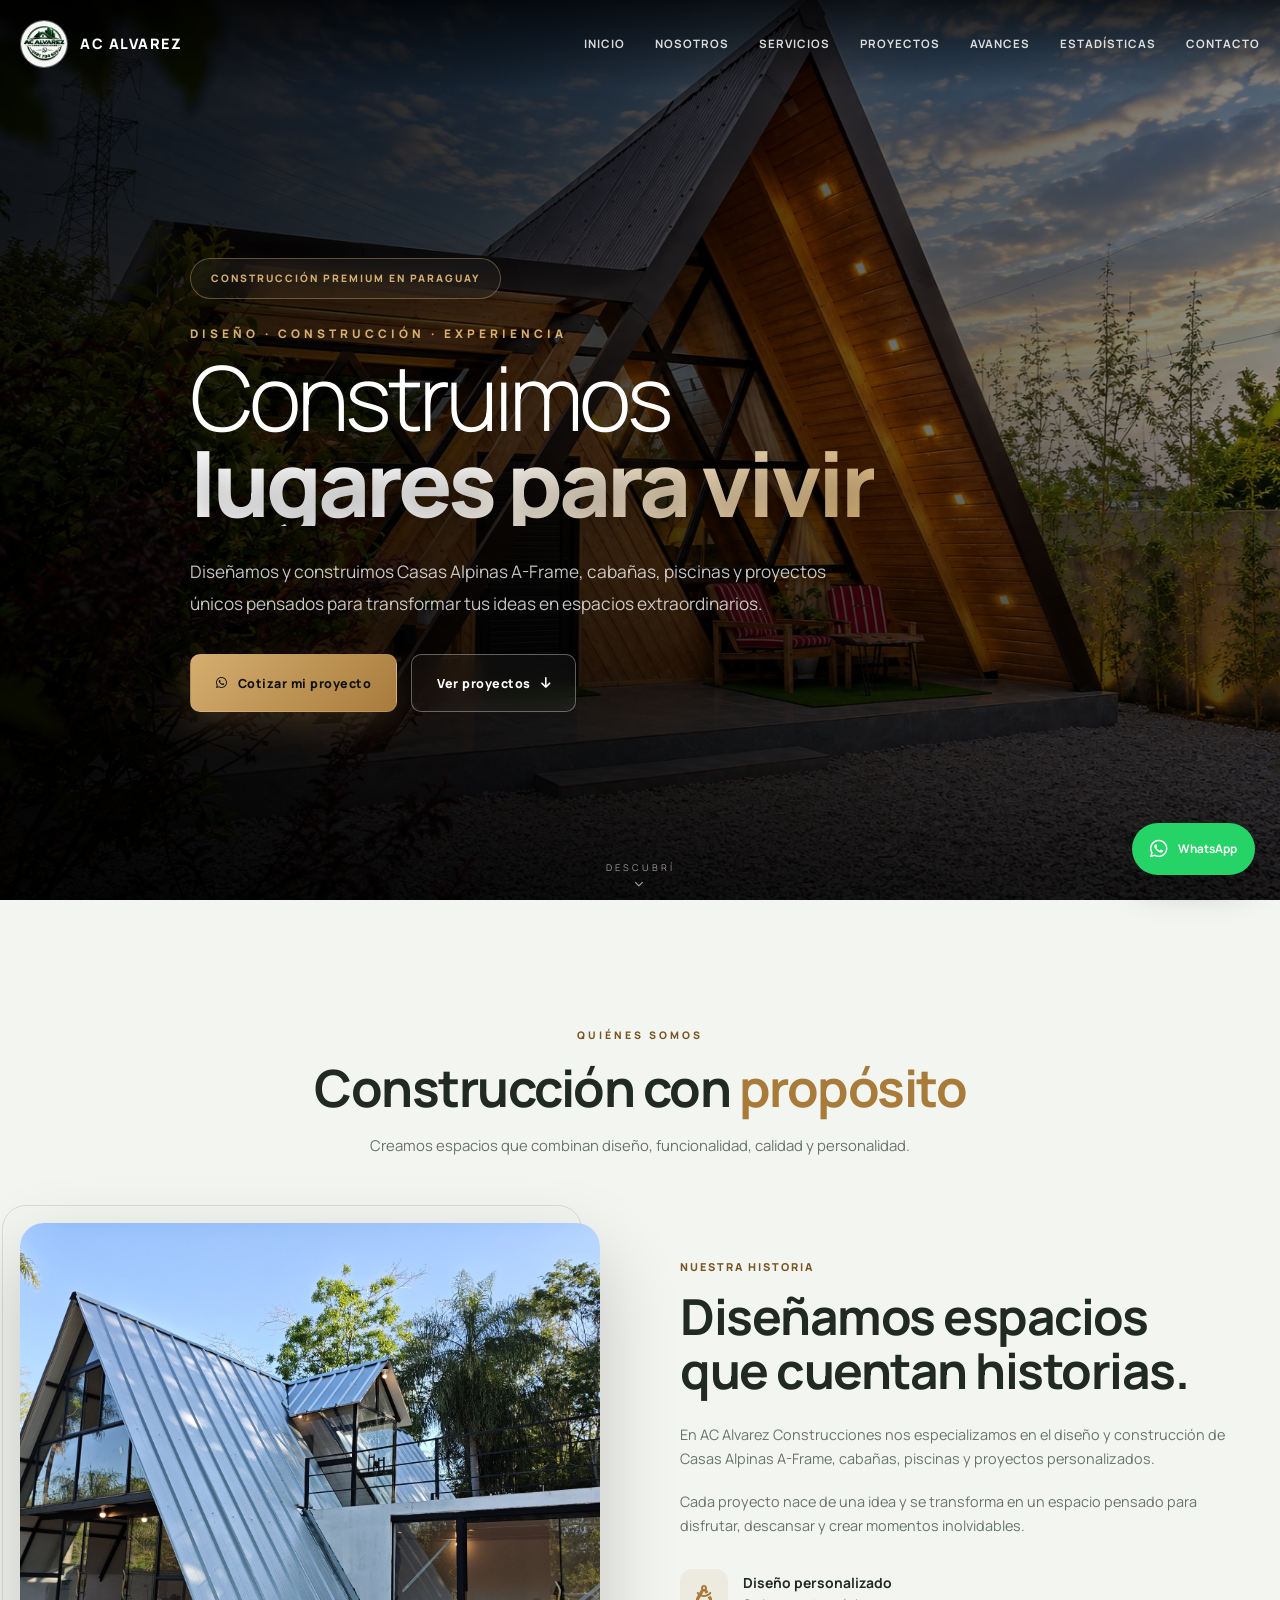
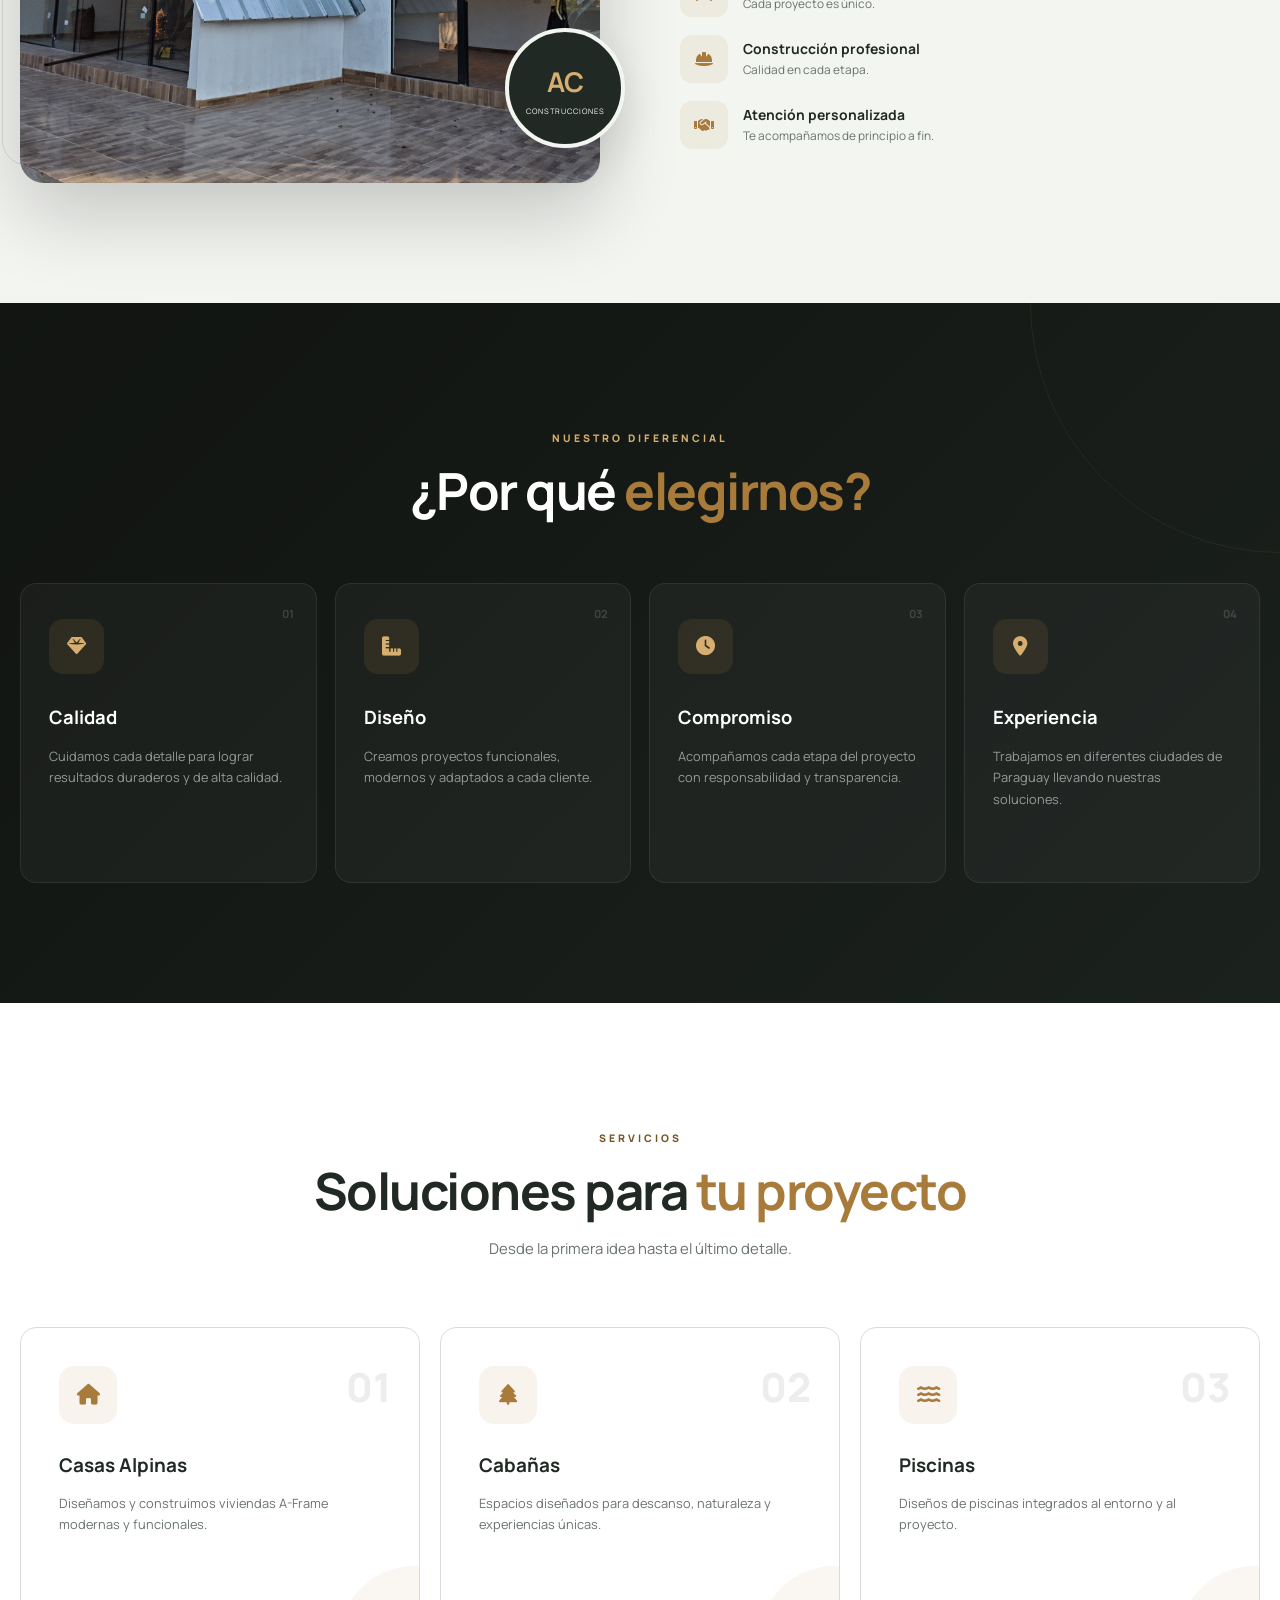
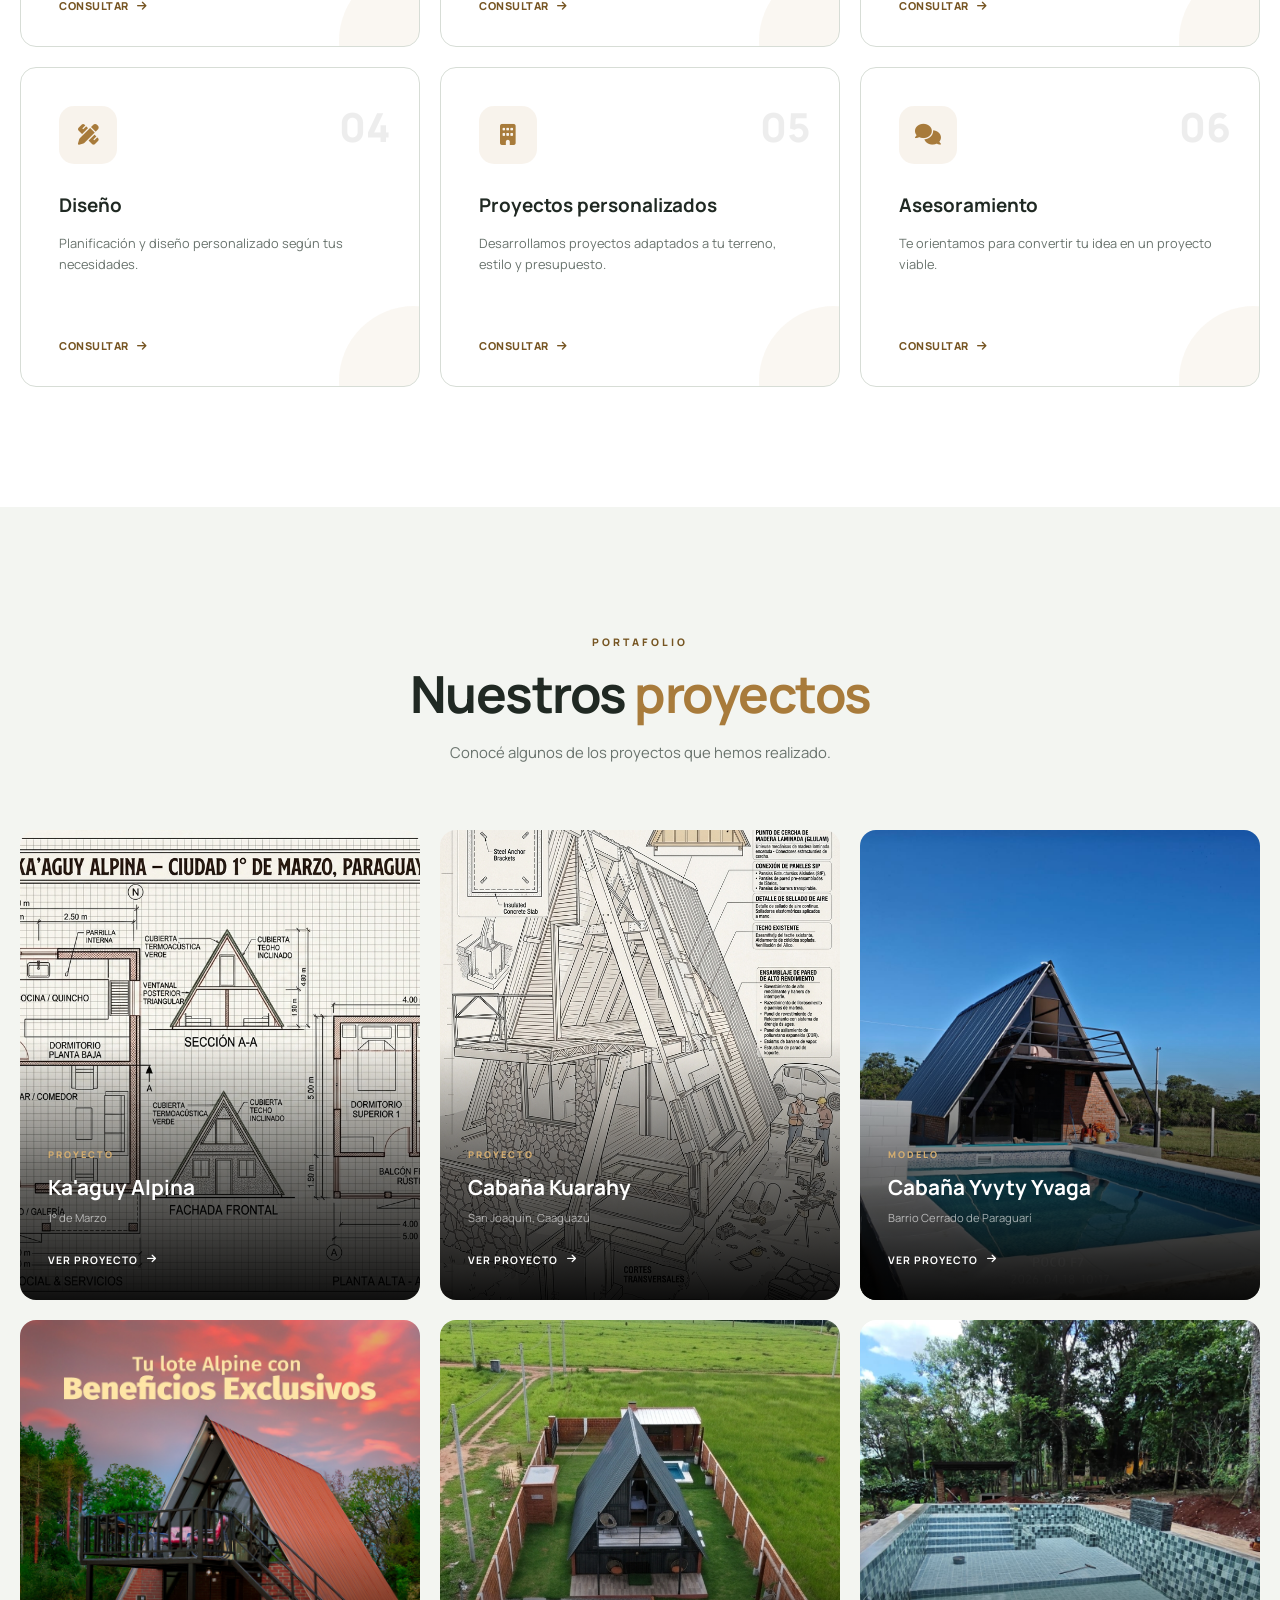
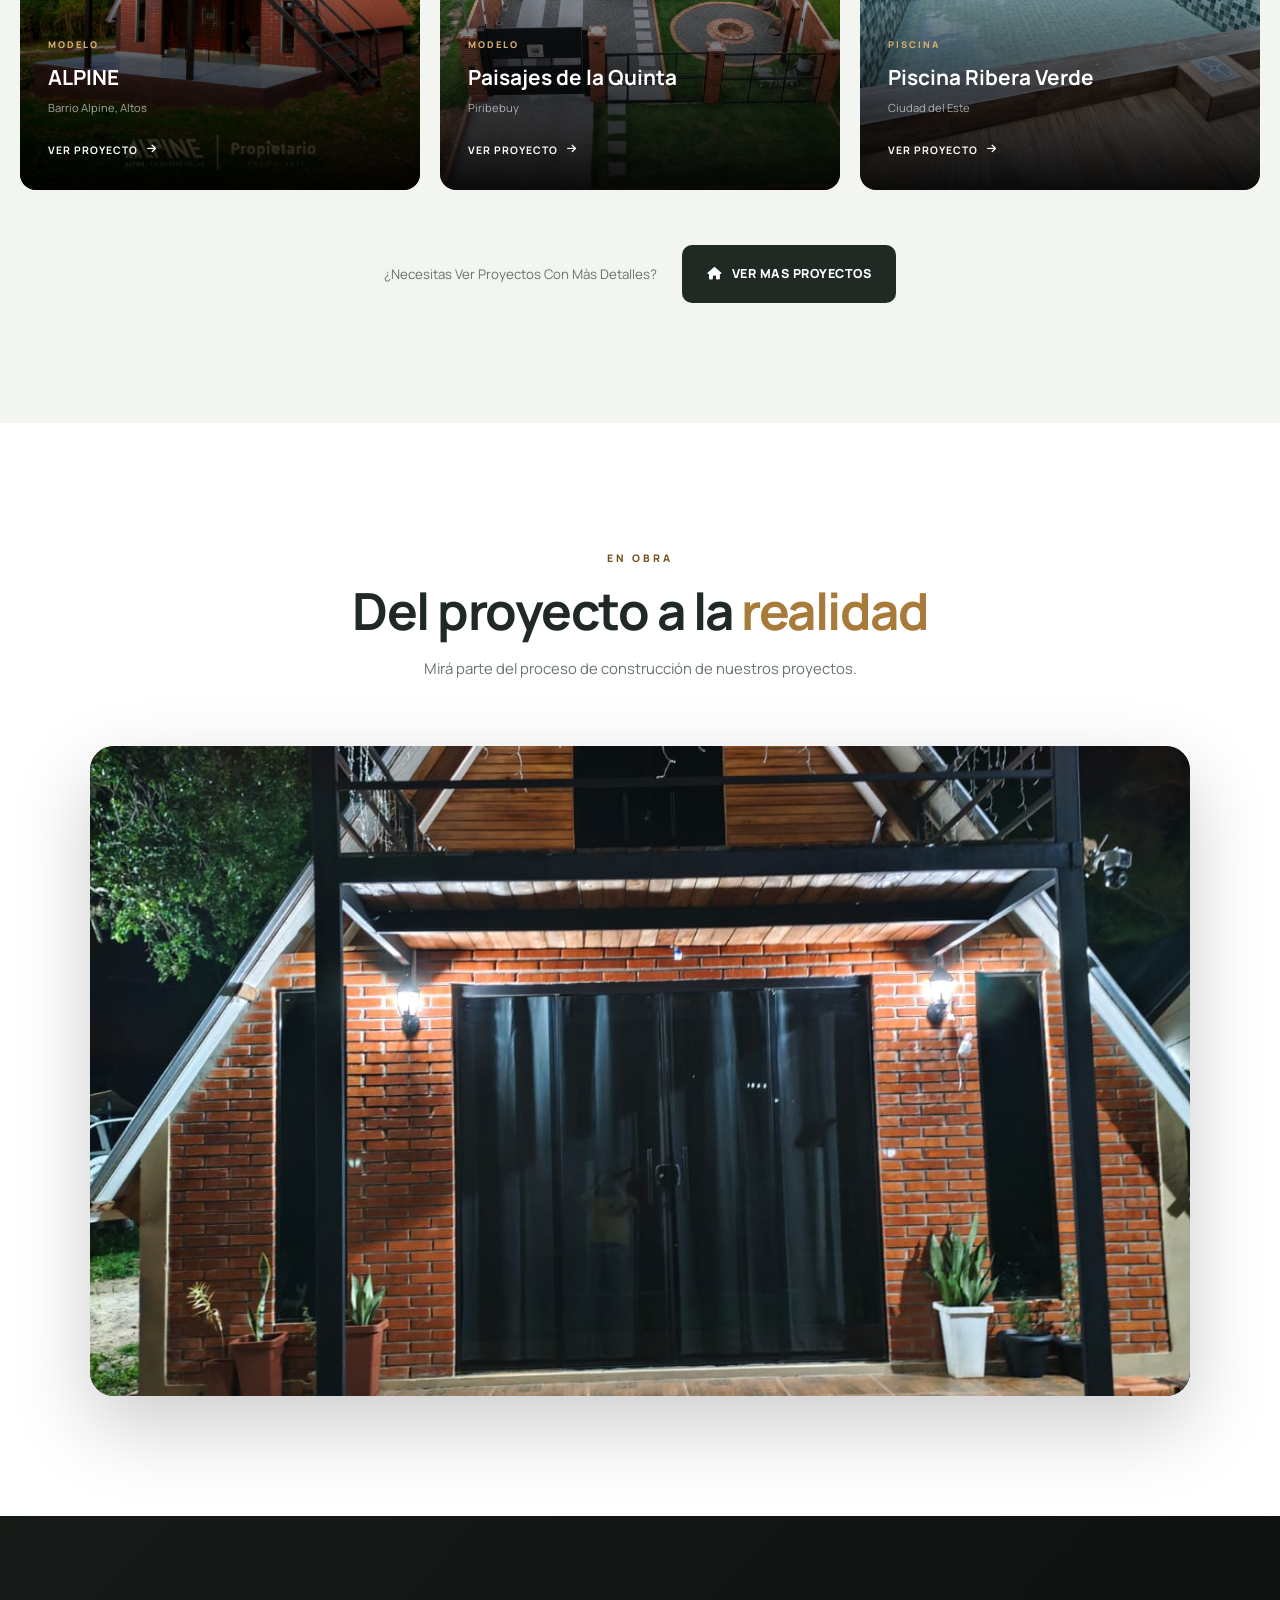
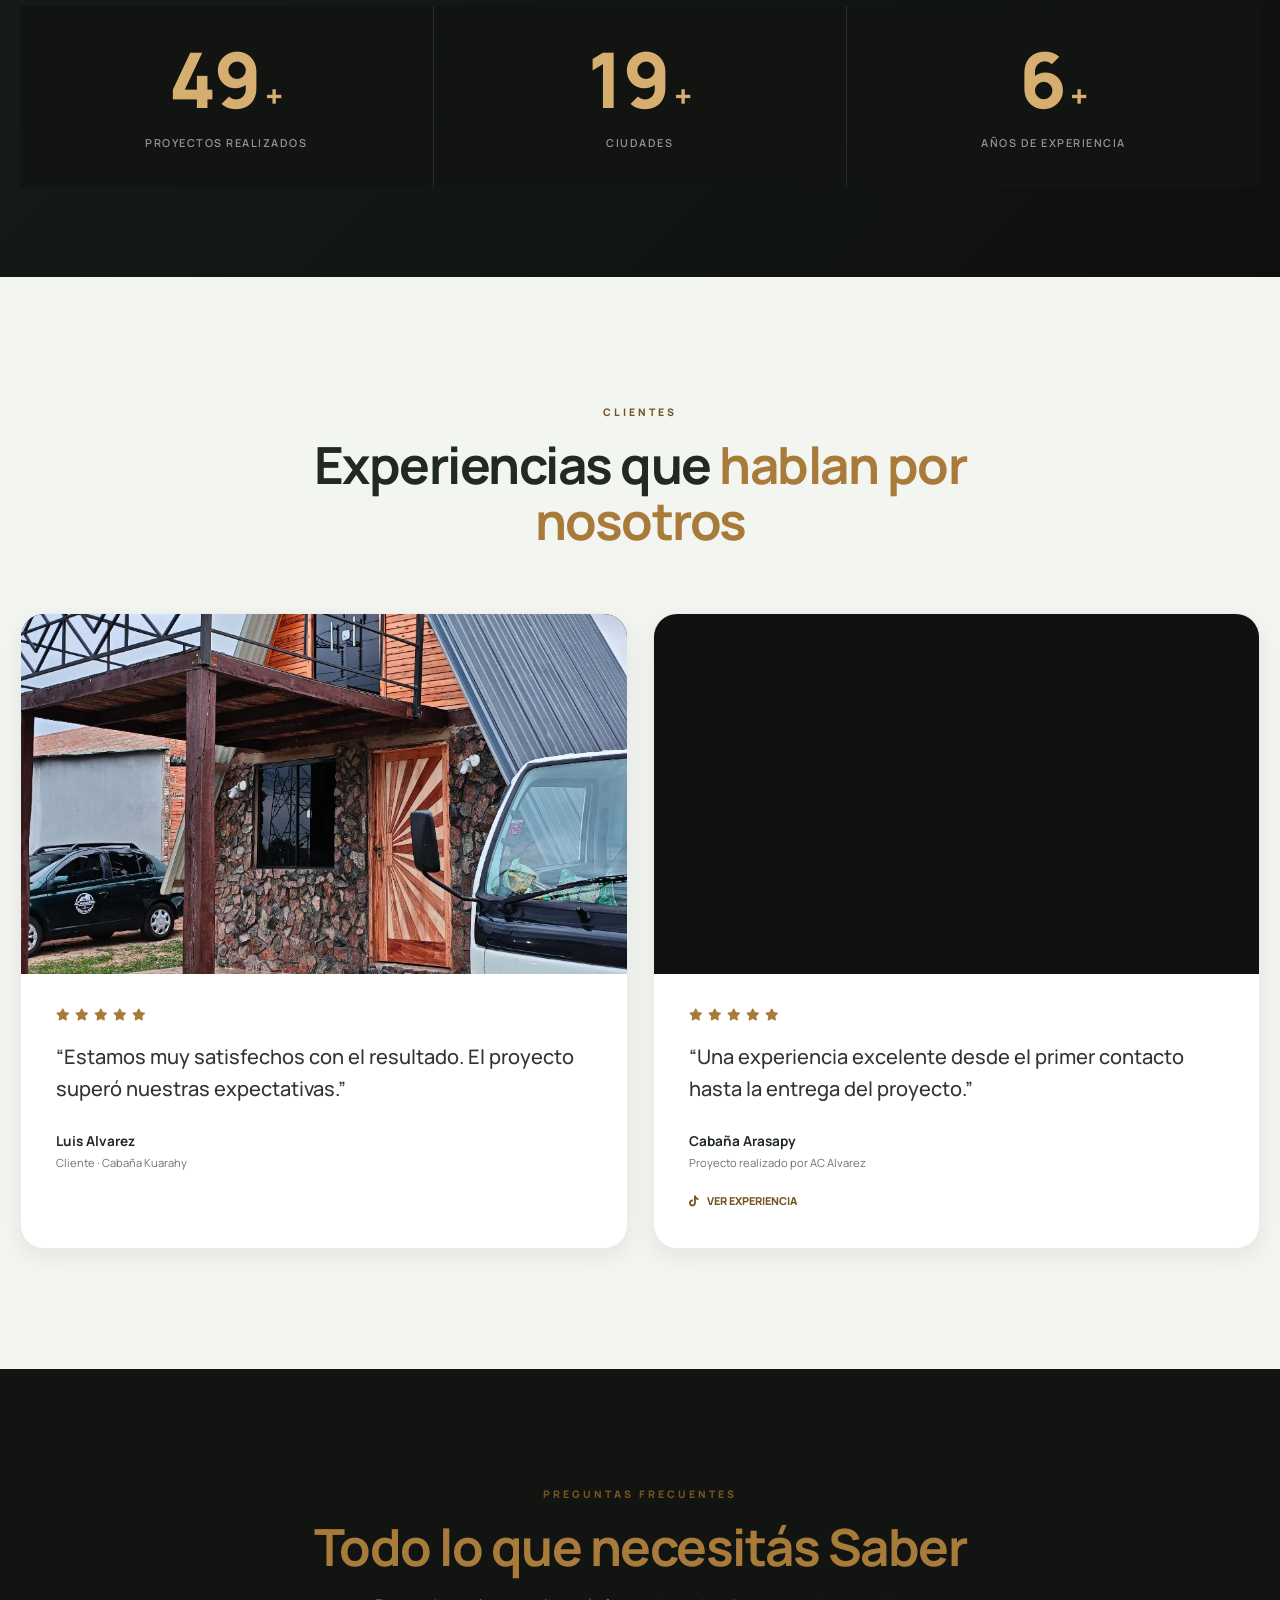
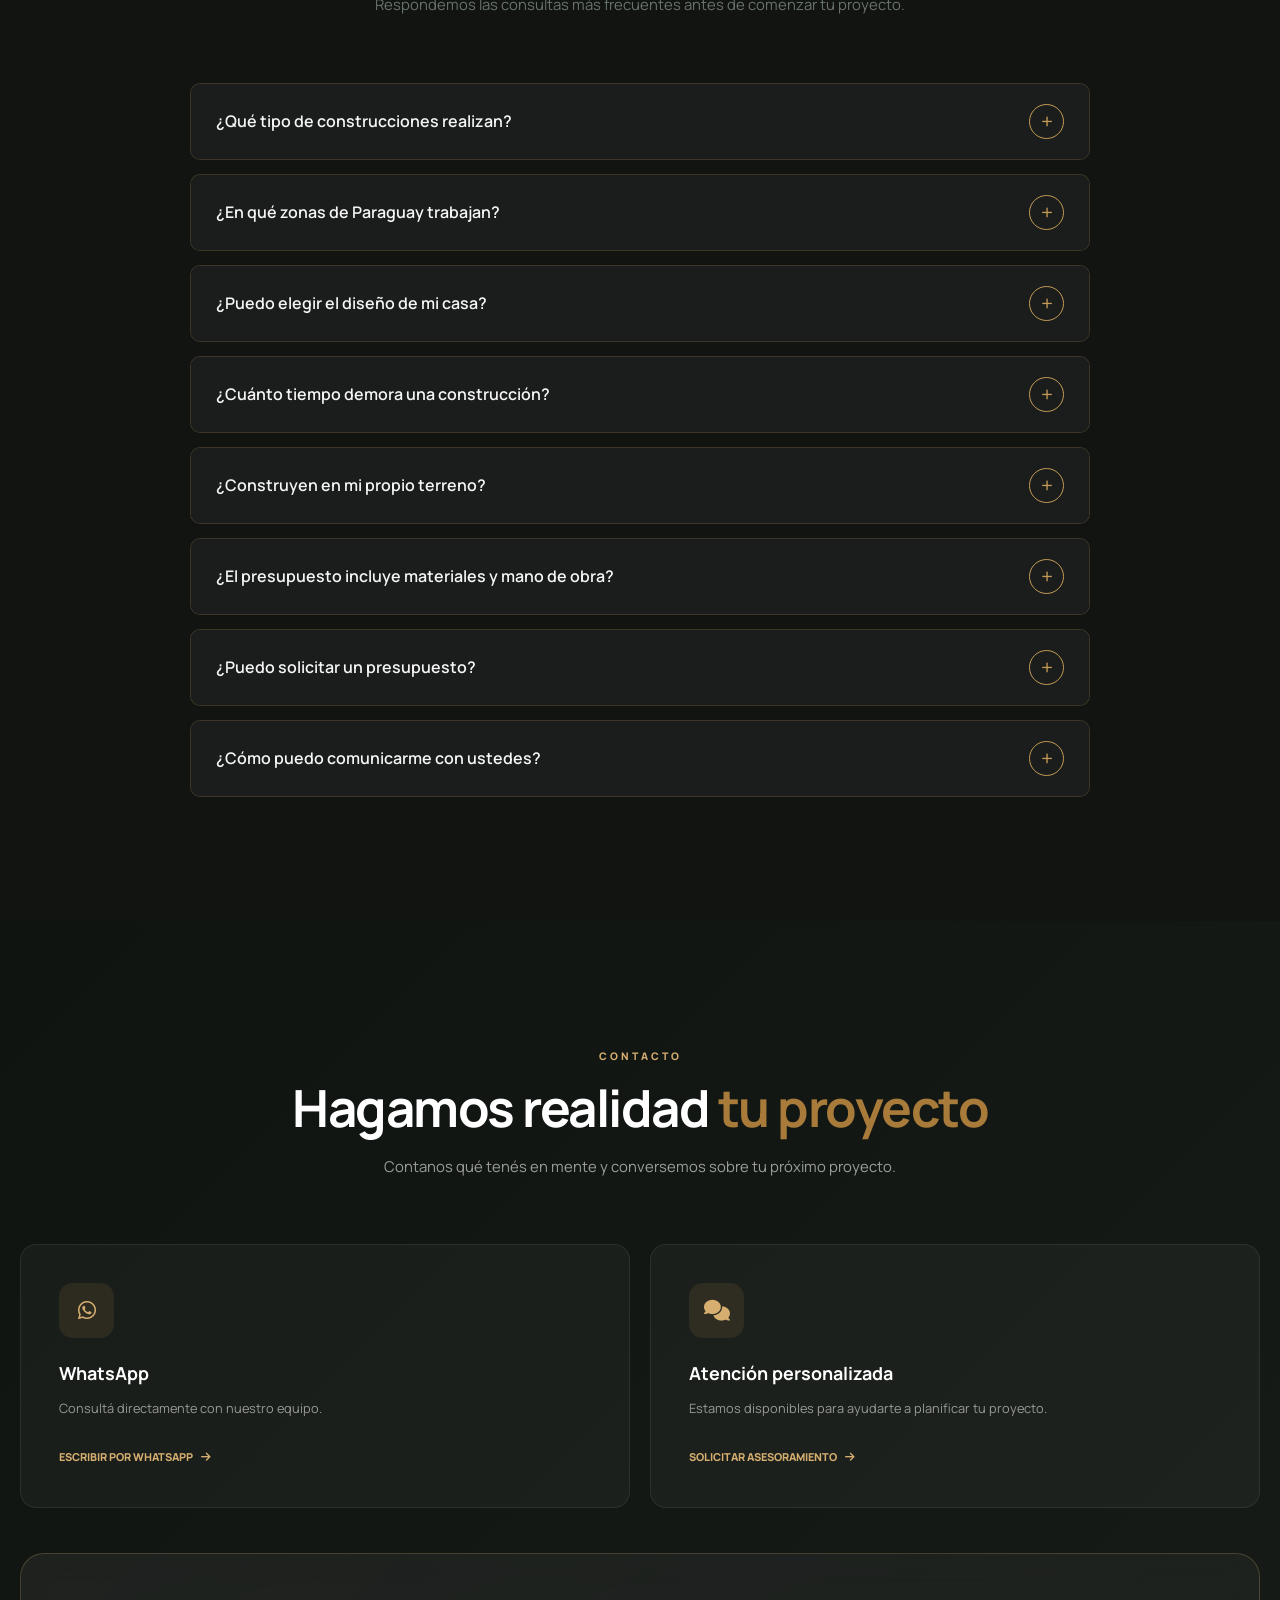
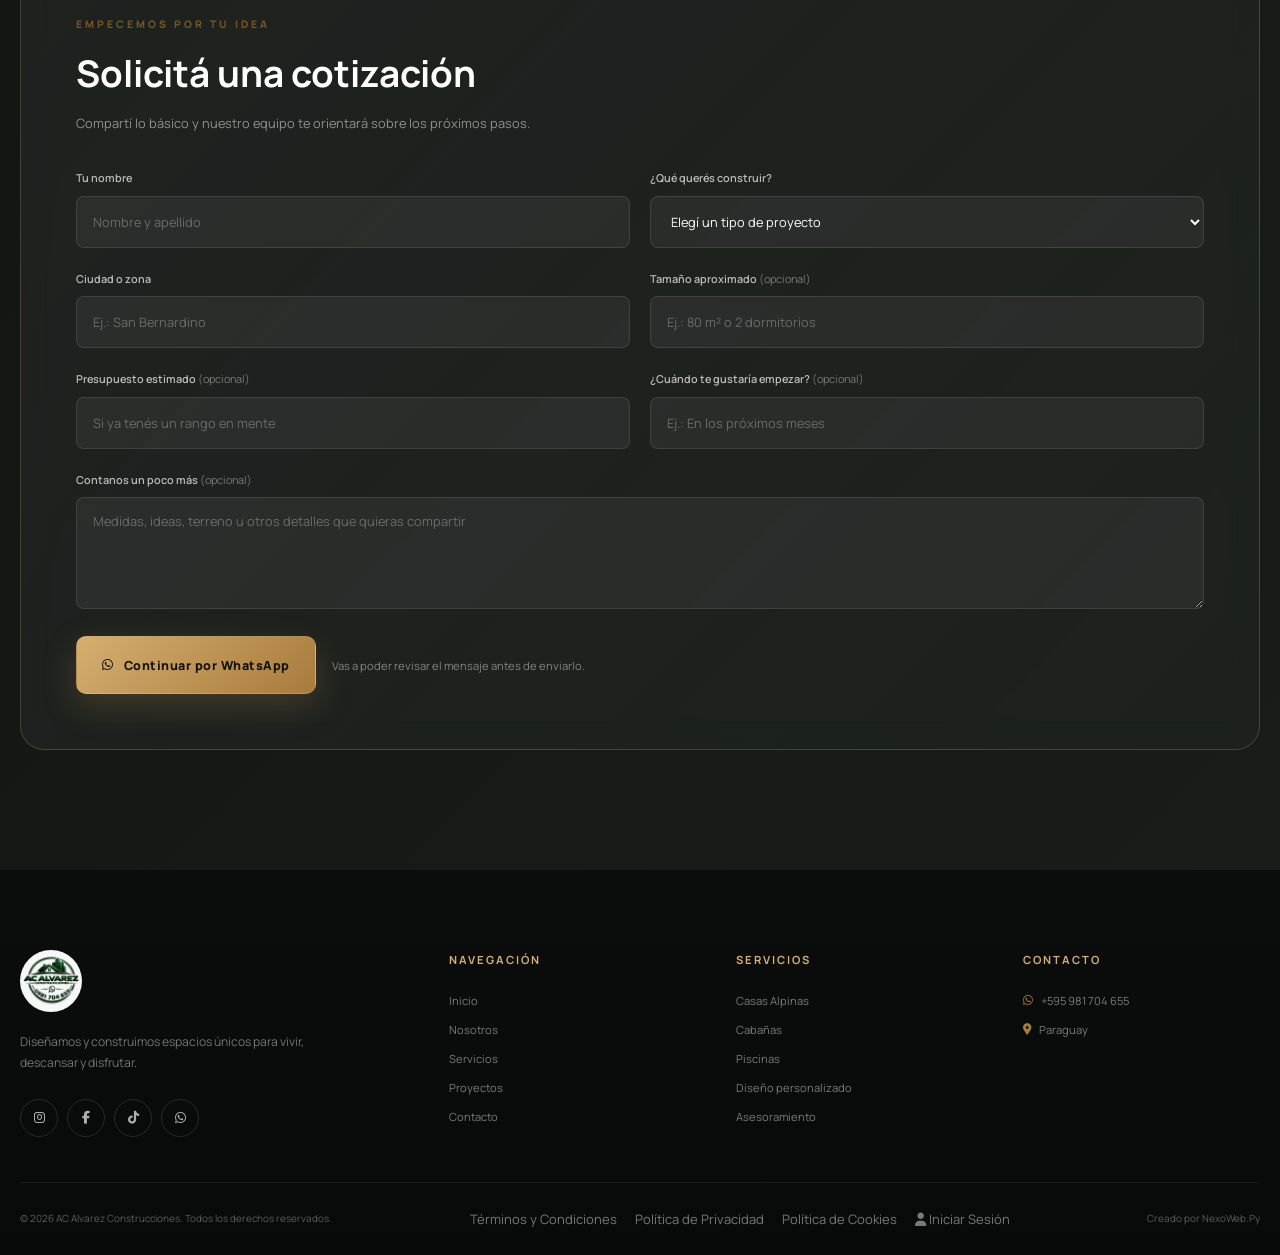
<file: index.html>
<!DOCTYPE html>
<html lang="es-PY">



 <head>

    <!-- =====================================================
         CONFIGURACIÓN PRINCIPAL
    ====================================================== -->

    <meta charset="UTF-8">

    <meta name="viewport"
          content="width=device-width, initial-scale=1, viewport-fit=cover, interactive-widget=resizes-content">

    <meta name="theme-color"
          content="#202923">

    <meta name="color-scheme"
          content="dark light">

    <meta name="format-detection"
          content="telephone=yes">

    <meta name="language"
          content="Spanish">

    <meta name="content-language"
          content="es-PY">


    <!-- =====================================================
         GOOGLE SEARCH CONSOLE
         Mantener el archivo HTML de verificación en la raíz.
    ====================================================== -->

    <!--
    Si utilizaste el método "Archivo HTML",
    NO necesitás esta metaetiqueta.

    Si Google te proporciona una etiqueta HTML,
    colocala aquí:

    <meta name="google-site-verification"
          content="TU_CODIGO">
    -->


    <!-- =====================================================
         SEO PRINCIPAL
    ====================================================== -->

    <title>
        AC Alvarez Construcciones | Casas Alpinas A-Frame en Paraguay
    </title>

    <meta name="description"
          content="AC Alvarez Construcciones diseña y construye Casas Alpinas A-Frame, cabañas, piscinas y proyectos personalizados en Paraguay. Conocé nuestros proyectos y consultá por tu próxima construcción.">

    <meta name="author"
          content="AC Alvarez Construcciones">

    <meta name="publisher"
          content="AC Alvarez Construcciones">

    <meta name="robots"
          content="index, follow, max-image-preview:large, max-snippet:-1, max-video-preview:-1">

    <meta name="googlebot"
          content="index, follow, max-image-preview:large, max-snippet:-1, max-video-preview:-1">


    <!-- =====================================================
         KEYWORDS
         No es un factor principal de ranking para Google,
         pero se mantiene como referencia semántica.
    ====================================================== -->

    <meta name="keywords"
          content="casas alpinas Paraguay, casas A-Frame Paraguay, casas alpinas A-Frame, cabañas Paraguay, construcción Paraguay, casas de madera Paraguay, piscinas Paraguay, construcción de cabañas, proyectos personalizados, AC Alvarez Construcciones">


    <!-- =====================================================
         GEO / SEO LOCAL
    ====================================================== -->

    <meta name="geo.region"
          content="PY">

    <meta name="geo.country"
          content="Paraguay">

    <meta name="geo.placename"
          content="Paraguay">


    <!-- =====================================================
         URL CANÓNICA
    ====================================================== -->

    <link
        rel="canonical"
        href="https://nexowebpy.github.io/Alvarez_Construcciones/"
    >


    <!-- =====================================================
         OPEN GRAPH
         WhatsApp / Facebook / Messenger
    ====================================================== -->

    <meta property="og:type"
          content="website">

    <meta property="og:site_name"
          content="AC Alvarez Construcciones">

    <meta property="og:locale"
          content="es_PY">

    <meta property="og:title"
          content="AC Alvarez Construcciones | Casas Alpinas A-Frame">

    <meta property="og:description"
          content="Diseño y construcción de Casas Alpinas A-Frame, cabañas, piscinas y proyectos personalizados en Paraguay.">

    <meta property="og:url"
          content="https://nexowebpy.github.io/Alvarez_Construcciones/">

    <meta property="og:image"
          content="https://nexowebpy.github.io/Alvarez_Construcciones/Fo1.jpg">

    <meta property="og:image:secure_url"
          content="https://nexowebpy.github.io/Alvarez_Construcciones/Fo1.jpg">

    <meta property="og:image:type"
          content="image/jpeg">

    <meta property="og:image:width"
          content="1200">

    <meta property="og:image:height"
          content="630">

    <meta property="og:image:alt"
          content="AC Alvarez Construcciones - Casas Alpinas A-Frame en Paraguay">


    <!-- =====================================================
         TWITTER / X
    ====================================================== -->

    <meta name="twitter:card"
          content="summary_large_image">

    <meta name="twitter:title"
          content="AC Alvarez Construcciones | Casas Alpinas A-Frame">

    <meta name="twitter:description"
          content="Casas Alpinas A-Frame, cabañas, piscinas y proyectos personalizados en Paraguay.">

    <meta name="twitter:image"
          content="https://nexowebpy.github.io/Alvarez_Construcciones/Fo1.jpg">

    <meta name="twitter:image:alt"
          content="Casa Alpina A-Frame de AC Alvarez Construcciones">


    <!-- =====================================================
         FAVICON
    ====================================================== -->

    <link
        rel="icon"
        type="image/jpeg"
        href="CasaAlpinaLogo.jpeg"
    >

    <link
        rel="apple-touch-icon"
        href="CasaAlpinaLogo.jpeg"
    >


    <!-- =====================================================
         SITEMAP
    ====================================================== -->

    <link
        rel="sitemap"
        type="application/xml"
        title="Sitemap"
        href="sitemap.xml"
    >


    <!-- =====================================================
         GOOGLE FONTS
    ====================================================== -->

    <link rel="preconnect"
          href="https://fonts.googleapis.com">

    <link rel="preconnect"
          href="https://fonts.gstatic.com"
          crossorigin>

    <link
        href="https://fonts.googleapis.com/css2?family=Manrope:wght@300;400;500;600;700;800&display=swap"
        rel="stylesheet"
    >


    <!-- =====================================================
         AOS
    ====================================================== -->

    <link
        rel="stylesheet"
        href="https://unpkg.com/aos@2.3.1/dist/aos.css"
    >


    <!-- =====================================================
         FONT AWESOME
    ====================================================== -->

    <link
        rel="stylesheet"
        href="https://cdnjs.cloudflare.com/ajax/libs/font-awesome/6.5.2/css/all.min.css"
    >


    <!-- =====================================================
         CSS
    ====================================================== -->

    <link
        rel="stylesheet"
        href="style.css"
    >
    


    <!-- =====================================================
         SCHEMA.ORG
         EMPRESA
    ====================================================== -->

    <script type="application/ld+json">
    {
        "@context": "https://schema.org",
        "@type": "ConstructionCompany",

        "@id": "https://nexowebpy.github.io/Alvarez_Construcciones/#organization",

        "name": "AC Alvarez Construcciones",

        "alternateName": "AC Alvarez",

        "url": "https://nexowebpy.github.io/Alvarez_Construcciones/",

        "description": "Diseño y construcción de Casas Alpinas A-Frame, cabañas, piscinas y proyectos personalizados en Paraguay.",

        "logo": {
            "@type": "ImageObject",
            "url": "https://nexowebpy.github.io/Alvarez_Construcciones/CasaAlpinaLogo.jpeg"
        },

        "image": [
            "https://nexowebpy.github.io/Alvarez_Construcciones/Fo1.jpg"
        ],

        "telephone": "+595981704655",

        "priceRange": "$$",

        "currenciesAccepted": "PYG",

        "address": {
            "@type": "PostalAddress",
            "addressCountry": "PY"
        },

        "areaServed": {
            "@type": "Country",
            "name": "Paraguay"
        },

        "knowsAbout": [
            "Casas Alpinas",
            "Casas A-Frame",
            "Cabañas",
            "Construcción de viviendas",
            "Piscinas",
            "Proyectos personalizados"
        ],

        "sameAs": [
            "https://www.instagram.com/alva.rez_construcciones/",
            "https://www.facebook.com/AlvarezConstruccionesPy",
            "https://www.tiktok.com/@alvarezconstrucciones1"
        ]
    }
    </script>


    <!-- =====================================================
         SCHEMA.ORG
         SITIO WEB
    ====================================================== -->

    <script type="application/ld+json">
    {
        "@context": "https://schema.org",
        "@type": "WebSite",

        "@id": "https://nexowebpy.github.io/Alvarez_Construcciones/#website",

        "name": "AC Alvarez Construcciones",

        "url": "https://nexowebpy.github.io/Alvarez_Construcciones/",

        "description": "Sitio web oficial de AC Alvarez Construcciones. Casas Alpinas A-Frame, cabañas, piscinas y proyectos personalizados en Paraguay.",

        "publisher": {
            "@id": "https://nexowebpy.github.io/Alvarez_Construcciones/#organization"
        },

        "inLanguage": "es-PY"
    }
    </script>


    <!-- =====================================================
         SCHEMA.ORG
         BREADCRUMBS
    ====================================================== -->

    <script type="application/ld+json">
    {
        "@context": "https://schema.org",
        "@type": "BreadcrumbList",

        "itemListElement": [
            {
                "@type": "ListItem",
                "position": 1,
                "name": "Inicio",
                "item": "https://nexowebpy.github.io/Alvarez_Construcciones/"
            }
        ]
    }
    </script>


    <!-- =====================================================
         SCHEMA.ORG
         SERVICIOS
    ====================================================== -->

    <script type="application/ld+json">
    {
        "@context": "https://schema.org",
        "@type": "ItemList",

        "name": "Servicios de AC Alvarez Construcciones",

        "itemListElement": [

            {
                "@type": "ListItem",
                "position": 1,
                "item": {
                    "@type": "Service",
                    "name": "Casas Alpinas A-Frame",
                    "description": "Diseño y construcción de Casas Alpinas A-Frame en Paraguay.",
                    "provider": {
                        "@id": "https://nexowebpy.github.io/Alvarez_Construcciones/#organization"
                    },
                    "areaServed": {
                        "@type": "Country",
                        "name": "Paraguay"
                    }
                }
            },

            {
                "@type": "ListItem",
                "position": 2,
                "item": {
                    "@type": "Service",
                    "name": "Construcción de Cabañas",
                    "description": "Diseño y construcción de cabañas en Paraguay.",
                    "provider": {
                        "@id": "https://nexowebpy.github.io/Alvarez_Construcciones/#organization"
                    },
                    "areaServed": {
                        "@type": "Country",
                        "name": "Paraguay"
                    }
                }
            },

            {
                "@type": "ListItem",
                "position": 3,
                "item": {
                    "@type": "Service",
                    "name": "Construcción de Piscinas",
                    "description": "Desarrollo de proyectos de piscinas para espacios residenciales y recreativos.",
                    "provider": {
                        "@id": "https://nexowebpy.github.io/Alvarez_Construcciones/#organization"
                    },
                    "areaServed": {
                        "@type": "Country",
                        "name": "Paraguay"
                    }
                }
            },

            {
                "@type": "ListItem",
                "position": 4,
                "item": {
                    "@type": "Service",
                    "name": "Proyectos Personalizados",
                    "description": "Desarrollo de proyectos de construcción personalizados según las necesidades de cada cliente.",
                    "provider": {
                        "@id": "https://nexowebpy.github.io/Alvarez_Construcciones/#organization"
                    },
                    "areaServed": {
                        "@type": "Country",
                        "name": "Paraguay"
                    }
                }
            }

        ]
    }
    </script>


    <!-- =====================================================
         SCHEMA.ORG
         FAQ
    ====================================================== -->

    <script type="application/ld+json">
    {
        "@context": "https://schema.org",
        "@type": "FAQPage",

        "mainEntity": [

            {
                "@type": "Question",
                "name": "¿Qué construye AC Alvarez Construcciones?",
                "acceptedAnswer": {
                    "@type": "Answer",
                    "text": "AC Alvarez Construcciones diseña y construye Casas Alpinas A-Frame, cabañas, piscinas y proyectos personalizados en Paraguay."
                }
            },

            {
                "@type": "Question",
                "name": "¿Construyen Casas Alpinas A-Frame en Paraguay?",
                "acceptedAnswer": {
                    "@type": "Answer",
                    "text": "Sí. AC Alvarez Construcciones desarrolla proyectos de Casas Alpinas A-Frame en Paraguay."
                }
            },

            {
                "@type": "Question",
                "name": "¿Realizan proyectos personalizados?",
                "acceptedAnswer": {
                    "@type": "Answer",
                    "text": "Sí. Los proyectos pueden adaptarse a las necesidades, características y objetivos de cada cliente."
                }
            },

            {
                "@type": "Question",
                "name": "¿AC Alvarez Construcciones trabaja en Paraguay?",
                "acceptedAnswer": {
                    "@type": "Answer",
                    "text": "Sí. AC Alvarez Construcciones ofrece sus servicios de construcción en Paraguay."
                }
            },

            {
                "@type": "Question",
                "name": "¿Cómo puedo solicitar información sobre un proyecto?",
                "acceptedAnswer": {
                    "@type": "Answer",
                    "text": "Podés comunicarte con AC Alvarez Construcciones al +595 981 704 655 para consultar sobre proyectos y servicios."
                }
            }

        ]
    }
    </script>


</head>

<body class="home-page">


<!-- =========================================================
     LOADER
========================================================= -->

<div class="page-loader"
     id="pageLoader"
     aria-label="Cargando página">

    <div class="loader-content">

        <div class="loader-logo">

            <img
                src="CasaAlpinaLogo.jpeg"
                alt="AC Alvarez Construcciones"
            >

        </div>

        <div class="loader-building">

            <svg
                viewBox="0 0 200 120"
                aria-hidden="true"
            >

                <path
                    d="M20 100 L100 20 L180 100"
                    fill="none"
                    stroke="currentColor"
                    stroke-width="4"
                />

                <path
                    d="M45 100 V75 H155 V100"
                    fill="none"
                    stroke="currentColor"
                    stroke-width="4"
                />

                <path
                    d="M100 20 V100"
                    fill="none"
                    stroke="currentColor"
                    stroke-width="4"
                />

            </svg>

        </div>

        <p>
            Construyendo experiencias...
        </p>

    </div>

</div>


<!-- =========================================================
     NAVBAR
========================================================= -->

<header class="header">

    <nav class="navbar">

        <a
            href="#inicio"
            class="logo"
            aria-label="AC Alvarez Construcciones - Inicio"
        >

            <img
                src="CasaAlpinaLogo.jpeg"
                alt="AC Alvarez Construcciones"
            >

            <span>
                AC ALVAREZ
            </span>

        </a>


        <button
            class="hamburger"
            id="hamburger"
            type="button"
            aria-label="Abrir menú"
            aria-expanded="false"
            aria-controls="nav-links"
        >

            <i class="fas fa-bars"></i>

        </button>


        <div
            class="nav-links"
            id="nav-links"
        >

            <a href="#inicio">
                Inicio
            </a>

            <a href="#nosotros">
                Nosotros
            </a>

            <a href="#servicios">
                Servicios
            </a>

            <a href="#proyectos">
                Proyectos
            </a>

            <a href="#avances">
                Avances
            </a>

            <a href="#estadisticas">
                Estadísticas
            </a>

            <a href="#contacto">
                Contacto
            </a>

         

        </div>

    </nav>

</header>


<main>


<!-- =========================================================
     HERO
========================================================= -->

<section
    class="hero"
    id="inicio"
>

    <div class="hero-background">

        <img
            src="Fo1.jpg"
            alt="Casa Alpina construida por AC Alvarez Construcciones"
        >

    </div>


    <div class="hero-overlay"></div>


    <div
        class="hero-content"
        data-aos="fade-up"
    >

        <div class="hero-badge">
            CONSTRUCCIÓN PREMIUM EN PARAGUAY

        </div>




        <p class="hero-eyebrow">
            DISEÑO · CONSTRUCCIÓN · EXPERIENCIA
        </p>


        <h1>

            Construimos
            <strong>
                lugares para vivir
            </strong>

        </h1>


        <p class="hero-description">

            Diseñamos y construimos Casas Alpinas A-Frame,
            cabañas, piscinas y proyectos únicos pensados
            para transformar tus ideas en espacios extraordinarios.

        </p>


        <div class="hero-buttons">

            <a
                href="https://wa.me/595981704655?text=Hola%20AC%20Alvarez%20Construcciones%2C%20quiero%20consultar%20sobre%20un%20proyecto."
                class="btn btn-primary"
                target="_blank"
                rel="noopener noreferrer"
            >

                <i class="fab fa-whatsapp"></i>

                Cotizar mi proyecto

            </a>


            <a
                href="#proyectos"
                class="btn btn-outline"
            >

                Ver proyectos

                <i class="fas fa-arrow-down"></i>

            </a>

        </div>


    </div>


    <a
        href="#nosotros"
        class="hero-scroll"
        aria-label="Ir a la sección Nosotros"
    >

        <span>
            DESCUBRÍ
        </span>

        <i class="fas fa-chevron-down"></i>

    </a>

</section>


<!-- =========================================================
     NOSOTROS
========================================================= -->

<section
    class="about section"
    id="nosotros"
>

    <div class="container">

        <div
            class="section-heading"
            data-aos="fade-up"
        >

            <span class="section-tag">
                QUIÉNES SOMOS
            </span>

            <h2>
                Construcción con
                <span>propósito</span>
            </h2>

            <p>
                Creamos espacios que combinan diseño,
                funcionalidad, calidad y personalidad.
            </p>

        </div>


        <div class="about-grid">


            <div
                class="about-image"
                data-aos="fade-right"
            >

                <img
                    src="fondo1.jpeg"
                    alt="Proyecto Casa Alpina Ka'aguy"
                    loading="lazy"
                >


                <div class="about-image-badge">

                    <strong>
                        AC
                    </strong>

                    <span>
                        CONSTRUCCIONES
                    </span>

                </div>

            </div>


            <div
                class="about-content"
                data-aos="fade-left"
            >

                <span class="small-title">
                    NUESTRA HISTORIA
                </span>

                <h3>
                    Diseñamos espacios
                    que cuentan historias.
                </h3>

                <p>

                    En AC Alvarez Construcciones nos
                    especializamos en el diseño y construcción
                    de Casas Alpinas A-Frame, cabañas,
                    piscinas y proyectos personalizados.

                </p>

                <p>

                    Cada proyecto nace de una idea y se
                    transforma en un espacio pensado para
                    disfrutar, descansar y crear momentos
                    inolvidables.

                </p>


                <div class="about-features">

                    <div class="feature">

                        <i class="fas fa-drafting-compass"></i>

                        <div>

                            <strong>
                                Diseño personalizado
                            </strong>

                            <span>
                                Cada proyecto es único.
                            </span>

                        </div>

                    </div>


                    <div class="feature">

                        <i class="fas fa-hard-hat"></i>

                        <div>

                            <strong>
                                Construcción profesional
                            </strong>

                            <span>
                                Calidad en cada etapa.
                            </span>

                        </div>

                    </div>


                    <div class="feature">

                        <i class="fas fa-handshake"></i>

                        <div>

                            <strong>
                                Atención personalizada
                            </strong>

                            <span>
                                Te acompañamos de principio a fin.
                            </span>

                        </div>

                    </div>

                </div>

            </div>

        </div>

    </div>

</section>


<!-- =========================================================
     POR QUÉ ELEGIRNOS
========================================================= -->

<section
    class="why-us section dark-section"
>

    <div class="container">

        <div
            class="section-heading light"
            data-aos="fade-up"
        >

            <span class="section-tag">
                NUESTRO DIFERENCIAL
            </span>

            <h2>
                ¿Por qué
                <span>elegirnos?</span>
            </h2>

        </div>


        <div class="why-grid">


            <article
                class="why-card"
                data-aos="fade-up"
                data-aos-delay="100"
            >

                <div class="why-icon">

                    <i class="fas fa-gem"></i>

                </div>

                <span>
                    01
                </span>

                <h3>
                    Calidad
                </h3>

                <p>
                    Cuidamos cada detalle para lograr
                    resultados duraderos y de alta calidad.
                </p>

            </article>


            <article
                class="why-card"
                data-aos="fade-up"
                data-aos-delay="200"
            >

                <div class="why-icon">

                    <i class="fas fa-ruler-combined"></i>

                </div>

                <span>
                    02
                </span>

                <h3>
                    Diseño
                </h3>

                <p>
                    Creamos proyectos funcionales,
                    modernos y adaptados a cada cliente.
                </p>

            </article>


            <article
                class="why-card"
                data-aos="fade-up"
                data-aos-delay="300"
            >

                <div class="why-icon">

                    <i class="fas fa-clock"></i>

                </div>

                <span>
                    03
                </span>

                <h3>
                    Compromiso
                </h3>

                <p>
                    Acompañamos cada etapa del proyecto
                    con responsabilidad y transparencia.
                </p>

            </article>


            <article
                class="why-card"
                data-aos="fade-up"
                data-aos-delay="400"
            >

                <div class="why-icon">

                    <i class="fas fa-location-dot"></i>

                </div>

                <span>
                    04
                </span>

                <h3>
                    Experiencia
                </h3>

                <p>
                    Trabajamos en diferentes ciudades
                    de Paraguay llevando nuestras soluciones.
                </p>

            </article>

        </div>

    </div>

</section>


<!-- =========================================================
     SERVICIOS
========================================================= -->

<section
    class="services section"
    id="servicios"
>

    <div class="container">

        <div
            class="section-heading"
            data-aos="fade-up"
        >

            <span class="section-tag">
                SERVICIOS
            </span>

            <h2>
                Soluciones para
                <span>tu proyecto</span>
            </h2>

            <p>
                Desde la primera idea hasta el último detalle.
            </p>

        </div>


        <div class="services-grid">


            <article
                class="service-card"
                data-aos="fade-up"
            >

                <div class="service-number">
                    01
                </div>

                <i class="fas fa-house"></i>

                <h3>
                    Casas Alpinas
                </h3>

                <p>
                    Diseñamos y construimos viviendas
                    A-Frame modernas y funcionales.
                </p>

                <a href="#contacto">
                    Consultar
                    <i class="fas fa-arrow-right"></i>
                </a>

            </article>


            <article
                class="service-card"
                data-aos="fade-up"
                data-aos-delay="100"
            >

                <div class="service-number">
                    02
                </div>

                <i class="fas fa-tree"></i>

                <h3>
                    Cabañas
                </h3>

                <p>
                    Espacios diseñados para descanso,
                    naturaleza y experiencias únicas.
                </p>

                <a href="#contacto">
                    Consultar
                    <i class="fas fa-arrow-right"></i>
                </a>

            </article>


            <article
                class="service-card"
                data-aos="fade-up"
                data-aos-delay="200"
            >

                <div class="service-number">
                    03
                </div>

                <i class="fas fa-water"></i>

                <h3>
                    Piscinas
                </h3>

                <p>
                    Diseños de piscinas integrados
                    al entorno y al proyecto.
                </p>

                <a href="#contacto">
                    Consultar
                    <i class="fas fa-arrow-right"></i>
                </a>

            </article>


            <article
                class="service-card"
                data-aos="fade-up"
                data-aos-delay="300"
            >

                <div class="service-number">
                    04
                </div>

                <i class="fas fa-pencil-ruler"></i>

                <h3>
                    Diseño
                </h3>

                <p>
                    Planificación y diseño personalizado
                    según tus necesidades.
                </p>

                <a href="#contacto">
                    Consultar
                    <i class="fas fa-arrow-right"></i>
                </a>

            </article>


            <article
                class="service-card"
                data-aos="fade-up"
                data-aos-delay="400"
            >

                <div class="service-number">
                    05
                </div>

                <i class="fas fa-building"></i>

                <h3>
                    Proyectos personalizados
                </h3>

                <p>
                    Desarrollamos proyectos adaptados
                    a tu terreno, estilo y presupuesto.
                </p>

                <a href="#contacto">
                    Consultar
                    <i class="fas fa-arrow-right"></i>
                </a>

            </article>


            <article
                class="service-card"
                data-aos="fade-up"
                data-aos-delay="500"
            >

                <div class="service-number">
                    06
                </div>

                <i class="fas fa-comments"></i>

                <h3>
                    Asesoramiento
                </h3>

                <p>
                    Te orientamos para convertir tu idea
                    en un proyecto viable.
                </p>

                <a href="#contacto">
                    Consultar
                    <i class="fas fa-arrow-right"></i>
                </a>

            </article>

        </div>

    </div>

</section>


<!-- =========================================================
     PROYECTOS
========================================================= -->

<section
    class="projects section"
    id="proyectos"
>

    <div class="container">


        <div
            class="section-heading"
            data-aos="fade-up"
        >

            <span class="section-tag">
                PORTAFOLIO
            </span>

            <h2>
                Nuestros
                <span>proyectos</span>
            </h2>

            <p>
                Conocé algunos de los proyectos que
                hemos realizado.
            </p>

        </div>


        <!-- FILTROS -->

        


        <!-- GALERÍA -->

        <div class="projects-grid">


            <!-- PROYECTO 1 -->

            <article
                class="project-card"
                data-category="proyectos"
                data-aos="fade-up"
            >

                <div class="project-image">

                    <video
                        muted
                        loop
                        playsinline
                        preload="metadata"
                        poster="Ka’aguyAlpina.jpg"
                    >

                        <source
                            src="CasaAlpina1deMarzo1.mp4"
                            type="video/mp4"
                        >

                    </video>


                    <div class="project-overlay">

                        <span class="project-category">
                            PROYECTO
                        </span>

                        <h3>
                            Ka'aguy Alpina
                        </h3>

                        <p>
                            1° de Marzo
                        </p>


                        <button
                            class="view-project"
                            type="button"
                            data-image="Ka’aguyAlpina.jpg"
                            data-title="Ka'aguy Alpina"
                            data-location="1° de Marzo, Paraguay"
                            data-description="Proyecto de Casa Alpina diseñado para integrarse con el entorno natural, combinando diseño, comodidad y funcionalidad."
                            data-whatsapp="Hola AC Alvarez Construcciones, me interesa conocer más sobre el proyecto Ka'aguy Alpina."
                        >

                            Ver proyecto

                            <i class="fas fa-arrow-right"></i>

                        </button>

                    </div>

                </div>

            </article>


            <!-- PROYECTO 2 -->

            <article
                class="project-card"
                data-category="proyectos"
                data-aos="fade-up"
                data-aos-delay="100"
            >

                <div class="project-image">

                    <video
                        muted
                        loop
                        playsinline
                        preload="metadata"
                        poster="CabañaKuarahy.jpg"
                    >

                        <source
                            src="CasaAlpinaSanJoaquin.mp4"
                            type="video/mp4"
                        >

                    </video>


                    <div class="project-overlay">

                        <span class="project-category">
                            PROYECTO
                        </span>

                        <h3>
                            Cabaña Kuarahy
                        </h3>

                        <p>
                            San Joaquín, Caaguazú
                        </p>


                        <button
                            class="view-project"
                            type="button"
                            data-image="CabañaKuarahy.jpg"
                            data-title="Cabaña Kuarahy"
                            data-location="San Joaquín, Caaguazú"
                            data-description="Cabaña diseñada para disfrutar de la naturaleza, combinando arquitectura alpina, confort y una estética moderna."
                            data-whatsapp="Hola AC Alvarez Construcciones, me interesa conocer más sobre la Cabaña Kuarahy."
                        >

                            Ver proyecto

                            <i class="fas fa-arrow-right"></i>

                        </button>

                    </div>

                </div>

            </article>


            <!-- MODELO 1 -->

            <article
                class="project-card"
                data-category="modelo piscina"
                data-aos="fade-up"
            >

                <div class="project-image">

                    <img
                        src="6.jpeg"
                        alt="Cabaña Yvyty Yvaga"
                        loading="lazy"
                    >


                    <div class="project-overlay">

                        <span class="project-category">
                            MODELO
                        </span>

                        <h3>
                            Cabaña Yvyty Yvaga
                        </h3>

                        <p>
                            Barrio Cerrado de Paraguarí
                        </p>


                        <button
                            class="view-project"
                            type="button"
                            data-image="CabañaYvytyYvaga.jpg"
                            data-title="Cabaña Yvyty Yvaga"
                            data-location="Barrio Cerrado de Paraguarí"
                            data-description="Modelo de cabaña alpina pensado para combinar naturaleza, descanso y una experiencia arquitectónica diferente."
                            data-whatsapp="Hola AC Alvarez Construcciones, me interesa el modelo Cabaña Yvyty Yvaga."
                        >

                            Ver proyecto

                            <i class="fas fa-arrow-right"></i>

                        </button>

                    </div>

                </div>

            </article>


            <!-- MODELO 2 -->

            <article
                class="project-card"
                data-category="modelo"
                data-aos="fade-up"
                data-aos-delay="100"
            >

                <div class="project-image">

                    <img
                        src="Alpine.jpg"
                        alt="Modelo Alpine"
                        loading="lazy"
                    >


                    <div class="project-overlay">

                        <span class="project-category">
                            MODELO
                        </span>

                        <h3>
                            ALPINE
                        </h3>

                        <p>
                            Barrio Alpine, Altos
                        </p>


                        <button
                            class="view-project"
                            type="button"
                            data-image="Alpine1.jpg"
                            data-title="ALPINE"
                            data-location="Barrio Alpine, Altos"
                            data-description="Modelo de Casa Alpina con una propuesta moderna y acogedora."
                            data-whatsapp="Hola AC Alvarez Construcciones, me interesa el modelo ALPINE."
                        >

                            Ver proyecto

                            <i class="fas fa-arrow-right"></i>

                        </button>

                    </div>

                </div>

            </article>


            <!-- MODELO 3 -->

            <article
                class="project-card"
                data-category="modelo"
                data-aos="fade-up"
                data-aos-delay="200"
            >

                <div class="project-image">

                    <img
                        src="Cabaña.jpg"
                        alt="Paisajes de la Quinta"
                        loading="lazy"
                    >


                    <div class="project-overlay">

                        <span class="project-category">
                            MODELO
                        </span>

                        <h3>
                            Paisajes de la Quinta
                        </h3>

                        <p>
                            Piribebuy
                        </p>


                        <button
                            class="view-project"
                            type="button"
                            data-image="Cabala.jpg"
                            data-title="Paisajes de la Quinta"
                            data-location="Piribebuy, Paraguay"
                            data-description="Proyecto de cabaña pensado para aprovechar al máximo el entorno natural y generar un espacio de descanso."
                            data-whatsapp="Hola AC Alvarez Construcciones, me interesa conocer más sobre Paisajes de la Quinta."
                        >

                            Ver proyecto

                            <i class="fas fa-arrow-right"></i>

                        </button>

                    </div>

                </div>

            </article>


            <!-- PISCINA -->

            <article
                class="project-card"
                data-category="piscina modelo"
                data-aos="fade-up"
                data-aos-delay="300"
            >

                <div class="project-image">

                    <img
                        src="1.jpeg"
                        alt="Piscina Ribera Verde"
                        loading="lazy"
                    >


                    <div class="project-overlay">

                        <span class="project-category">
                            PISCINA
                        </span>

                        <h3>
                            Piscina Ribera Verde
                        </h3>

                        <p>
                            Ciudad del Este
                        </p>


                        <button
                            class="view-project"
                            type="button"
                            data-image="P1.jpg"
                            data-title="Piscina Ribera Verde"
                            data-location="Ciudad del Este"
                            data-description="Proyecto de piscina diseñado para complementar el espacio exterior y crear un ambiente ideal para disfrutar."
                            data-whatsapp="Hola AC Alvarez Construcciones, me interesa conocer más sobre la Piscina Ribera Verde."
                        >

                            Ver proyecto

                            <i class="fas fa-arrow-right"></i>

                        </button>

                    </div>

                </div>

            </article>

        </div>


        <!-- CTA -->

        <div
            class="projects-cta"
            data-aos="fade-up"
        >

            <p>
                ¿Necesitas Ver Proyectos Con Màs Detalles?
            </p>

            <a
    href="proyectos.php"
    class="btn btn-dark"
>

                <i class="fas fa-home"></i>

                VER MAS PROYECTOS

            </a>

        </div>

    </div>

</section>


<!-- =========================================================
     LIGHTBOX
========================================================= -->

<div
    class="lightbox"
    id="projectLightbox"
    aria-hidden="true"
    role="dialog"
    aria-modal="true"
    aria-label="Detalle del proyecto"
>

    <button
        class="lightbox-close"
        id="lightboxClose"
        type="button"
        aria-label="Cerrar"
    >

        <i class="fas fa-xmark"></i>

    </button>


    <button
        class="lightbox-nav lightbox-prev"
        id="lightboxPrev"
        type="button"
        aria-label="Proyecto anterior"
    >

        <i class="fas fa-chevron-left"></i>

    </button>


    <div class="lightbox-content">


        <div class="lightbox-image-container">

            <img
                id="lightboxImage"
                alt=""
            >

        </div>


        <div class="lightbox-info">

            <span
                id="lightboxCounter"
                class="lightbox-counter"
            >
                1 / 6
            </span>


            <h2 id="lightboxTitle">
                Proyecto
            </h2>


            <p
                id="lightboxLocation"
                class="lightbox-location"
            >
            </p>


            <p
                id="lightboxDescription"
                class="lightbox-description"
            >
            </p>


            <a
                id="lightboxWhatsapp"
                class="btn btn-primary"
                href="#"
                target="_blank"
                rel="noopener noreferrer"
            >

                <i class="fab fa-whatsapp"></i>

                Consultar este proyecto

            </a>

        </div>

    </div>


    <button
        class="lightbox-nav lightbox-next"
        id="lightboxNext"
        type="button"
        aria-label="Proyecto siguiente"
    >

        <i class="fas fa-chevron-right"></i>

    </button>

</div>


<!-- =========================================================
     AVANCES
========================================================= -->

<section
    class="video-section section"
    id="avances"
>

    <div class="container">


        <div
            class="section-heading"
            data-aos="fade-up"
        >

            <span class="section-tag">
                EN OBRA
            </span>

            <h2>
                Del proyecto a la
                <span>realidad</span>
            </h2>

            <p>
                Mirá parte del proceso de construcción
                de nuestros proyectos.
            </p>

        </div>


        <div
            class="main-video"
            data-aos="zoom-in"
        >

            <video
    class="main-video"
    autoplay
    muted
    loop
    playsinline
    preload="metadata"
    poster="3.jpeg"
>
    <source
        src="video-obra.mp4"
        type="video/mp4"
    >

    Tu navegador no soporta videos HTML5.
</video>

        </div>

    </div>

</section>


<!-- =========================================================
     ESTADÍSTICAS
========================================================= -->

<section
    class="stats-section"
    id="estadisticas"
>

    <div class="container">


        <div class="stats-grid">


            <div
                class="stat-item"
                data-aos="fade-up"
            >

                <span
                    class="stat-number"
                    data-target="50"
                >
                    0
                </span>

                <span class="stat-plus">
                    +
                </span>

                <p>
                    Proyectos realizados
                </p>

            </div>


            <div
                class="stat-item"
                data-aos="fade-up"
                data-aos-delay="100"
            >

                <span
                    class="stat-number"
                    data-target="20"
                >
                    0
                </span>

                <span class="stat-plus">
                    +
                </span>

                <p>
                    Ciudades
                </p>

            </div>


            <div
                class="stat-item"
                data-aos="fade-up"
                data-aos-delay="200"
            >

                <span
                    class="stat-number"
                    data-target="7"
                >
                    0
                </span>

                <span class="stat-plus">
                    +
                </span>

                <p>
                    Años de experiencia
                </p>

            </div>

        </div>

    </div>

</section>


<!-- =========================================================
     TESTIMONIOS
========================================================= -->

<section
    class="testimonials section"
>

    <div class="container">


        <div
            class="section-heading"
            data-aos="fade-up"
        >

            <span class="section-tag">
                CLIENTES
            </span>

            <h2>
                Experiencias que
                <span>hablan por nosotros</span>
            </h2>

        </div>


        <div class="testimonials-grid">


            <!-- TESTIMONIO 1 -->

            <article
                class="testimonial-card"
                data-aos="fade-right"
            >

                <div class="testimonial-gallery">

                    <div class="carousel-track">


                        <div class="carousel-slide">

                            <img
                                src="Testimonio11.jpeg"
                                alt="Proyecto Cabaña Kuarahy"
                                loading="lazy"
                            >

                        </div>


                        <div class="carousel-slide">

                            <img
                                src="Testimonio12.jpeg"
                                alt="Proyecto Cabaña Kuarahy"
                                loading="lazy"
                            >

                        </div>


                        <div class="carousel-slide">

                            <img
                                src="Testimonio13.jpeg"
                                alt="Proyecto Cabaña Kuarahy"
                                loading="lazy"
                            >

                        </div>


                        <div class="carousel-slide">

                            <img
                                src="Testimonio14.jpeg"
                                alt="Proyecto Cabaña Kuarahy"
                                loading="lazy"
                            >

                        </div>


                        <div class="carousel-slide">

                            <img
                                src="Testimonio15.jpeg"
                                alt="Proyecto Cabaña Kuarahy"
                                loading="lazy"
                            >

                        </div>


                        <div class="carousel-slide">

                            <img
                                src="Testimonio16.jpeg"
                                alt="Proyecto Cabaña Kuarahy"
                                loading="lazy"
                            >

                        </div>

                    </div>

                </div>


                <div class="testimonial-content">

                    <div class="rating">

                        <i class="fas fa-star"></i>
                        <i class="fas fa-star"></i>
                        <i class="fas fa-star"></i>
                        <i class="fas fa-star"></i>
                        <i class="fas fa-star"></i>

                    </div>


                    <blockquote>

                        “Estamos muy satisfechos con
                        el resultado. El proyecto superó
                        nuestras expectativas.”

                    </blockquote>


                    <div class="client">

                        <strong>
                            Luis Alvarez
                        </strong>

                        <span>
                            Cliente · Cabaña Kuarahy
                        </span>

                    </div>

                </div>

            </article>


            <!-- TESTIMONIO 2 -->

            <article
                class="testimonial-card"
                data-aos="fade-left"
            >

                <div class="testimonial-video">

                    <video
    class="testimonial-video"
    autoplay
    muted
    loop
    playsinline
    preload="metadata"
>
    <source
        src="CabañaArasapy.mp4"
        type="video/mp4"
    >

    Tu navegador no soporta videos HTML5.
</video>

                </div>


                <div class="testimonial-content">

                    <div class="rating">

                        <i class="fas fa-star"></i>
                        <i class="fas fa-star"></i>
                        <i class="fas fa-star"></i>
                        <i class="fas fa-star"></i>
                        <i class="fas fa-star"></i>

                    </div>


                    <blockquote>

                        “Una experiencia excelente
                        desde el primer contacto hasta
                        la entrega del proyecto.”

                    </blockquote>


                    <div class="client">

                        <strong>
                            Cabaña Arasapy
                        </strong>

                        <span>
                            Proyecto realizado por AC Alvarez
                        </span>

                    </div>


                    <a
                        href="https://www.tiktok.com/"
                        class="social-project"
                        target="_blank"
                        rel="noopener noreferrer"
                    >

                        <i class="fab fa-tiktok"></i>

                        Ver experiencia

                    </a>

                </div>

            </article>

        </div>

    </div>

</section>





<!-- =========================================================
     PREGUNTAS FRECUENTES
========================================================= -->

<section
    class="faq-section"
    id="preguntas-frecuentes"
>

    <div class="container">

        <div
            class="section-heading"
            data-aos="fade-up"
        >

            <span class="section-tag">
                PREGUNTAS FRECUENTES
            </span>

            <h2>
              
                <span> Todo lo que necesitás Saber</span>
            </h2>

            <p>
                Respondemos las consultas más frecuentes
                antes de comenzar tu proyecto.
            </p>

        </div>


        <div class="faq-container">


            <div class="faq-item">

                <button
                    class="faq-question"
                    type="button"
                    aria-expanded="false"
                >

                    <span>
                        ¿Qué tipo de construcciones realizan?
                    </span>

                    <span class="faq-icon">
                        +
                    </span>

                </button>


                <div class="faq-answer">

                    <div class="faq-answer-inner">

                        <p>
                            Nos especializamos en Casas Alpinas A-Frame,
                            cabañas, piscinas y proyectos personalizados,
                            combinando diseño, funcionalidad y calidad.
                        </p>

                    </div>

                </div>

            </div>


            <div class="faq-item">

                <button
                    class="faq-question"
                    type="button"
                    aria-expanded="false"
                >

                    <span>
                        ¿En qué zonas de Paraguay trabajan?
                    </span>

                    <span class="faq-icon">
                        +
                    </span>

                </button>


                <div class="faq-answer">

                    <div class="faq-answer-inner">

                        <p>
                            Trabajamos en diferentes zonas de Paraguay.
                            La disponibilidad depende de la ubicación
                            y de las características de cada proyecto.
                            Podés consultarnos para conocer la
                            disponibilidad en tu zona.
                        </p>

                    </div>

                </div>

            </div>


            <div class="faq-item">

                <button
                    class="faq-question"
                    type="button"
                    aria-expanded="false"
                >

                    <span>
                        ¿Puedo elegir el diseño de mi casa?
                    </span>

                    <span class="faq-icon">
                        +
                    </span>

                </button>


                <div class="faq-answer">

                    <div class="faq-answer-inner">

                        <p>
                            Sí. Los proyectos pueden adaptarse a las
                            necesidades del cliente, las características
                            del terreno y el estilo de construcción deseado.
                        </p>

                    </div>

                </div>

            </div>


            <div class="faq-item">

                <button
                    class="faq-question"
                    type="button"
                    aria-expanded="false"
                >

                    <span>
                        ¿Cuánto tiempo demora una construcción?
                    </span>

                    <span class="faq-icon">
                        +
                    </span>

                </button>


                <div class="faq-answer">

                    <div class="faq-answer-inner">

                        <p>
                            El tiempo depende del tamaño, diseño,
                            ubicación, materiales y características
                            específicas de cada proyecto. Luego de
                            evaluar el proyecto se puede establecer
                            una estimación más precisa.
                        </p>

                    </div>

                </div>

            </div>


            <div class="faq-item">

                <button
                    class="faq-question"
                    type="button"
                    aria-expanded="false"
                >

                    <span>
                        ¿Construyen en mi propio terreno?
                    </span>

                    <span class="faq-icon">
                        +
                    </span>

                </button>


                <div class="faq-answer">

                    <div class="faq-answer-inner">

                        <p>
                            Sí. Podemos evaluar las características
                            del terreno para determinar la viabilidad
                            del proyecto y definir la mejor alternativa
                            de construcción.
                        </p>

                    </div>

                </div>

            </div>


            <div class="faq-item">

                <button
                    class="faq-question"
                    type="button"
                    aria-expanded="false"
                >

                    <span>
                        ¿El presupuesto incluye materiales y mano de obra?
                    </span>

                    <span class="faq-icon">
                        +
                    </span>

                </button>


                <div class="faq-answer">

                    <div class="faq-answer-inner">

                        <p>
                            El presupuesto se determina según las
                            características y necesidades de cada proyecto.
                            Al solicitar una cotización se detallan los
                            trabajos y conceptos incluidos.
                        </p>

                    </div>

                </div>

            </div>


            <div class="faq-item">

                <button
                    class="faq-question"
                    type="button"
                    aria-expanded="false"
                >

                    <span>
                        ¿Puedo solicitar un presupuesto?
                    </span>

                    <span class="faq-icon">
                        +
                    </span>

                </button>


                <div class="faq-answer">

                    <div class="faq-answer-inner">

                        <p>
                            Sí. Podés comunicarte con AC Alvarez
                            Construcciones para conversar sobre tu
                            proyecto y solicitar una cotización.
                        </p>

                    </div>

                </div>

            </div>


            <div class="faq-item">

                <button
                    class="faq-question"
                    type="button"
                    aria-expanded="false"
                >

                    <span>
                        ¿Cómo puedo comunicarme con ustedes?
                    </span>

                    <span class="faq-icon">
                        +
                    </span>

                </button>


                <div class="faq-answer">

                    <div class="faq-answer-inner">

                        <p>
                            Podés comunicarte directamente por WhatsApp
                            para consultar sobre tu proyecto, solicitar
                            asesoramiento o coordinar una atención.
                        </p>

                    </div>

                </div>

            </div>


        </div>

    </div>

</section>



<!-- =========================================================
     CONTACTO
========================================================= -->

<section
    class="contact section dark-section"
    id="contacto"
>

    <div class="container">


        <div
            class="section-heading light"
            data-aos="fade-up"
        >

            <span class="section-tag">
                CONTACTO
            </span>

            <h2>
                Hagamos realidad
                <span>tu proyecto</span>
            </h2>

            <p>
                Contanos qué tenés en mente y
                conversemos sobre tu próximo proyecto.
            </p>

        </div>


        <div class="contact-grid">


            <!-- WHATSAPP -->

            <div
                class="contact-card"
                data-aos="fade-right"
            >

                <div class="contact-icon">

                    <i class="fab fa-whatsapp"></i>

                </div>

                <h3>
                    WhatsApp
                </h3>

                <p>
                    Consultá directamente con nuestro equipo.
                </p>

                <a
                    href="https://wa.me/595981704655?text=Hola%20AC%20Alvarez%20Construcciones%2C%20quiero%20hacer%20una%20consulta."
                    target="_blank"
                    rel="noopener noreferrer"
                    class="contact-link"
                >

                    Escribir por WhatsApp

                    <i class="fas fa-arrow-right"></i>

                </a>

            </div>


            <!-- CONSULTA -->

            <div
                class="contact-card"
                data-aos="fade-left"
            >

                <div class="contact-icon">

                    <i class="fas fa-comments"></i>

                </div>

                <h3>
                    Atención personalizada
                </h3>

                <p>
                    Estamos disponibles para ayudarte
                    a planificar tu proyecto.
                </p>

                <a
                    href="https://wa.me/595981704655?text=Hola%20AC%20Alvarez%20Construcciones%2C%20quiero%20recibir%20asesoramiento."
                    target="_blank"
                    rel="noopener noreferrer"
                    class="contact-link"
                >

                    Solicitar asesoramiento

                    <i class="fas fa-arrow-right"></i>

                </a>

            </div>

        </div>
        

                <div class="budget-wrapper" data-aos="fade-up">
                        <div class="budget-header">
                                <span class="section-tag">EMPECEMOS POR TU IDEA</span>
                                <h3>Solicitá una cotización</h3>
                                <p>Compartí lo básico y nuestro equipo te orientará sobre los próximos pasos.</p>
                        </div>

                        <form class="budget-form" id="cotizacionForm">
                                <div class="form-group">
                                        <label for="nombre">Tu nombre</label>
                                        <input type="text" id="nombre" name="nombre" placeholder="Nombre y apellido" autocomplete="name" required>
                                </div>

                                <div class="form-group">
                                        <label for="tipoProyecto">¿Qué querés construir?</label>
                                        <select id="tipoProyecto" name="tipoProyecto" required>
                                                <option value="" disabled selected>Elegí un tipo de proyecto</option>
                                                <option>Casa Alpina A-Frame</option>
                                                <option>Cabaña</option>
                                                <option>Piscina</option>
                                                <option>Proyecto personalizado</option>
                                        </select>
                                </div>

                                <div class="form-group">
                                        <label for="ciudad">Ciudad o zona</label>
                                        <input type="text" id="ciudad" name="ciudad" placeholder="Ej.: San Bernardino" autocomplete="address-level2" required>
                                </div>

                                <div class="form-group">
                                        <label for="tamano">Tamaño aproximado <span>(opcional)</span></label>
                                        <input type="text" id="tamano" name="tamano" placeholder="Ej.: 80 m² o 2 dormitorios">
                                </div>

                                <div class="form-group">
                                        <label for="presupuesto">Presupuesto estimado <span>(opcional)</span></label>
                                        <input type="text" id="presupuesto" name="presupuesto" placeholder="Si ya tenés un rango en mente">
                                </div>

                                <div class="form-group">
                                        <label for="fechaInicio">¿Cuándo te gustaría empezar? <span>(opcional)</span></label>
                                        <input type="text" id="fechaInicio" name="fechaInicio" placeholder="Ej.: En los próximos meses">
                                </div>

                                <div class="form-group full">
                                        <label for="extras">Contanos un poco más <span>(opcional)</span></label>
                                        <textarea id="extras" name="extras" rows="3" placeholder="Medidas, ideas, terreno u otros detalles que quieras compartir"></textarea>
                                </div>

                                <div class="form-submit full">
                                        <button type="submit" class="btn btn-primary">
                                                <i class="fab fa-whatsapp" aria-hidden="true"></i>
                                                Continuar por WhatsApp
                                        </button>
                                        <span>Vas a poder revisar el mensaje antes de enviarlo.</span>
                                </div>
                        </form>
                </div>

  

</section>

</main>


<!-- =========================================================
     FOOTER
========================================================= -->

<footer class="footer">

    <div class="container">


        <div class="footer-grid">


            <div class="footer-brand">

                <a
                    href="#inicio"
                    class="footer-logo"
                >

                    <img
                        src="CasaAlpinaLogo.jpeg"
                        alt="AC Alvarez Construcciones"
                    >

                </a>


                <p>

                    Diseñamos y construimos espacios
                    únicos para vivir, descansar y disfrutar.

                </p>


                <div class="footer-social">

                    <a
                        href="https://www.instagram.com/"
                        target="_blank"
                        rel="noopener noreferrer"
                        aria-label="Instagram"
                    >

                        <i class="fab fa-instagram"></i>

                    </a>


                    <a
                        href="https://www.facebook.com/"
                        target="_blank"
                        rel="noopener noreferrer"
                        aria-label="Facebook"
                    >

                        <i class="fab fa-facebook-f"></i>

                    </a>


                    <a
                        href="https://www.tiktok.com/"
                        target="_blank"
                        rel="noopener noreferrer"
                        aria-label="TikTok"
                    >

                        <i class="fab fa-tiktok"></i>

                    </a>


                    <a
                        href="https://wa.me/595981704655"
                        target="_blank"
                        rel="noopener noreferrer"
                        aria-label="WhatsApp"
                    >

                        <i class="fab fa-whatsapp"></i>

                    </a>

                </div>

            </div>


            <div class="footer-column">

                <h4>
                    Navegación
                </h4>

                <a href="#inicio">
                    Inicio
                </a>

                <a href="#nosotros">
                    Nosotros
                </a>

                <a href="#servicios">
                    Servicios
                </a>

                <a href="#proyectos">
                    Proyectos
                </a>

                <a href="#contacto">
                    Contacto
                </a>

            </div>


            <div class="footer-column">

                <h4>
                    Servicios
                </h4>

                <a href="#servicios">
                    Casas Alpinas
                </a>

                <a href="#servicios">
                    Cabañas
                </a>

                <a href="#servicios">
                    Piscinas
                </a>

                <a href="#servicios">
                    Diseño personalizado
                </a>

                <a href="#servicios">
                    Asesoramiento
                </a>

            </div>


            <div class="footer-column">

                <h4>
                    Contacto
                </h4>

                <a
                    href="https://wa.me/595981704655"
                    target="_blank"
                    rel="noopener noreferrer"
                >

                    <i class="fab fa-whatsapp"></i>

                    +595 981 704 655

                </a>

                <span>

                    <i class="fas fa-map-marker-alt"></i>

                    Paraguay

                </span>

            </div>

        </div>


        <div class="footer-bottom">


<p>
    © <span id="currentYear"></span>
    AC Alvarez Construcciones.
    Todos los derechos reservados.
</p>

<div class="footer-legal">

    <a href="terminos.html">
        Términos y Condiciones
    </a>

    <a href="privacidad.html">
        Política de Privacidad
    </a>

    <a href="cookies.html">
        Política de Cookies
    </a>
      <!-- Enlace tipo botón -->
<a
                href="login.php"
                class="btn-login"
            >
                <i class="fas fa-user"></i>
                Iniciar Sesión
            </a>
</div>

<p>
    Creado por NexoWeb.Py
</p>


</div>


    </div>

</footer>


<!-- =========================================================
     WHATSAPP FLOTANTE
========================================================= -->

<a
    href="https://wa.me/595981704655?text=Hola%20AC%20Alvarez%20Construcciones%2C%20quiero%20hacer%20una%20consulta."
    class="floating-whatsapp"
    target="_blank"
    rel="noopener noreferrer"
    aria-label="Contactar por WhatsApp"
>

    <i class="fab fa-whatsapp"></i>

    <span>
        WhatsApp
    </span>

</a>


<!-- =========================================================
     AOS JS
========================================================= -->

<script
    src="https://unpkg.com/aos@2.3.1/dist/aos.js">
</script>


<!-- =========================================================
     JAVASCRIPT
========================================================= -->

<script
    src="script.js">
</script>


<!-- =========================================================
     LOADER SCRIPT (SEGURO Y SIN BLOQUEOS)
========================================================= -->

<script>
    (function () {
        function dismissLoader() {
            const loader = document.getElementById("pageLoader");
            if (loader && !loader.classList.contains("loaded")) {
                loader.classList.add("loaded");
                setTimeout(function () {
                    if (loader.parentNode) {
                        loader.remove();
                    }
                }, 700);
            }
        }

        if (document.readyState === "complete" || document.readyState === "interactive") {
            setTimeout(dismissLoader, 300);
        } else {
            document.addEventListener("DOMContentLoaded", function () {
                setTimeout(dismissLoader, 300);
            });
        }

        window.addEventListener("load", dismissLoader);

        // Failsafe garantizado: desaparecer a los 900ms pase lo que pase
        setTimeout(dismissLoader, 900);
    })();
</script>


</body>

</html>
</file>
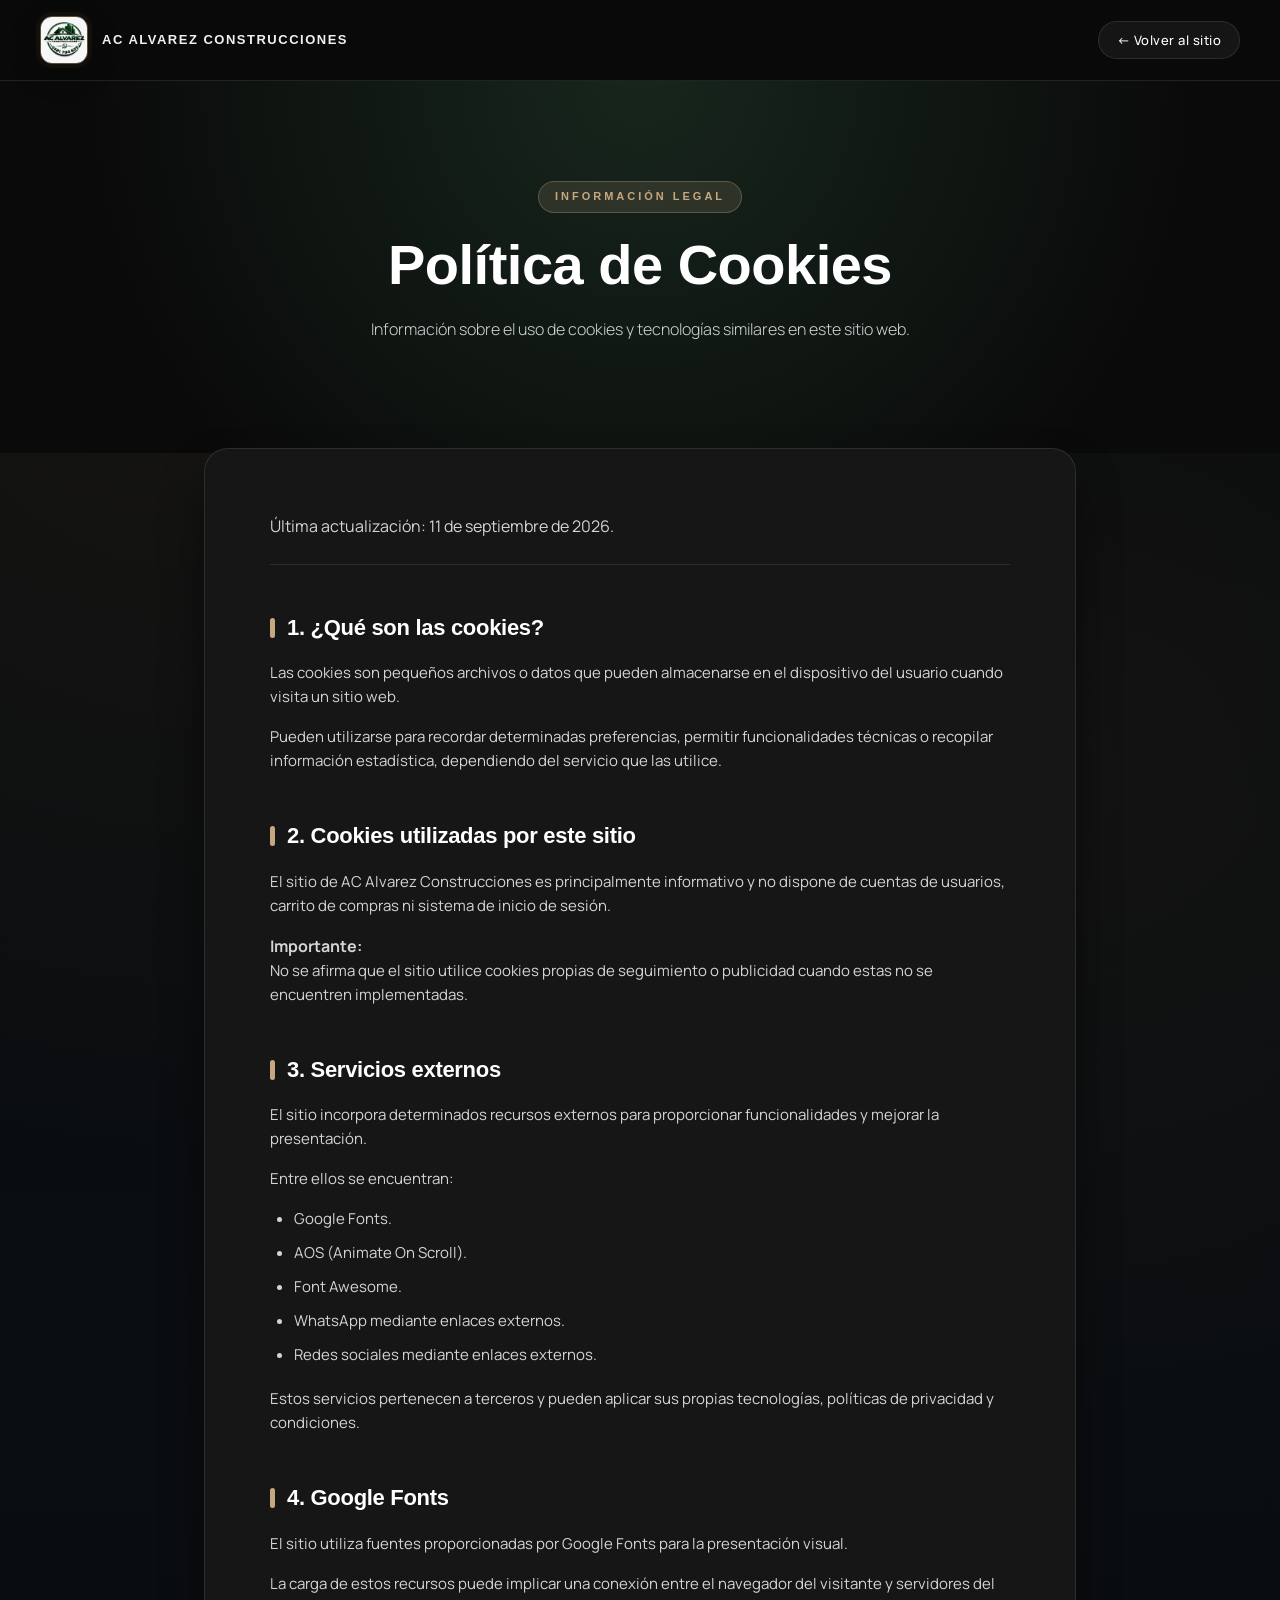
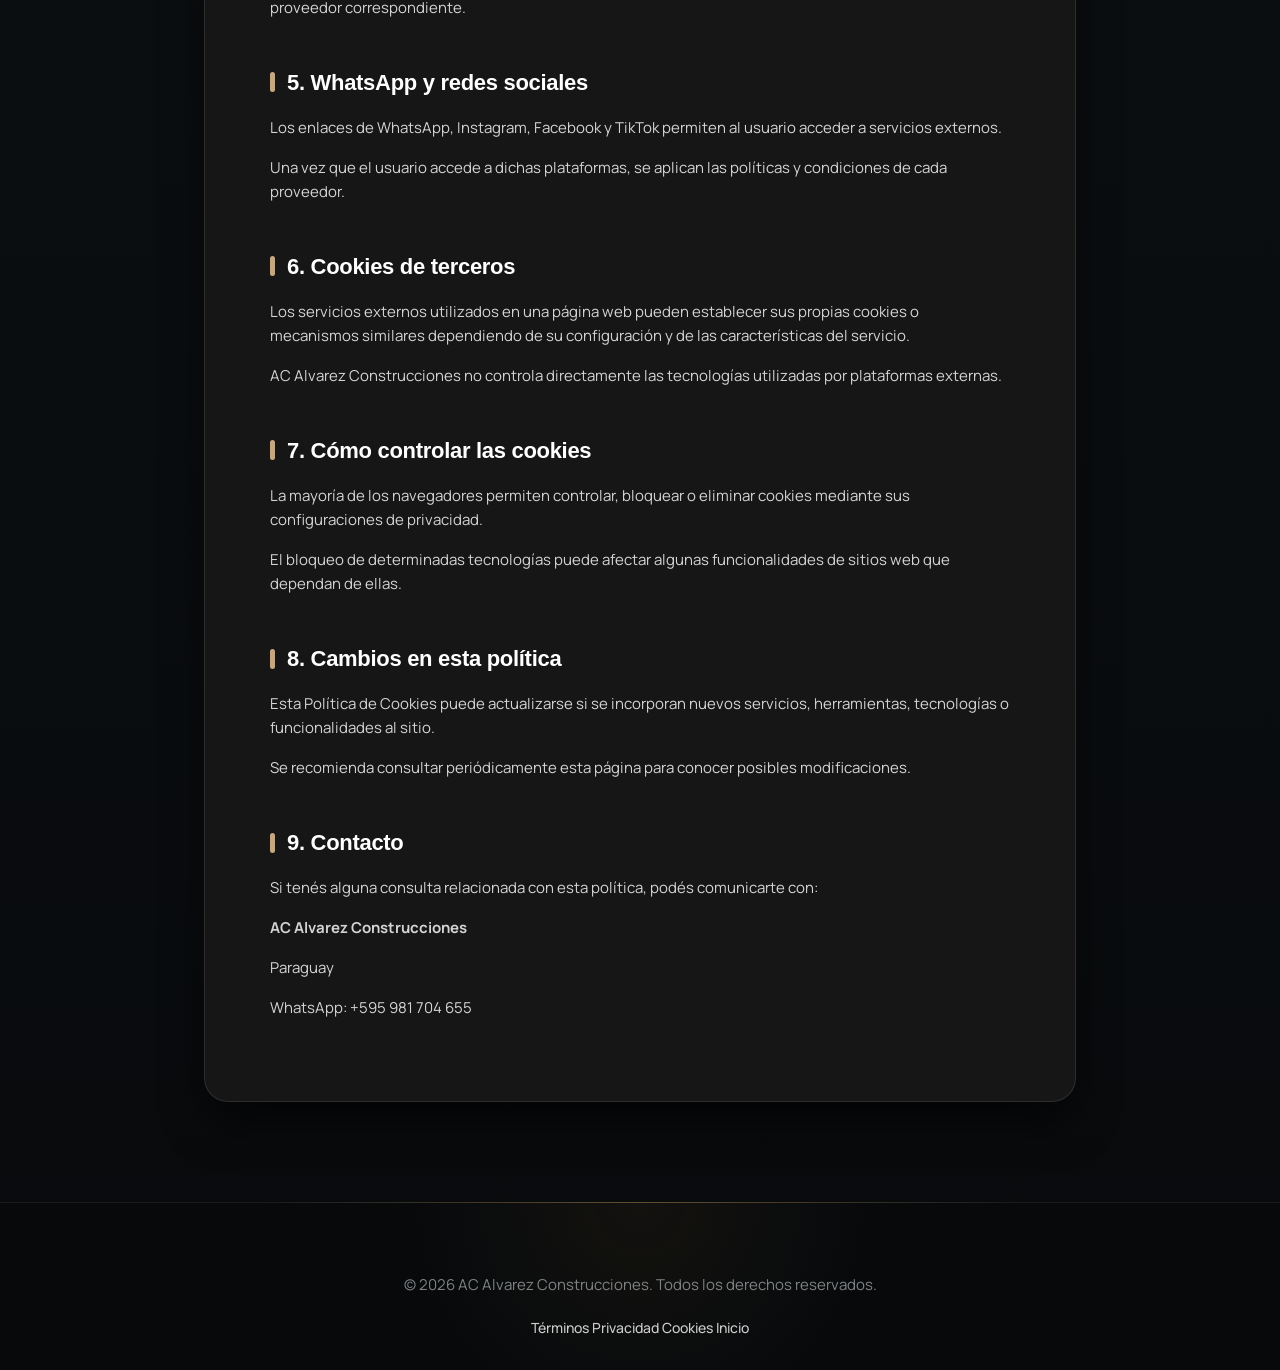
<file: cookies.html>
<!DOCTYPE html>

<html lang="es-PY">

<head>

<meta charset="UTF-8">

<meta name="viewport"
      content="width=device-width, initial-scale=1.0">

<meta name="theme-color"
      content="#111111">

<meta name="description"
      content="Política de Cookies de AC Alvarez Construcciones.">

<meta name="robots"
      content="index, follow">

<title>
    Política de Cookies | AC Alvarez Construcciones
</title>

<link rel="icon"
      type="image/jpeg"
      href="CasaAlpinaLogo.jpeg">

<link rel="preconnect"
      href="https://fonts.googleapis.com">

<link rel="preconnect"
      href="https://fonts.gstatic.com"
      crossorigin>

<link
    href="https://fonts.googleapis.com/css2?family=Poppins:wght@300;400;500;600;700;800&display=swap"
    rel="stylesheet">

<style>
    :root {
        --primary-dark: #0a0a0a;    /* Fondo general de la página */
        --card-dark: #161616;       /* Fondo de la tarjeta central */
        --accent: #c5a880;          /* Tono dorado / bronce premium */
        --accent-glow: rgba(197, 168, 128, 0.15);
        --text-heading: #ffffff;    /* Color de títulos (Blanco puro) */
        --text-body: #d4d4d4;       /* Color de texto/párrafos (Gris claro de alto contraste) */
        --text-muted: #a0a0a0;      /* Color secundario */
        --border-subtle: rgba(255, 255, 255, 0.1);
        --shadow-premium: 0 25px 50px -12px rgba(0, 0, 0, 0.8);
        --transition: all 0.35s cubic-bezier(0.16, 1, 0.3, 1);
    }

    * {
        box-sizing: border-box;
        margin: 0;
        padding: 0;
    }

    html {
        scroll-behavior: smooth;
    }

    body {
        font-family: "Plus Jakarta Sans", sans-serif;
        background-color: var(--primary-dark) !important;
        color: var(--text-body) !important;
        line-height: 1.85;
        -webkit-font-smoothing: antialiased;
    }

    a {
        color: var(--accent);
        text-decoration: none;
        transition: var(--transition);
    }

    a:hover {
        color: #ffffff;
        text-decoration: underline;
    }

    /* Topbar Premium Dark */
    .topbar {
        background: rgba(10, 10, 10, 0.95);
        backdrop-filter: blur(16px);
        -webkit-backdrop-filter: blur(16px);
        border-bottom: 1px solid var(--border-subtle);
        position: sticky;
        top: 0;
        z-index: 1000;
        padding: 16px 24px;
    }

    .topbar-inner {
        max-width: 1200px;
        margin: auto;
        display: flex;
        justify-content: space-between;
        align-items: center;
    }

    .brand {
        display: flex;
        align-items: center;
        gap: 14px;
        color: var(--text-heading);
        font-family: "Outfit", sans-serif;
        font-weight: 700;
        letter-spacing: 0.5px;
    }

    .brand img {
        width: 44px;
        height: 44px;
        object-fit: cover;
        border-radius: 50%;
        border: 1px solid var(--accent);
    }

    .brand span {
        font-size: 13px;
        letter-spacing: 1.5px;
        color: #f0f0f0;
    }

    .back {
        color: var(--text-heading);
        font-size: 13px;
        font-weight: 500;
        letter-spacing: 0.5px;
        display: flex;
        align-items: center;
        gap: 6px;
        padding: 8px 18px;
        border-radius: 30px;
        background: rgba(255, 255, 255, 0.05);
        border: 1px solid var(--border-subtle);
        transition: var(--transition);
    }

    .back:hover {
        background: var(--accent);
        border-color: var(--accent);
        color: #0d0d0d;
        text-decoration: none;
    }

    /* Hero Section Dark */
    .hero {
        background: radial-gradient(circle at 50% 0%, #17261d 0%, #0a0a0a 75%);
        color: var(--text-heading);
        padding: 100px 24px 110px;
        text-align: center;
        position: relative;
    }

    .hero span {
        display: inline-block;
        color: var(--accent);
        font-family: "Outfit", sans-serif;
        font-size: 11px;
        font-weight: 700;
        letter-spacing: 3px;
        text-transform: uppercase;
        margin-bottom: 20px;
        padding: 6px 16px;
        background: var(--accent-glow);
        border-radius: 20px;
        border: 1px solid rgba(197, 168, 128, 0.3);
    }

    .hero h1 {
        font-family: "Outfit", sans-serif;
        font-size: clamp(36px, 5vw, 56px);
        font-weight: 700;
        line-height: 1.15;
        margin-bottom: 20px;
        letter-spacing: -0.5px;
        color: #ffffff;
    }

    .hero p {
        max-width: 650px;
        margin: auto;
        color: var(--text-body);
        font-size: 16px;
        font-weight: 300;
    }

    /* Container & Content Dark Card */
    .container {
        max-width: 920px;
        margin: -50px auto 90px;
        padding: 0 24px;
        position: relative;
        z-index: 10;
    }

    .content {
        background: var(--card-dark) !important;
        padding: clamp(35px, 6vw, 65px);
        border-radius: 24px;
        box-shadow: var(--shadow-premium);
        border: 1px solid var(--border-subtle);
    }

    .intro {
        font-size: 16px;
        color: var(--text-muted);
        margin-bottom: 45px;
        padding-bottom: 25px;
        border-bottom: 1px solid var(--border-subtle);
        font-weight: 400;
    }

    section {
        margin-bottom: 45px;
    }

    section:last-child {
        margin-bottom: 0;
    }

    h2 {
        font-family: "Outfit", sans-serif;
        color: var(--text-heading) !important;
        font-size: 22px;
        font-weight: 600;
        margin-bottom: 16px;
        letter-spacing: -0.3px;
        display: flex;
        align-items: center;
        gap: 12px;
    }

    h2::before {
        content: '';
        width: 5px;
        height: 20px;
        background: var(--accent);
        border-radius: 3px;
    }

    p {
        margin-bottom: 16px;
        color: var(--text-body) !important;
        font-size: 15px;
    }

    ul {
        margin: 16px 0 20px 24px;
    }

    li {
        margin-bottom: 10px;
        color: var(--text-body) !important;
        font-size: 15px;
    }

    /* Notice Box Dark */
    .notice {
        background: rgba(197, 168, 128, 0.08) !important;
        border-left: 3px solid var(--accent);
        padding: 22px 24px;
        margin: 24px 0;
        border-radius: 0 12px 12px 0;
        font-size: 15px;
        color: #e0e0e0 !important;
        border-top: 1px solid rgba(197, 168, 128, 0.15);
        border-right: 1px solid rgba(197, 168, 128, 0.15);
        border-bottom: 1px solid rgba(197, 168, 128, 0.15);
    }

    /* Footer Dark */
    .footer {
        background: #050505;
        color: var(--text-muted);
        text-align: center;
        padding: 50px 24px;
        font-size: 14px;
        border-top: 1px solid var(--border-subtle);
    }

    .footer p {
        color: var(--text-muted) !important;
        margin-bottom: 20px;
    }

    .footer a {
        color: #cccccc;
        font-weight: 500;
        transition: var(--transition);
    }

    .footer a:hover {
        color: var(--accent);
        text-decoration: none;
    }

    .footer-links {
        margin-top: 15px;
        display: flex;
        justify-content: center;
        flex-wrap: wrap;
        gap: 24px;
    }

    /* Responsive */
    @media (max-width: 768px) {
        .topbar-inner {
            flex-direction: column;
            gap: 15px;
        }
        .hero {
            padding: 80px 20px 90px;
        }
        .container {
            margin-top: -30px;
        }
    }
</style>
<link rel="stylesheet" href="https://fonts.googleapis.com/css2?family=Manrope:wght@400;500;600;700;800&display=swap">
<link rel="stylesheet" href="site-redesign.css">

</head>

<body class="legal-page">

<header class="topbar">

<div class="topbar-inner">

    <a href="index.html"
       class="brand">

        <img
            src="CasaAlpinaLogo.jpeg"
            alt="AC Alvarez Construcciones">

        <span>
            AC ALVAREZ CONSTRUCCIONES
        </span>

    </a>

    <a href="index.html"
       class="back">
        ← Volver al sitio
    </a>

</div>

</header>

<section class="hero">

<span>
    INFORMACIÓN LEGAL
</span>

<h1>
    Política de Cookies
</h1>

<p>
    Información sobre el uso de cookies y tecnologías
    similares en este sitio web.
</p>

</section>

<main class="container">

<article class="content">

    <p class="intro">
        Última actualización: 11 de septiembre de 2026.
    </p>


    <section>

        <h2>
            1. ¿Qué son las cookies?
        </h2>

        <p>
            Las cookies son pequeños archivos o datos que
            pueden almacenarse en el dispositivo del usuario
            cuando visita un sitio web.
        </p>

        <p>
            Pueden utilizarse para recordar determinadas
            preferencias, permitir funcionalidades técnicas
            o recopilar información estadística, dependiendo
            del servicio que las utilice.
        </p>

    </section>


    <section>

        <h2>
            2. Cookies utilizadas por este sitio
        </h2>

        <p>
            El sitio de AC Alvarez Construcciones es
            principalmente informativo y no dispone de
            cuentas de usuarios, carrito de compras ni
            sistema de inicio de sesión.
        </p>

        <div class="cookie-box">

            <strong>
                Importante:
            </strong>

            <p>
                No se afirma que el sitio utilice cookies
                propias de seguimiento o publicidad cuando
                estas no se encuentren implementadas.
            </p>

        </div>

    </section>


    <section>

        <h2>
            3. Servicios externos
        </h2>

        <p>
            El sitio incorpora determinados recursos externos
            para proporcionar funcionalidades y mejorar la
            presentación.
        </p>

        <p>
            Entre ellos se encuentran:
        </p>

        <ul>
            <li>Google Fonts.</li>
            <li>AOS (Animate On Scroll).</li>
            <li>Font Awesome.</li>
            <li>WhatsApp mediante enlaces externos.</li>
            <li>Redes sociales mediante enlaces externos.</li>
        </ul>

        <p>
            Estos servicios pertenecen a terceros y pueden
            aplicar sus propias tecnologías, políticas de
            privacidad y condiciones.
        </p>

    </section>


    <section>

        <h2>
            4. Google Fonts
        </h2>

        <p>
            El sitio utiliza fuentes proporcionadas por
            Google Fonts para la presentación visual.
        </p>

        <p>
            La carga de estos recursos puede implicar una
            conexión entre el navegador del visitante y
            servidores del proveedor correspondiente.
        </p>

    </section>


    <section>

        <h2>
            5. WhatsApp y redes sociales
        </h2>

        <p>
            Los enlaces de WhatsApp, Instagram, Facebook
            y TikTok permiten al usuario acceder a servicios
            externos.
        </p>

        <p>
            Una vez que el usuario accede a dichas
            plataformas, se aplican las políticas y
            condiciones de cada proveedor.
        </p>

    </section>


    <section>

        <h2>
            6. Cookies de terceros
        </h2>

        <p>
            Los servicios externos utilizados en una página
            web pueden establecer sus propias cookies o
            mecanismos similares dependiendo de su
            configuración y de las características del
            servicio.
        </p>

        <p>
            AC Alvarez Construcciones no controla directamente
            las tecnologías utilizadas por plataformas
            externas.
        </p>

    </section>


    <section>

        <h2>
            7. Cómo controlar las cookies
        </h2>

        <p>
            La mayoría de los navegadores permiten controlar,
            bloquear o eliminar cookies mediante sus
            configuraciones de privacidad.
        </p>

        <p>
            El bloqueo de determinadas tecnologías puede
            afectar algunas funcionalidades de sitios web
            que dependan de ellas.
        </p>

    </section>


    <section>

        <h2>
            8. Cambios en esta política
        </h2>

        <p>
            Esta Política de Cookies puede actualizarse si
            se incorporan nuevos servicios, herramientas,
            tecnologías o funcionalidades al sitio.
        </p>

        <p>
            Se recomienda consultar periódicamente esta
            página para conocer posibles modificaciones.
        </p>

    </section>


    <section>

        <h2>
            9. Contacto
        </h2>

        <p>
            Si tenés alguna consulta relacionada con esta
            política, podés comunicarte con:
        </p>

        <p>
            <strong>
                AC Alvarez Construcciones
            </strong>
        </p>

        <p>
            Paraguay
        </p>

        <p>
            WhatsApp:
            <a
                href="https://wa.me/595981704655"
                target="_blank"
                rel="noopener noreferrer">
                +595 981 704 655
            </a>
        </p>

    </section>

</article>

</main>

<footer class="footer">

<p>
    © 2026 AC Alvarez Construcciones.
    Todos los derechos reservados.
</p>

<div>
    <a href="terminos.html">
        Términos
    </a>

    <a href="privacidad.html">
        Privacidad
    </a>

    <a href="cookies.html">
        Cookies
    </a>

    <a href="index.html">
        Inicio
    </a>
</div>

</footer>


</body>
</html>
</file>
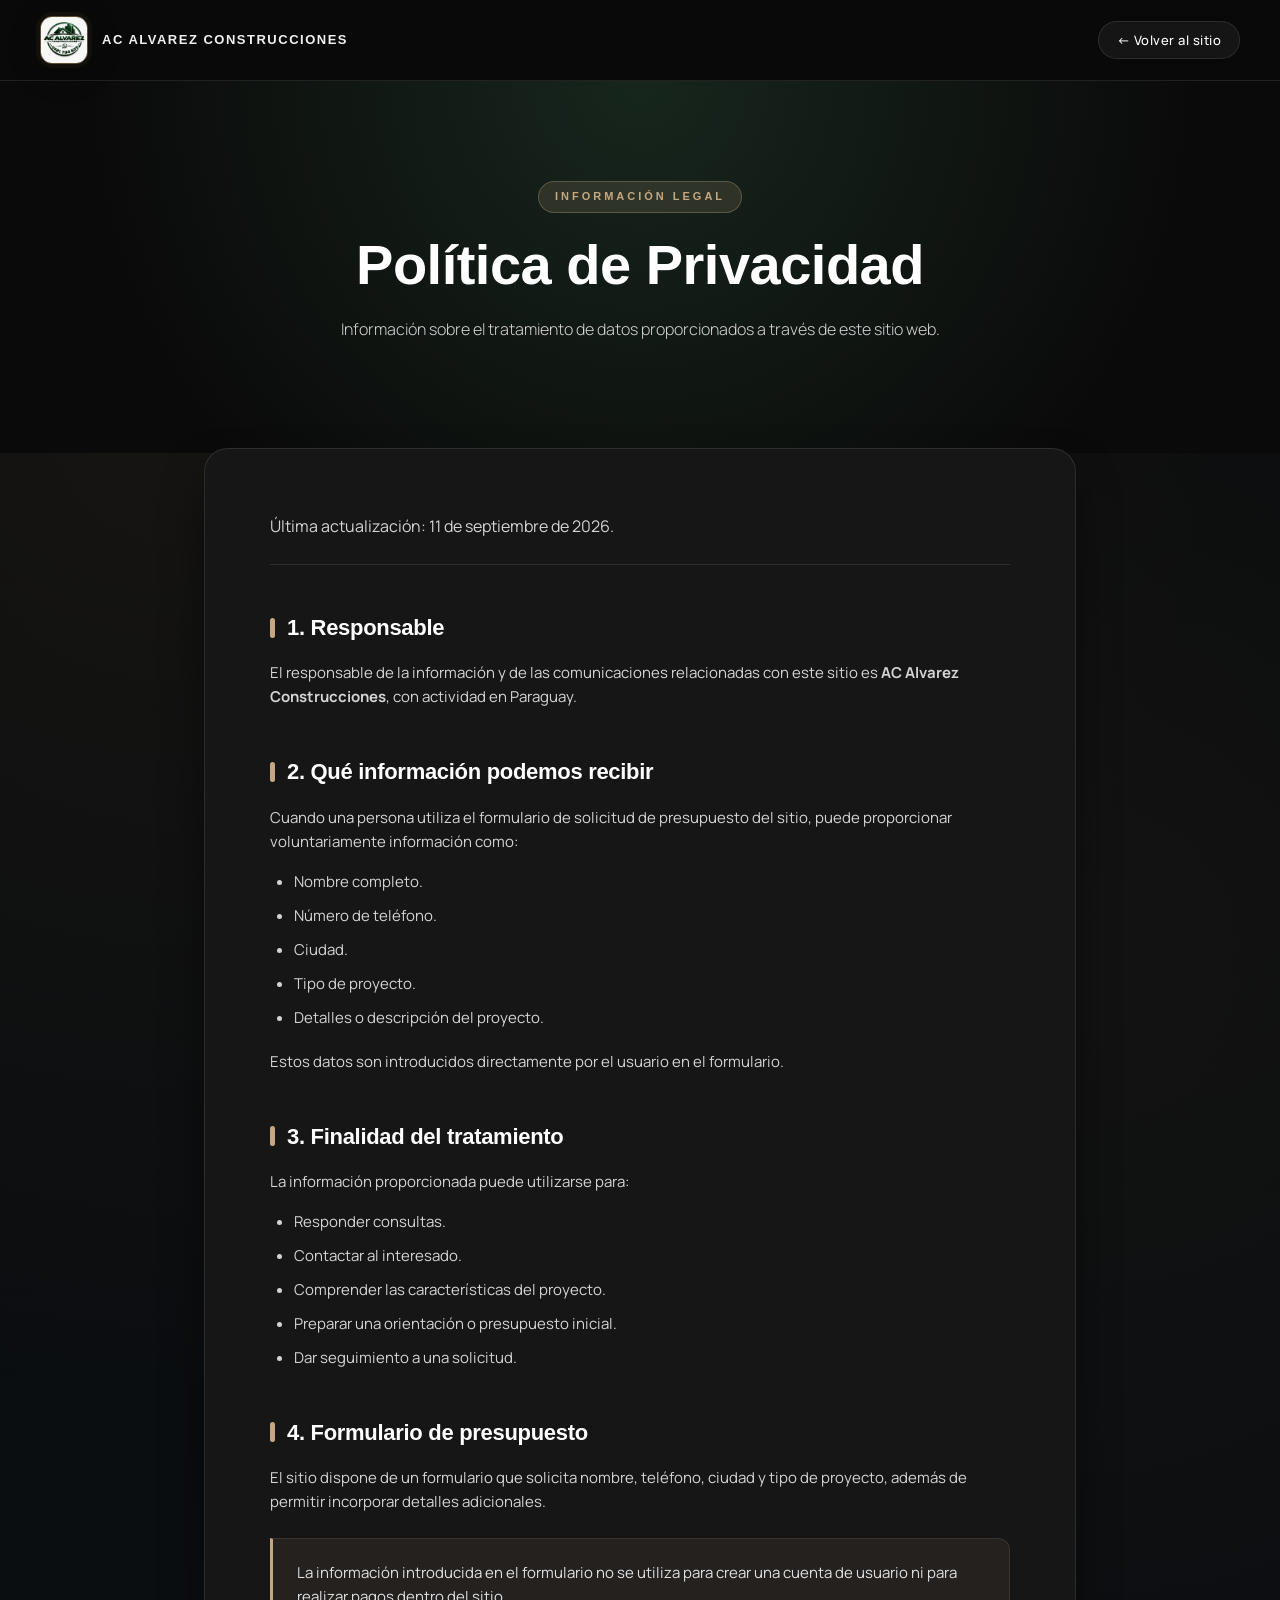
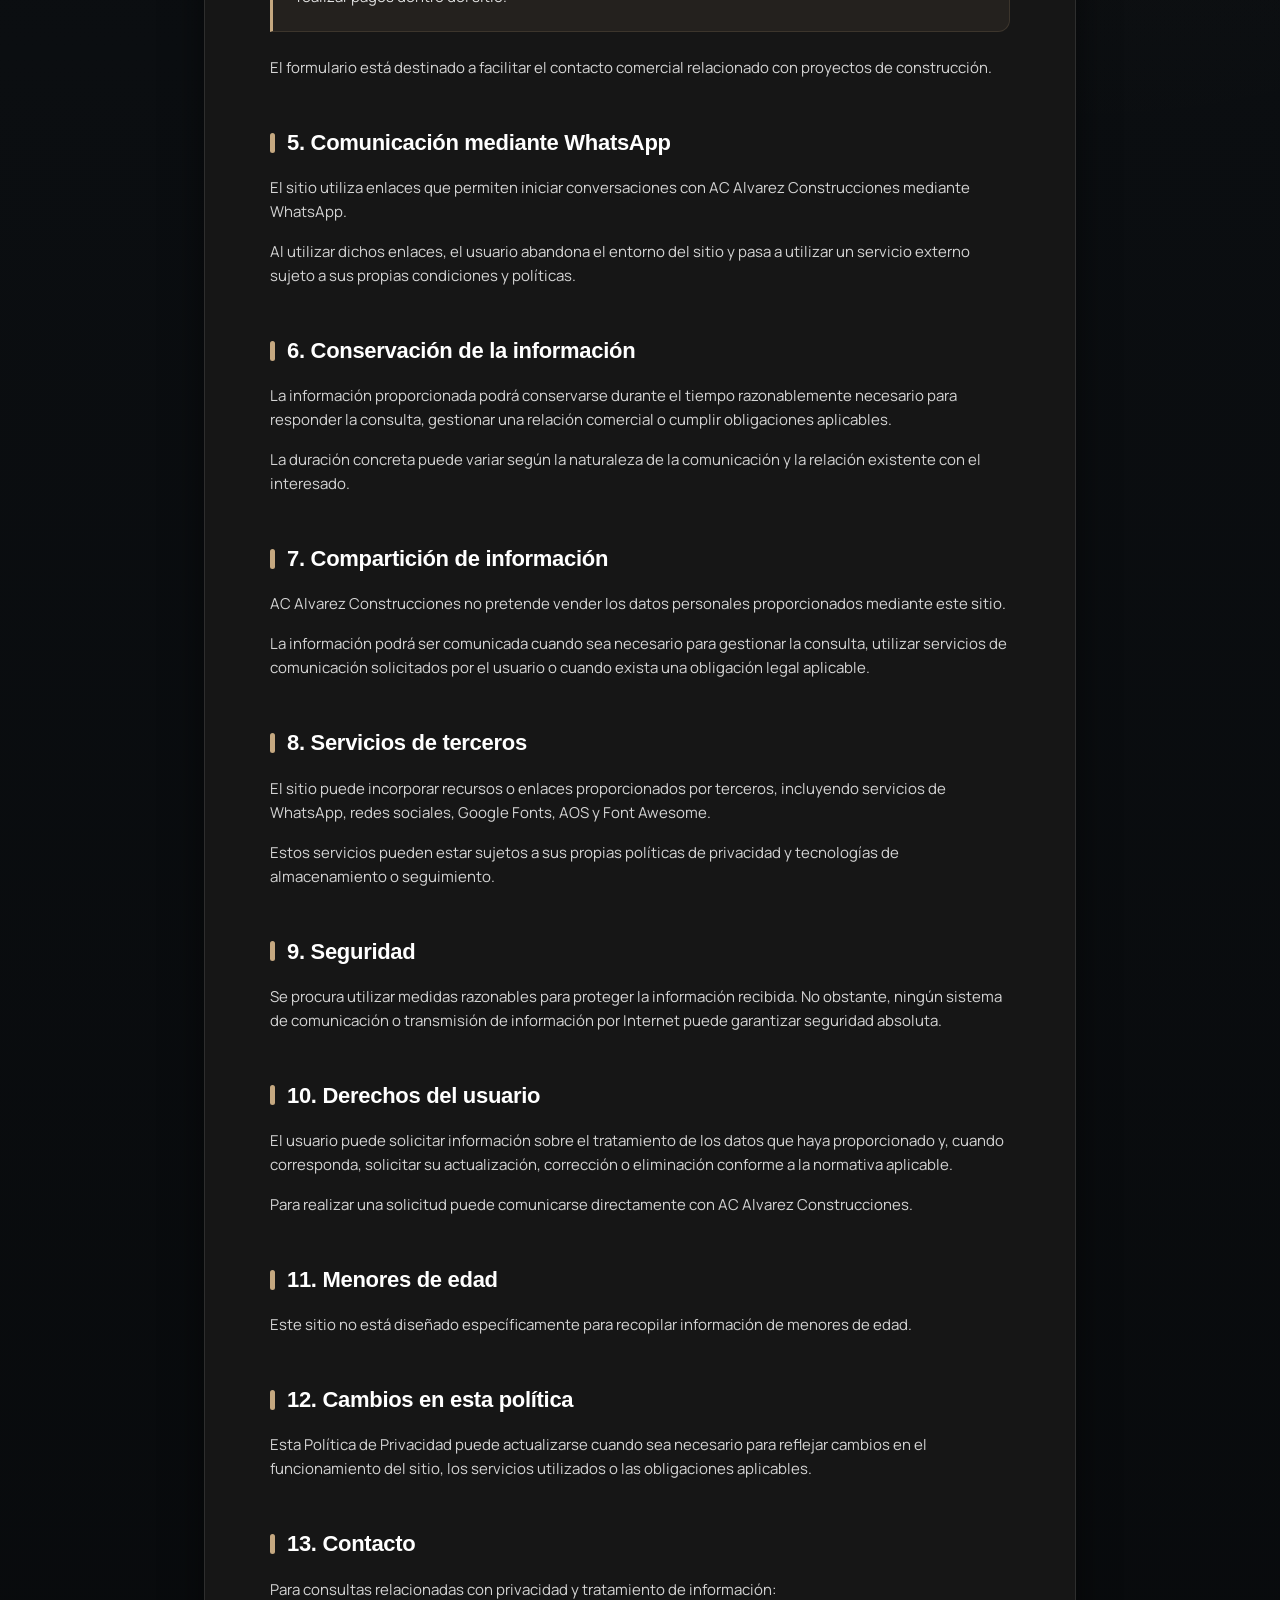
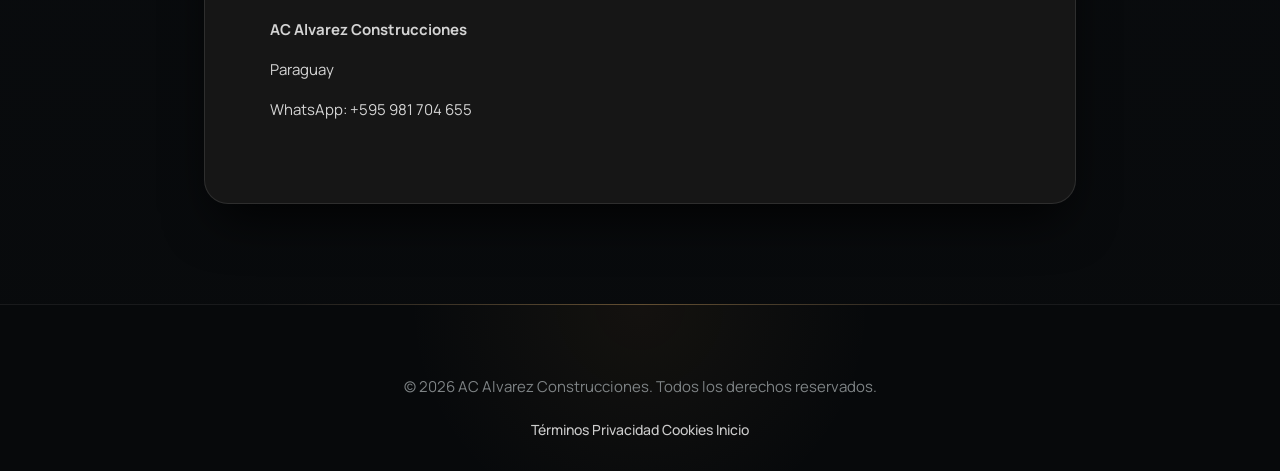
<file: privacidad.html>
<!DOCTYPE html>

<html lang="es-PY">

<head>

<meta charset="UTF-8">

<meta name="viewport"
      content="width=device-width, initial-scale=1.0">

<meta name="theme-color"
      content="#111111">

<meta name="description"
      content="Política de Privacidad de AC Alvarez Construcciones.">

<meta name="robots"
      content="index, follow">

<title>
    Política de Privacidad | AC Alvarez Construcciones
</title>

<link rel="icon"
      type="image/jpeg"
      href="CasaAlpinaLogo.jpeg">

<link rel="preconnect"
      href="https://fonts.googleapis.com">

<link rel="preconnect"
      href="https://fonts.gstatic.com"
      crossorigin>

<link
    href="https://fonts.googleapis.com/css2?family=Poppins:wght@300;400;500;600;700;800&display=swap"
    rel="stylesheet">

<style>
    :root {
        --primary-dark: #0a0a0a;    /* Fondo general de la página */
        --card-dark: #161616;       /* Fondo de la tarjeta central */
        --accent: #c5a880;          /* Tono dorado / bronce premium */
        --accent-glow: rgba(197, 168, 128, 0.15);
        --text-heading: #ffffff;    /* Color de títulos (Blanco puro) */
        --text-body: #d4d4d4;       /* Color de texto/párrafos (Gris claro de alto contraste) */
        --text-muted: #a0a0a0;      /* Color secundario */
        --border-subtle: rgba(255, 255, 255, 0.1);
        --shadow-premium: 0 25px 50px -12px rgba(0, 0, 0, 0.8);
        --transition: all 0.35s cubic-bezier(0.16, 1, 0.3, 1);
    }

    * {
        box-sizing: border-box;
        margin: 0;
        padding: 0;
    }

    html {
        scroll-behavior: smooth;
    }

    body {
        font-family: "Plus Jakarta Sans", sans-serif;
        background-color: var(--primary-dark) !important;
        color: var(--text-body) !important;
        line-height: 1.85;
        -webkit-font-smoothing: antialiased;
    }

    a {
        color: var(--accent);
        text-decoration: none;
        transition: var(--transition);
    }

    a:hover {
        color: #ffffff;
        text-decoration: underline;
    }

    /* Topbar Premium Dark */
    .topbar {
        background: rgba(10, 10, 10, 0.95);
        backdrop-filter: blur(16px);
        -webkit-backdrop-filter: blur(16px);
        border-bottom: 1px solid var(--border-subtle);
        position: sticky;
        top: 0;
        z-index: 1000;
        padding: 16px 24px;
    }

    .topbar-inner {
        max-width: 1200px;
        margin: auto;
        display: flex;
        justify-content: space-between;
        align-items: center;
    }

    .brand {
        display: flex;
        align-items: center;
        gap: 14px;
        color: var(--text-heading);
        font-family: "Outfit", sans-serif;
        font-weight: 700;
        letter-spacing: 0.5px;
    }

    .brand img {
        width: 44px;
        height: 44px;
        object-fit: cover;
        border-radius: 50%;
        border: 1px solid var(--accent);
    }

    .brand span {
        font-size: 13px;
        letter-spacing: 1.5px;
        color: #f0f0f0;
    }

    .back {
        color: var(--text-heading);
        font-size: 13px;
        font-weight: 500;
        letter-spacing: 0.5px;
        display: flex;
        align-items: center;
        gap: 6px;
        padding: 8px 18px;
        border-radius: 30px;
        background: rgba(255, 255, 255, 0.05);
        border: 1px solid var(--border-subtle);
        transition: var(--transition);
    }

    .back:hover {
        background: var(--accent);
        border-color: var(--accent);
        color: #0d0d0d;
        text-decoration: none;
    }

    /* Hero Section Dark */
    .hero {
        background: radial-gradient(circle at 50% 0%, #17261d 0%, #0a0a0a 75%);
        color: var(--text-heading);
        padding: 100px 24px 110px;
        text-align: center;
        position: relative;
    }

    .hero span {
        display: inline-block;
        color: var(--accent);
        font-family: "Outfit", sans-serif;
        font-size: 11px;
        font-weight: 700;
        letter-spacing: 3px;
        text-transform: uppercase;
        margin-bottom: 20px;
        padding: 6px 16px;
        background: var(--accent-glow);
        border-radius: 20px;
        border: 1px solid rgba(197, 168, 128, 0.3);
    }

    .hero h1 {
        font-family: "Outfit", sans-serif;
        font-size: clamp(36px, 5vw, 56px);
        font-weight: 700;
        line-height: 1.15;
        margin-bottom: 20px;
        letter-spacing: -0.5px;
        color: #ffffff;
    }

    .hero p {
        max-width: 650px;
        margin: auto;
        color: var(--text-body);
        font-size: 16px;
        font-weight: 300;
    }

    /* Container & Content Dark Card */
    .container {
        max-width: 920px;
        margin: -50px auto 90px;
        padding: 0 24px;
        position: relative;
        z-index: 10;
    }

    .content {
        background: var(--card-dark) !important;
        padding: clamp(35px, 6vw, 65px);
        border-radius: 24px;
        box-shadow: var(--shadow-premium);
        border: 1px solid var(--border-subtle);
    }

    .intro {
        font-size: 16px;
        color: var(--text-muted);
        margin-bottom: 45px;
        padding-bottom: 25px;
        border-bottom: 1px solid var(--border-subtle);
        font-weight: 400;
    }

    section {
        margin-bottom: 45px;
    }

    section:last-child {
        margin-bottom: 0;
    }

    h2 {
        font-family: "Outfit", sans-serif;
        color: var(--text-heading) !important;
        font-size: 22px;
        font-weight: 600;
        margin-bottom: 16px;
        letter-spacing: -0.3px;
        display: flex;
        align-items: center;
        gap: 12px;
    }

    h2::before {
        content: '';
        width: 5px;
        height: 20px;
        background: var(--accent);
        border-radius: 3px;
    }

    p {
        margin-bottom: 16px;
        color: var(--text-body) !important;
        font-size: 15px;
    }

    ul {
        margin: 16px 0 20px 24px;
    }

    li {
        margin-bottom: 10px;
        color: var(--text-body) !important;
        font-size: 15px;
    }

    /* Notice Box Dark */
    .notice {
        background: rgba(197, 168, 128, 0.08) !important;
        border-left: 3px solid var(--accent);
        padding: 22px 24px;
        margin: 24px 0;
        border-radius: 0 12px 12px 0;
        font-size: 15px;
        color: #e0e0e0 !important;
        border-top: 1px solid rgba(197, 168, 128, 0.15);
        border-right: 1px solid rgba(197, 168, 128, 0.15);
        border-bottom: 1px solid rgba(197, 168, 128, 0.15);
    }

    /* Footer Dark */
    .footer {
        background: #050505;
        color: var(--text-muted);
        text-align: center;
        padding: 50px 24px;
        font-size: 14px;
        border-top: 1px solid var(--border-subtle);
    }

    .footer p {
        color: var(--text-muted) !important;
        margin-bottom: 20px;
    }

    .footer a {
        color: #cccccc;
        font-weight: 500;
        transition: var(--transition);
    }

    .footer a:hover {
        color: var(--accent);
        text-decoration: none;
    }

    .footer-links {
        margin-top: 15px;
        display: flex;
        justify-content: center;
        flex-wrap: wrap;
        gap: 24px;
    }

    /* Responsive */
    @media (max-width: 768px) {
        .topbar-inner {
            flex-direction: column;
            gap: 15px;
        }
        .hero {
            padding: 80px 20px 90px;
        }
        .container {
            margin-top: -30px;
        }
    }
</style>
<link rel="stylesheet" href="https://fonts.googleapis.com/css2?family=Manrope:wght@400;500;600;700;800&display=swap">
<link rel="stylesheet" href="site-redesign.css">

</head>

<body class="legal-page">

<header class="topbar">

<div class="topbar-inner">

    <a href="index.html"
       class="brand">

        <img
            src="CasaAlpinaLogo.jpeg"
            alt="AC Alvarez Construcciones">

        <span>
            AC ALVAREZ CONSTRUCCIONES
        </span>

    </a>

    <a href="index.html"
       class="back">
        ← Volver al sitio
    </a>

</div>

</header>

<section class="hero">

<span>
    INFORMACIÓN LEGAL
</span>

<h1>
    Política de Privacidad
</h1>

<p>
    Información sobre el tratamiento de datos
    proporcionados a través de este sitio web.
</p>

</section>

<main class="container">

<article class="content">

    <p class="intro">
        Última actualización: 11 de septiembre de 2026.
    </p>


    <section>

        <h2>
            1. Responsable
        </h2>

        <p>
            El responsable de la información y de las
            comunicaciones relacionadas con este sitio es
            <strong>AC Alvarez Construcciones</strong>,
            con actividad en Paraguay.
        </p>

    </section>


    <section>

        <h2>
            2. Qué información podemos recibir
        </h2>

        <p>
            Cuando una persona utiliza el formulario de
            solicitud de presupuesto del sitio, puede
            proporcionar voluntariamente información como:
        </p>

        <ul>
            <li>Nombre completo.</li>
            <li>Número de teléfono.</li>
            <li>Ciudad.</li>
            <li>Tipo de proyecto.</li>
            <li>Detalles o descripción del proyecto.</li>
        </ul>

        <p>
            Estos datos son introducidos directamente por
            el usuario en el formulario.
        </p>

    </section>


    <section>

        <h2>
            3. Finalidad del tratamiento
        </h2>

        <p>
            La información proporcionada puede utilizarse
            para:
        </p>

        <ul>
            <li>Responder consultas.</li>
            <li>Contactar al interesado.</li>
            <li>Comprender las características del proyecto.</li>
            <li>Preparar una orientación o presupuesto inicial.</li>
            <li>Dar seguimiento a una solicitud.</li>
        </ul>

    </section>


    <section>

        <h2>
            4. Formulario de presupuesto
        </h2>

        <p>
            El sitio dispone de un formulario que solicita
            nombre, teléfono, ciudad y tipo de proyecto,
            además de permitir incorporar detalles
            adicionales.
        </p>

        <div class="notice">
            La información introducida en el formulario
            no se utiliza para crear una cuenta de usuario
            ni para realizar pagos dentro del sitio.
        </div>

        <p>
            El formulario está destinado a facilitar el
            contacto comercial relacionado con proyectos
            de construcción.
        </p>

    </section>


    <section>

        <h2>
            5. Comunicación mediante WhatsApp
        </h2>

        <p>
            El sitio utiliza enlaces que permiten iniciar
            conversaciones con AC Alvarez Construcciones
            mediante WhatsApp.
        </p>

        <p>
            Al utilizar dichos enlaces, el usuario abandona
            el entorno del sitio y pasa a utilizar un
            servicio externo sujeto a sus propias
            condiciones y políticas.
        </p>

    </section>


    <section>

        <h2>
            6. Conservación de la información
        </h2>

        <p>
            La información proporcionada podrá conservarse
            durante el tiempo razonablemente necesario para
            responder la consulta, gestionar una relación
            comercial o cumplir obligaciones aplicables.
        </p>

        <p>
            La duración concreta puede variar según la
            naturaleza de la comunicación y la relación
            existente con el interesado.
        </p>

    </section>


    <section>

        <h2>
            7. Compartición de información
        </h2>

        <p>
            AC Alvarez Construcciones no pretende vender
            los datos personales proporcionados mediante
            este sitio.
        </p>

        <p>
            La información podrá ser comunicada cuando sea
            necesario para gestionar la consulta, utilizar
            servicios de comunicación solicitados por el
            usuario o cuando exista una obligación legal
            aplicable.
        </p>

    </section>


    <section>

        <h2>
            8. Servicios de terceros
        </h2>

        <p>
            El sitio puede incorporar recursos o enlaces
            proporcionados por terceros, incluyendo
            servicios de WhatsApp, redes sociales, Google
            Fonts, AOS y Font Awesome.
        </p>

        <p>
            Estos servicios pueden estar sujetos a sus
            propias políticas de privacidad y tecnologías
            de almacenamiento o seguimiento.
        </p>

    </section>


    <section>

        <h2>
            9. Seguridad
        </h2>

        <p>
            Se procura utilizar medidas razonables para
            proteger la información recibida. No obstante,
            ningún sistema de comunicación o transmisión
            de información por Internet puede garantizar
            seguridad absoluta.
        </p>

    </section>


    <section>

        <h2>
            10. Derechos del usuario
        </h2>

        <p>
            El usuario puede solicitar información sobre
            el tratamiento de los datos que haya proporcionado
            y, cuando corresponda, solicitar su actualización,
            corrección o eliminación conforme a la normativa
            aplicable.
        </p>

        <p>
            Para realizar una solicitud puede comunicarse
            directamente con AC Alvarez Construcciones.
        </p>

    </section>


    <section>

        <h2>
            11. Menores de edad
        </h2>

        <p>
            Este sitio no está diseñado específicamente para
            recopilar información de menores de edad.
        </p>

    </section>


    <section>

        <h2>
            12. Cambios en esta política
        </h2>

        <p>
            Esta Política de Privacidad puede actualizarse
            cuando sea necesario para reflejar cambios en
            el funcionamiento del sitio, los servicios
            utilizados o las obligaciones aplicables.
        </p>

    </section>


    <section>

        <h2>
            13. Contacto
        </h2>

        <p>
            Para consultas relacionadas con privacidad y
            tratamiento de información:
        </p>

        <p>
            <strong>AC Alvarez Construcciones</strong>
        </p>

        <p>
            Paraguay
        </p>

        <p>
            WhatsApp:
            <a
                href="https://wa.me/595981704655"
                target="_blank"
                rel="noopener noreferrer">
                +595 981 704 655
            </a>
        </p>

    </section>

</article>

</main>

<footer class="footer">

<p>
    © 2026 AC Alvarez Construcciones.
    Todos los derechos reservados.
</p>

<div>
    <a href="terminos.html">
        Términos
    </a>

    <a href="privacidad.html">
        Privacidad
    </a>

    <a href="cookies.html">
        Cookies
    </a>

    <a href="index.html">
        Inicio
    </a>
</div>

</footer>

</body>
</html>
</file>
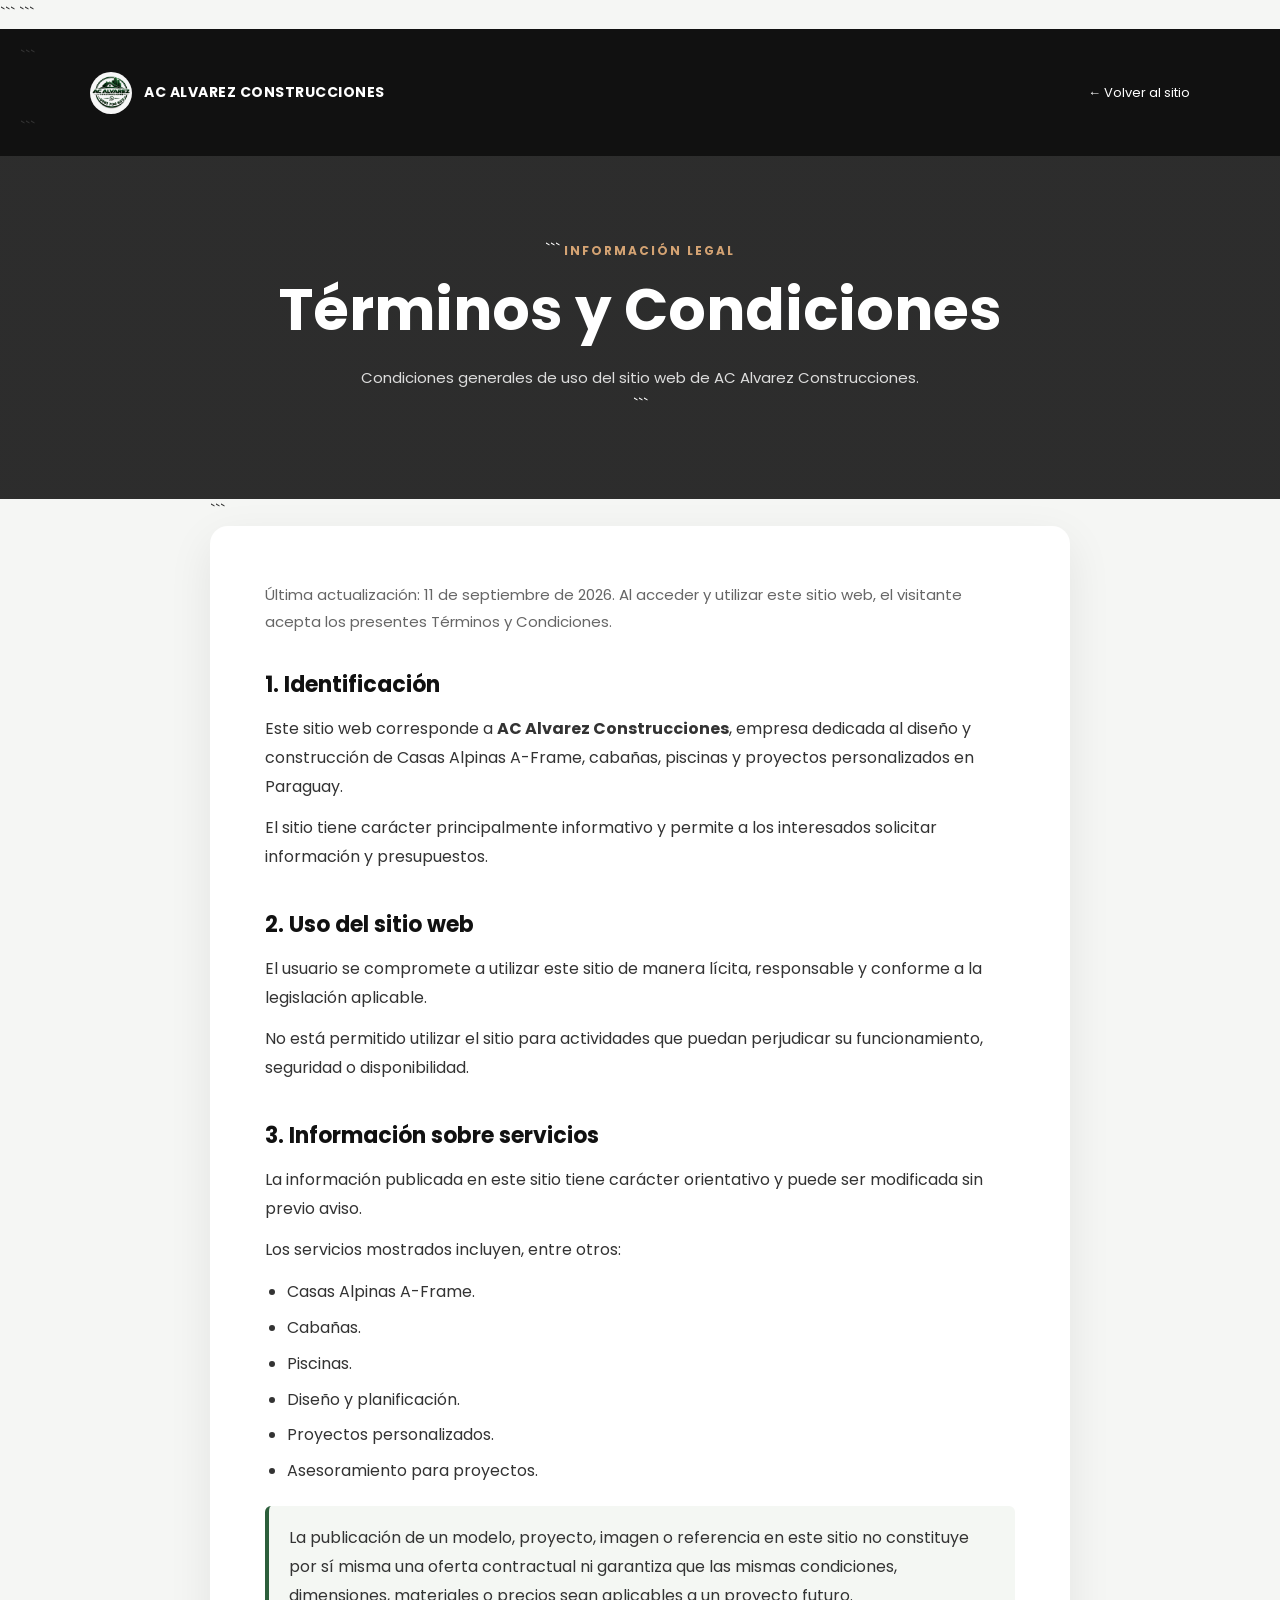
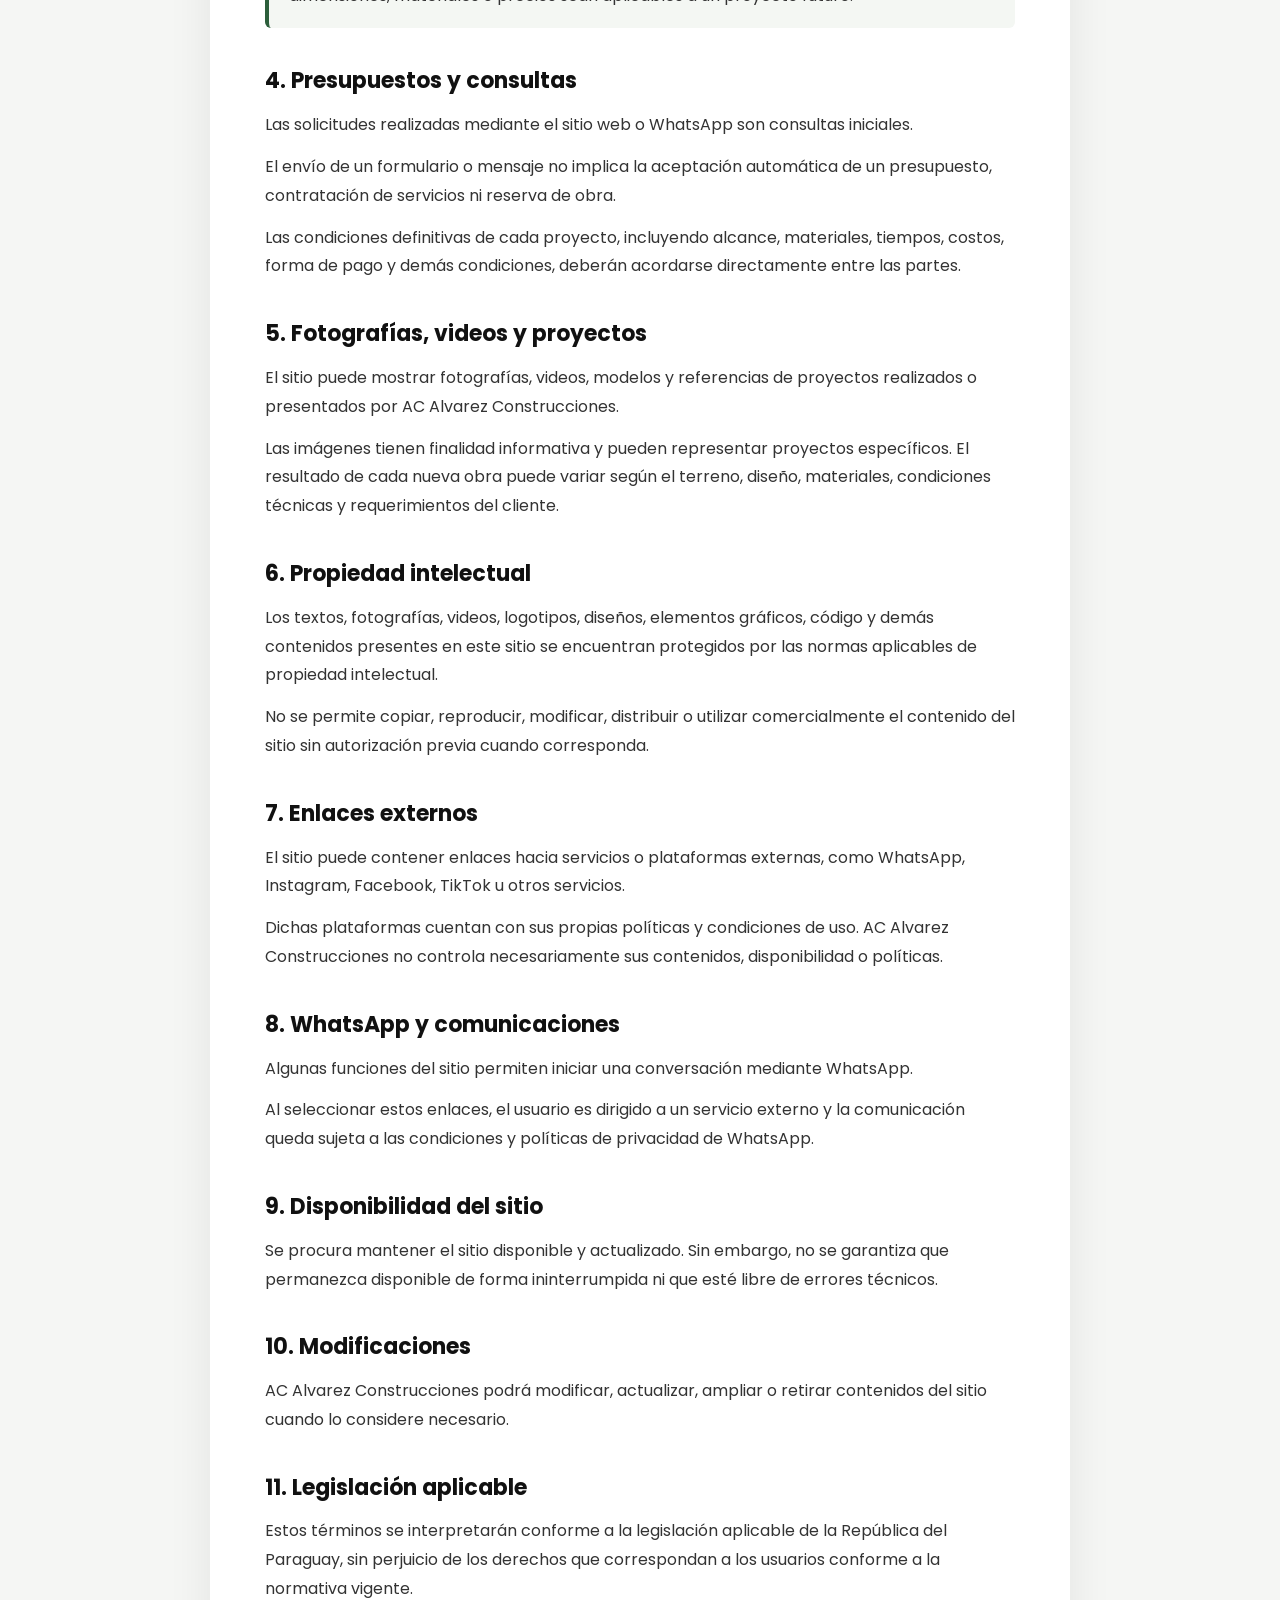
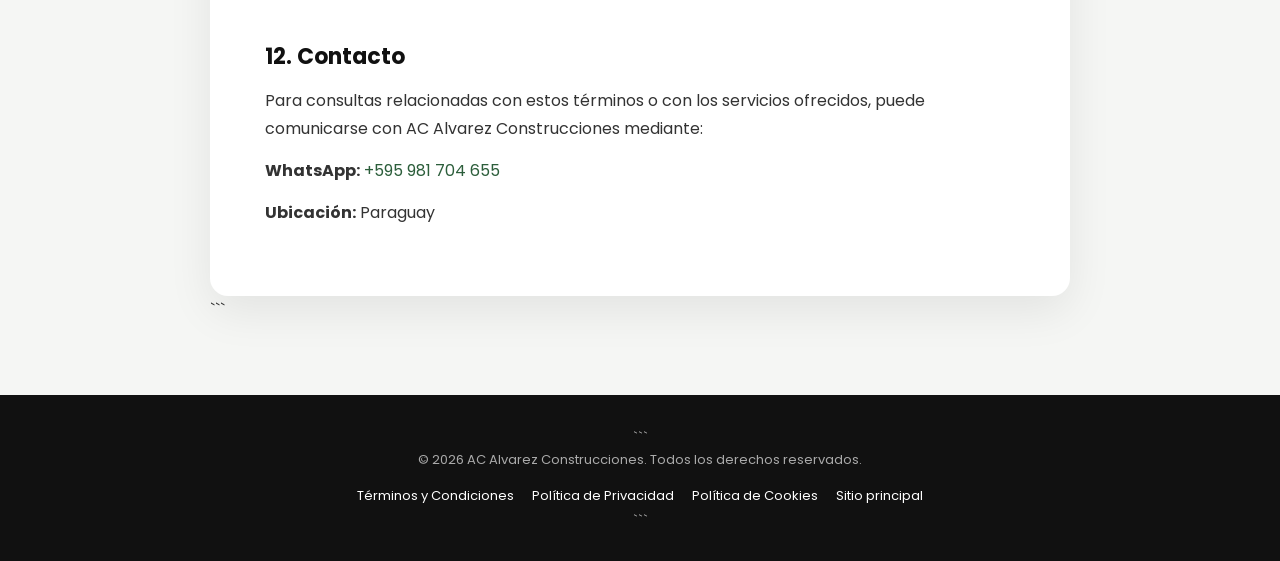
<file: terminos.html>
<!DOCTYPE html>

<html lang="es-PY">

<head>
    <meta charset="UTF-8">

```
<meta name="viewport"
      content="width=device-width, initial-scale=1.0">

<meta name="theme-color"
      content="#111111">

<meta name="description"
      content="Términos y Condiciones de AC Alvarez Construcciones.">

<meta name="robots"
      content="index, follow">

<title>
    Términos y Condiciones | AC Alvarez Construcciones
</title>

<link rel="icon"
      type="image/jpeg"
      href="CasaAlpinaLogo.jpeg">

<link rel="preconnect"
      href="https://fonts.googleapis.com">

<link rel="preconnect"
      href="https://fonts.gstatic.com"
      crossorigin>

<link
    href="https://fonts.googleapis.com/css2?family=Poppins:wght@300;400;500;600;700;800&display=swap"
    rel="stylesheet">

<style>

    :root {
        --primary: #2c5e3b;
        --secondary: #3b7a57;
        --accent: #d4a373;
        --dark: #111111;
        --text: #333333;
        --muted: #666666;
        --light: #f5f6f4;
        --white: #ffffff;
        --border: #e5e5e5;
    }

    * {
        box-sizing: border-box;
        margin: 0;
        padding: 0;
    }

    html {
        scroll-behavior: smooth;
    }

    body {
        font-family: "Poppins", sans-serif;
        background: var(--light);
        color: var(--text);
        line-height: 1.8;
    }

    a {
        color: var(--primary);
        text-decoration: none;
    }

    a:hover {
        text-decoration: underline;
    }

    .topbar {
        background: var(--dark);
        padding: 14px 20px;
    }

    .topbar-inner {
        max-width: 1100px;
        margin: auto;
        display: flex;
        justify-content: space-between;
        align-items: center;
        gap: 20px;
    }

    .brand {
        display: flex;
        align-items: center;
        gap: 12px;
        color: var(--white);
        font-weight: 700;
        text-decoration: none;
    }

    .brand:hover {
        text-decoration: none;
    }

    .brand img {
        width: 42px;
        height: 42px;
        object-fit: contain;
        border-radius: 50%;
    }

    .brand span {
        font-size: 14px;
        letter-spacing: .5px;
    }

    .back {
        color: var(--white);
        font-size: 13px;
    }

    .hero {
        background:
            linear-gradient(
                rgba(17, 17, 17, .88),
                rgba(17, 17, 17, .88)
            );
        color: var(--white);
        padding: 80px 20px;
        text-align: center;
    }

    .hero span {
        display: inline-block;
        color: var(--accent);
        font-size: 12px;
        font-weight: 700;
        letter-spacing: 2px;
        margin-bottom: 15px;
    }

    .hero h1 {
        font-size: clamp(32px, 6vw, 58px);
        line-height: 1.15;
        margin-bottom: 20px;
    }

    .hero p {
        max-width: 700px;
        margin: auto;
        color: #dddddd;
        font-size: 15px;
    }

    .container {
        max-width: 900px;
        margin: -40px auto 70px;
        padding: 0 20px;
        position: relative;
    }

    .content {
        background: var(--white);
        padding: clamp(25px, 5vw, 55px);
        border-radius: 18px;
        box-shadow: 0 15px 45px rgba(0,0,0,.08);
    }

    .intro {
        font-size: 15px;
        color: var(--muted);
        margin-bottom: 35px;
    }

    section {
        margin-bottom: 38px;
    }

    section:last-child {
        margin-bottom: 0;
    }

    h2 {
        color: var(--dark);
        font-size: 22px;
        margin-bottom: 14px;
        line-height: 1.4;
    }

    h3 {
        color: var(--primary);
        font-size: 17px;
        margin: 20px 0 8px;
    }

    p {
        margin-bottom: 13px;
    }

    ul {
        margin: 12px 0 15px 22px;
    }

    li {
        margin-bottom: 7px;
    }

    .notice {
        background: #f4f7f3;
        border-left: 4px solid var(--primary);
        padding: 18px 20px;
        margin: 20px 0;
        border-radius: 6px;
    }

    .footer {
        background: var(--dark);
        color: #aaa;
        text-align: center;
        padding: 30px 20px;
        font-size: 13px;
    }

    .footer a {
        color: var(--white);
    }

    .footer-links {
        margin-top: 10px;
        display: flex;
        justify-content: center;
        flex-wrap: wrap;
        gap: 18px;
    }

    @media (max-width: 600px) {

        .topbar-inner {
            flex-direction: column;
            text-align: center;
        }

        .hero {
            padding: 60px 20px;
        }

        .container {
            margin-top: -25px;
        }

        .content {
            border-radius: 12px;
        }

    }

</style>
```

</head>

<body>

<header class="topbar">

```
<div class="topbar-inner">

    <a href="index.html"
       class="brand">

        <img
            src="CasaAlpinaLogo.jpeg"
            alt="AC Alvarez Construcciones">

        <span>
            AC ALVAREZ CONSTRUCCIONES
        </span>

    </a>

    <a href="index.html"
       class="back">
        ← Volver al sitio
    </a>

</div>
```

</header>

<section class="hero">

```
<span>
    INFORMACIÓN LEGAL
</span>

<h1>
    Términos y Condiciones
</h1>

<p>
    Condiciones generales de uso del sitio web
    de AC Alvarez Construcciones.
</p>
```

</section>

<main class="container">

```
<article class="content">

    <p class="intro">
        Última actualización: 11 de septiembre de 2026.
        Al acceder y utilizar este sitio web, el visitante
        acepta los presentes Términos y Condiciones.
    </p>


    <section>

        <h2>
            1. Identificación
        </h2>

        <p>
            Este sitio web corresponde a
            <strong>AC Alvarez Construcciones</strong>,
            empresa dedicada al diseño y construcción de
            Casas Alpinas A-Frame, cabañas, piscinas y
            proyectos personalizados en Paraguay.
        </p>

        <p>
            El sitio tiene carácter principalmente
            informativo y permite a los interesados
            solicitar información y presupuestos.
        </p>

    </section>


    <section>

        <h2>
            2. Uso del sitio web
        </h2>

        <p>
            El usuario se compromete a utilizar este sitio
            de manera lícita, responsable y conforme a la
            legislación aplicable.
        </p>

        <p>
            No está permitido utilizar el sitio para
            actividades que puedan perjudicar su
            funcionamiento, seguridad o disponibilidad.
        </p>

    </section>


    <section>

        <h2>
            3. Información sobre servicios
        </h2>

        <p>
            La información publicada en este sitio tiene
            carácter orientativo y puede ser modificada
            sin previo aviso.
        </p>

        <p>
            Los servicios mostrados incluyen, entre otros:
        </p>

        <ul>
            <li>Casas Alpinas A-Frame.</li>
            <li>Cabañas.</li>
            <li>Piscinas.</li>
            <li>Diseño y planificación.</li>
            <li>Proyectos personalizados.</li>
            <li>Asesoramiento para proyectos.</li>
        </ul>

        <div class="notice">
            La publicación de un modelo, proyecto, imagen
            o referencia en este sitio no constituye por sí
            misma una oferta contractual ni garantiza que
            las mismas condiciones, dimensiones, materiales
            o precios sean aplicables a un proyecto futuro.
        </div>

    </section>


    <section>

        <h2>
            4. Presupuestos y consultas
        </h2>

        <p>
            Las solicitudes realizadas mediante el sitio
            web o WhatsApp son consultas iniciales.
        </p>

        <p>
            El envío de un formulario o mensaje no implica
            la aceptación automática de un presupuesto,
            contratación de servicios ni reserva de obra.
        </p>

        <p>
            Las condiciones definitivas de cada proyecto,
            incluyendo alcance, materiales, tiempos,
            costos, forma de pago y demás condiciones,
            deberán acordarse directamente entre las
            partes.
        </p>

    </section>


    <section>

        <h2>
            5. Fotografías, videos y proyectos
        </h2>

        <p>
            El sitio puede mostrar fotografías, videos,
            modelos y referencias de proyectos realizados
            o presentados por AC Alvarez Construcciones.
        </p>

        <p>
            Las imágenes tienen finalidad informativa y
            pueden representar proyectos específicos.
            El resultado de cada nueva obra puede variar
            según el terreno, diseño, materiales,
            condiciones técnicas y requerimientos del
            cliente.
        </p>

    </section>


    <section>

        <h2>
            6. Propiedad intelectual
        </h2>

        <p>
            Los textos, fotografías, videos, logotipos,
            diseños, elementos gráficos, código y demás
            contenidos presentes en este sitio se encuentran
            protegidos por las normas aplicables de
            propiedad intelectual.
        </p>

        <p>
            No se permite copiar, reproducir, modificar,
            distribuir o utilizar comercialmente el
            contenido del sitio sin autorización previa
            cuando corresponda.
        </p>

    </section>


    <section>

        <h2>
            7. Enlaces externos
        </h2>

        <p>
            El sitio puede contener enlaces hacia servicios
            o plataformas externas, como WhatsApp,
            Instagram, Facebook, TikTok u otros servicios.
        </p>

        <p>
            Dichas plataformas cuentan con sus propias
            políticas y condiciones de uso. AC Alvarez
            Construcciones no controla necesariamente sus
            contenidos, disponibilidad o políticas.
        </p>

    </section>


    <section>

        <h2>
            8. WhatsApp y comunicaciones
        </h2>

        <p>
            Algunas funciones del sitio permiten iniciar
            una conversación mediante WhatsApp.
        </p>

        <p>
            Al seleccionar estos enlaces, el usuario es
            dirigido a un servicio externo y la comunicación
            queda sujeta a las condiciones y políticas de
            privacidad de WhatsApp.
        </p>

    </section>


    <section>

        <h2>
            9. Disponibilidad del sitio
        </h2>

        <p>
            Se procura mantener el sitio disponible y
            actualizado. Sin embargo, no se garantiza que
            permanezca disponible de forma ininterrumpida
            ni que esté libre de errores técnicos.
        </p>

    </section>


    <section>

        <h2>
            10. Modificaciones
        </h2>

        <p>
            AC Alvarez Construcciones podrá modificar,
            actualizar, ampliar o retirar contenidos del
            sitio cuando lo considere necesario.
        </p>

    </section>


    <section>

        <h2>
            11. Legislación aplicable
        </h2>

        <p>
            Estos términos se interpretarán conforme a la
            legislación aplicable de la República del
            Paraguay, sin perjuicio de los derechos que
            correspondan a los usuarios conforme a la
            normativa vigente.
        </p>

    </section>


    <section>

        <h2>
            12. Contacto
        </h2>

        <p>
            Para consultas relacionadas con estos términos
            o con los servicios ofrecidos, puede comunicarse
            con AC Alvarez Construcciones mediante:
        </p>

        <p>
            <strong>WhatsApp:</strong>
            <a href="https://wa.me/595981704655"
               target="_blank"
               rel="noopener noreferrer">
                +595 981 704 655
            </a>
        </p>

        <p>
            <strong>Ubicación:</strong> Paraguay
        </p>

    </section>

</article>
```

</main>

<footer class="footer">

```
<p>
    © 2026 AC Alvarez Construcciones.
    Todos los derechos reservados.
</p>

<div class="footer-links">

    <a href="terminos.html">
        Términos y Condiciones
    </a>

    <a href="privacidad.html">
        Política de Privacidad
    </a>

    <a href="cookies.html">
        Política de Cookies
    </a>

    <a href="index.html">
        Sitio principal
    </a>

</div>
```

</footer>

</body>
</html>
</file>
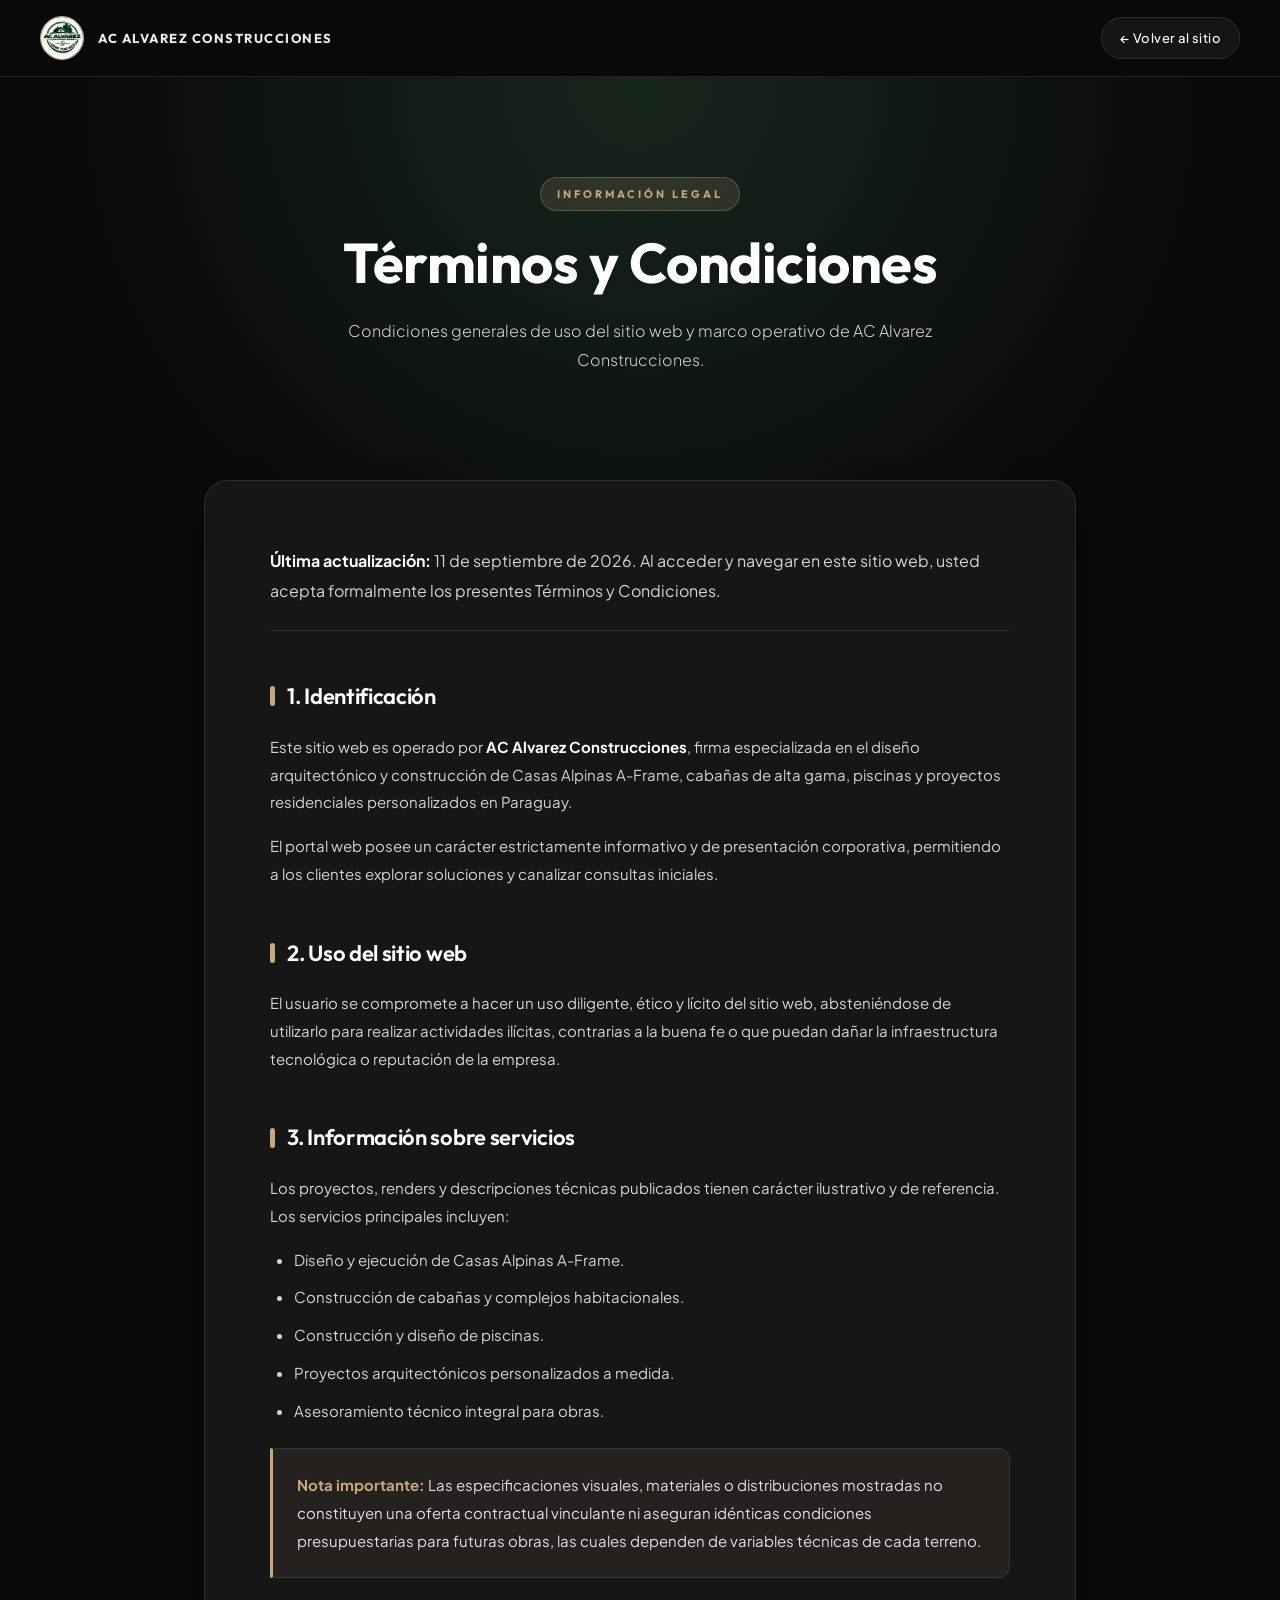
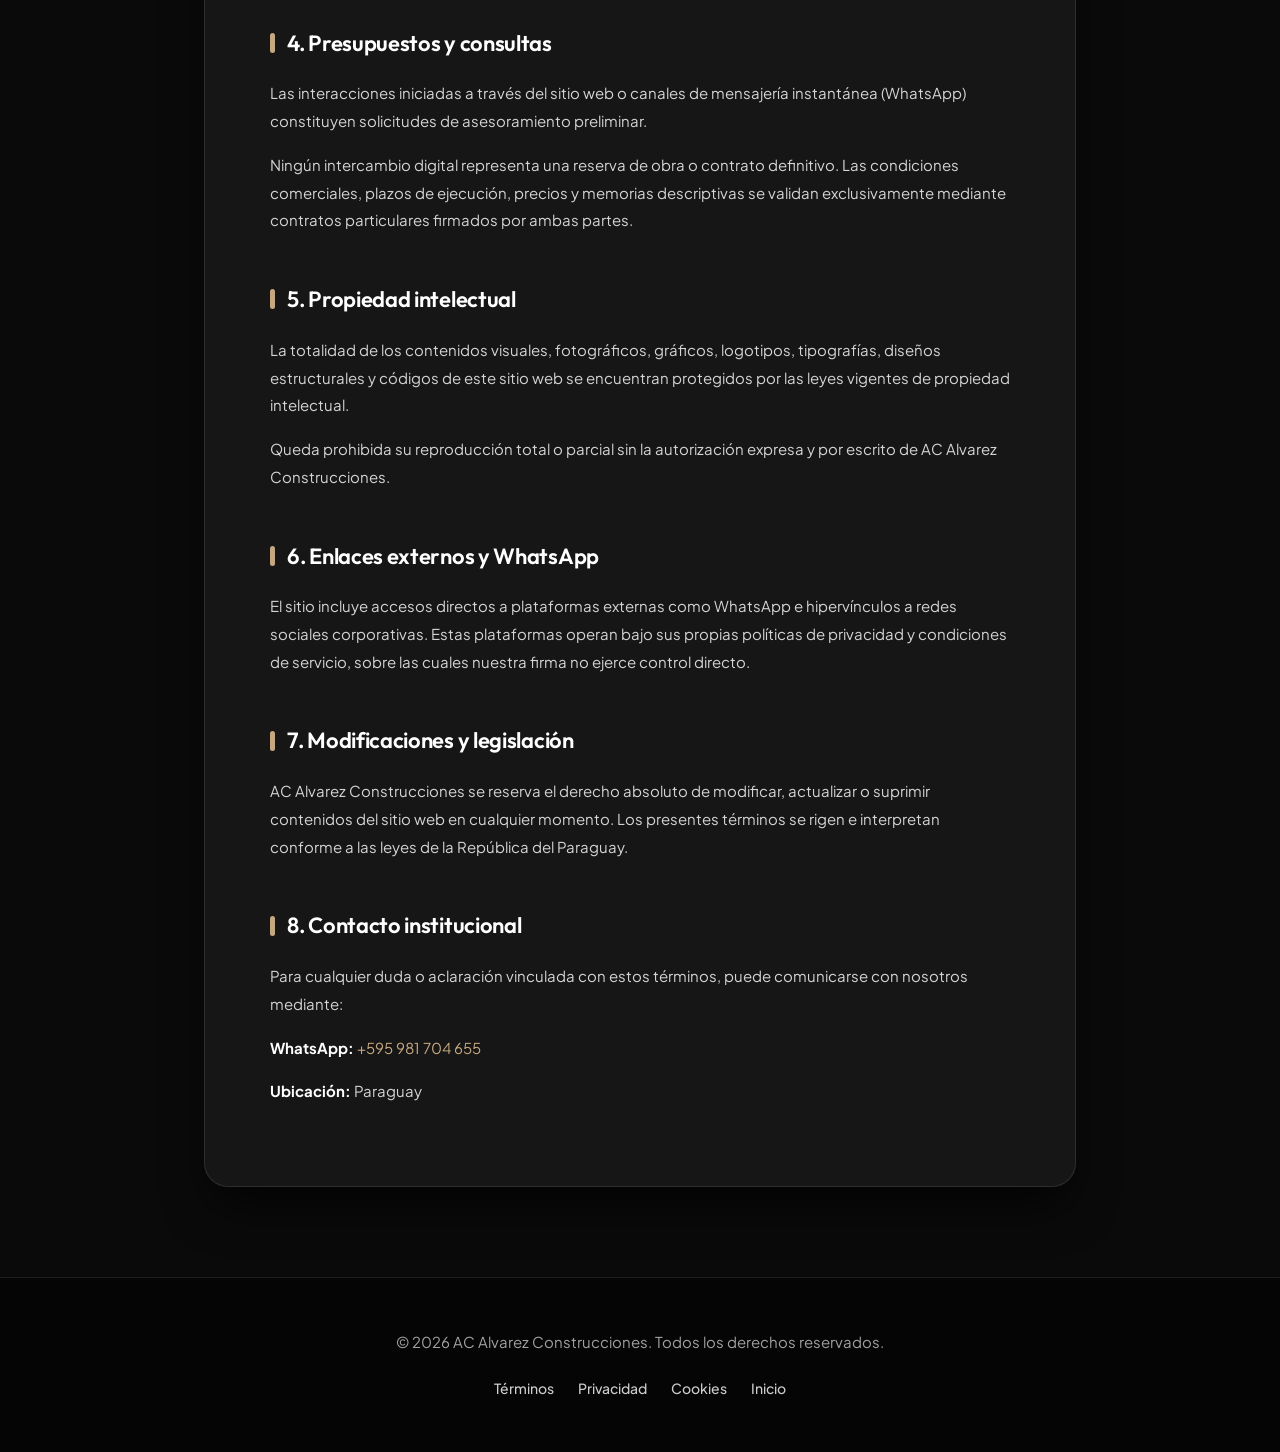
<file: Terminos.html>
<!DOCTYPE html>
<html lang="es-PY">

<head>
    <meta charset="UTF-8">
    <meta name="viewport" content="width=device-width, initial-scale=1.0">
    <meta name="theme-color" content="#0a0a0a">
    <meta name="description" content="Términos y Condiciones de AC Alvarez Construcciones.">
    <meta name="robots" content="index, follow">
    <title>Términos y Condiciones | AC Alvarez Construcciones</title>

    <link rel="icon" type="image/jpeg" href="CasaAlpinaLogo.jpeg">
    <link rel="preconnect" href="https://fonts.googleapis.com">
    <link rel="preconnect" href="https://fonts.gstatic.com" crossorigin>
    <link href="https://fonts.googleapis.com/css2?family=Outfit:wght@300;400;500;600;700&family=Plus+Jakarta+Sans:wght@300;400;500;600;700&display=swap" rel="stylesheet">

   <style>
    :root {
        --primary-dark: #0a0a0a;    /* Fondo general de la página */
        --card-dark: #161616;       /* Fondo de la tarjeta central */
        --accent: #c5a880;          /* Tono dorado / bronce premium */
        --accent-glow: rgba(197, 168, 128, 0.15);
        --text-heading: #ffffff;    /* Color de títulos (Blanco puro) */
        --text-body: #d4d4d4;       /* Color de texto/párrafos (Gris claro de alto contraste) */
        --text-muted: #a0a0a0;      /* Color secundario */
        --border-subtle: rgba(255, 255, 255, 0.1);
        --shadow-premium: 0 25px 50px -12px rgba(0, 0, 0, 0.8);
        --transition: all 0.35s cubic-bezier(0.16, 1, 0.3, 1);
    }

    * {
        box-sizing: border-box;
        margin: 0;
        padding: 0;
    }

    html {
        scroll-behavior: smooth;
    }

    body {
        font-family: "Plus Jakarta Sans", sans-serif;
        background-color: var(--primary-dark) !important;
        color: var(--text-body) !important;
        line-height: 1.85;
        -webkit-font-smoothing: antialiased;
    }

    a {
        color: var(--accent);
        text-decoration: none;
        transition: var(--transition);
    }

    a:hover {
        color: #ffffff;
        text-decoration: underline;
    }

    /* Topbar Premium Dark */
    .topbar {
        background: rgba(10, 10, 10, 0.95);
        backdrop-filter: blur(16px);
        -webkit-backdrop-filter: blur(16px);
        border-bottom: 1px solid var(--border-subtle);
        position: sticky;
        top: 0;
        z-index: 1000;
        padding: 16px 24px;
    }

    .topbar-inner {
        max-width: 1200px;
        margin: auto;
        display: flex;
        justify-content: space-between;
        align-items: center;
    }

    .brand {
        display: flex;
        align-items: center;
        gap: 14px;
        color: var(--text-heading);
        font-family: "Outfit", sans-serif;
        font-weight: 700;
        letter-spacing: 0.5px;
    }

    .brand img {
        width: 44px;
        height: 44px;
        object-fit: cover;
        border-radius: 50%;
        border: 1px solid var(--accent);
    }

    .brand span {
        font-size: 13px;
        letter-spacing: 1.5px;
        color: #f0f0f0;
    }

    .back {
        color: var(--text-heading);
        font-size: 13px;
        font-weight: 500;
        letter-spacing: 0.5px;
        display: flex;
        align-items: center;
        gap: 6px;
        padding: 8px 18px;
        border-radius: 30px;
        background: rgba(255, 255, 255, 0.05);
        border: 1px solid var(--border-subtle);
        transition: var(--transition);
    }

    .back:hover {
        background: var(--accent);
        border-color: var(--accent);
        color: #0d0d0d;
        text-decoration: none;
    }

    /* Hero Section Dark */
    .hero {
        background: radial-gradient(circle at 50% 0%, #17261d 0%, #0a0a0a 75%);
        color: var(--text-heading);
        padding: 100px 24px 110px;
        text-align: center;
        position: relative;
    }

    .hero span {
        display: inline-block;
        color: var(--accent);
        font-family: "Outfit", sans-serif;
        font-size: 11px;
        font-weight: 700;
        letter-spacing: 3px;
        text-transform: uppercase;
        margin-bottom: 20px;
        padding: 6px 16px;
        background: var(--accent-glow);
        border-radius: 20px;
        border: 1px solid rgba(197, 168, 128, 0.3);
    }

    .hero h1 {
        font-family: "Outfit", sans-serif;
        font-size: clamp(36px, 5vw, 56px);
        font-weight: 700;
        line-height: 1.15;
        margin-bottom: 20px;
        letter-spacing: -0.5px;
        color: #ffffff;
    }

    .hero p {
        max-width: 650px;
        margin: auto;
        color: var(--text-body);
        font-size: 16px;
        font-weight: 300;
    }

    /* Container & Content Dark Card */
    .container {
        max-width: 920px;
        margin: -50px auto 90px;
        padding: 0 24px;
        position: relative;
        z-index: 10;
    }

    .content {
        background: var(--card-dark) !important;
        padding: clamp(35px, 6vw, 65px);
        border-radius: 24px;
        box-shadow: var(--shadow-premium);
        border: 1px solid var(--border-subtle);
    }

    .intro {
        font-size: 16px;
        color: var(--text-muted);
        margin-bottom: 45px;
        padding-bottom: 25px;
        border-bottom: 1px solid var(--border-subtle);
        font-weight: 400;
    }

    section {
        margin-bottom: 45px;
    }

    section:last-child {
        margin-bottom: 0;
    }

    h2 {
        font-family: "Outfit", sans-serif;
        color: var(--text-heading) !important;
        font-size: 22px;
        font-weight: 600;
        margin-bottom: 16px;
        letter-spacing: -0.3px;
        display: flex;
        align-items: center;
        gap: 12px;
    }

    h2::before {
        content: '';
        width: 5px;
        height: 20px;
        background: var(--accent);
        border-radius: 3px;
    }

    p {
        margin-bottom: 16px;
        color: var(--text-body) !important;
        font-size: 15px;
    }

    ul {
        margin: 16px 0 20px 24px;
    }

    li {
        margin-bottom: 10px;
        color: var(--text-body) !important;
        font-size: 15px;
    }

    /* Notice Box Dark */
    .notice {
        background: rgba(197, 168, 128, 0.08) !important;
        border-left: 3px solid var(--accent);
        padding: 22px 24px;
        margin: 24px 0;
        border-radius: 0 12px 12px 0;
        font-size: 15px;
        color: #e0e0e0 !important;
        border-top: 1px solid rgba(197, 168, 128, 0.15);
        border-right: 1px solid rgba(197, 168, 128, 0.15);
        border-bottom: 1px solid rgba(197, 168, 128, 0.15);
    }

    /* Footer Dark */
    .footer {
        background: #050505;
        color: var(--text-muted);
        text-align: center;
        padding: 50px 24px;
        font-size: 14px;
        border-top: 1px solid var(--border-subtle);
    }

    .footer p {
        color: var(--text-muted) !important;
        margin-bottom: 20px;
    }

    .footer a {
        color: #cccccc;
        font-weight: 500;
        transition: var(--transition);
    }

    .footer a:hover {
        color: var(--accent);
        text-decoration: none;
    }

    .footer-links {
        margin-top: 15px;
        display: flex;
        justify-content: center;
        flex-wrap: wrap;
        gap: 24px;
    }

    /* Responsive */
    @media (max-width: 768px) {
        .topbar-inner {
            flex-direction: column;
            gap: 15px;
        }
        .hero {
            padding: 80px 20px 90px;
        }
        .container {
            margin-top: -30px;
        }
    }
</style>
</head>

<body class="legal-page">

    <header class="topbar">
        <div class="topbar-inner">
            <a href="index.html" class="brand">
                <img src="CasaAlpinaLogo.jpeg" alt="AC Alvarez Construcciones">
                <span>AC ALVAREZ CONSTRUCCIONES</span>
            </a>
            <a href="index.html" class="back">
                ← Volver al sitio
            </a>
        </div>
    </header>

    <section class="hero">
        <span>Información Legal</span>
        <h1>Términos y Condiciones</h1>
        <p>Condiciones generales de uso del sitio web y marco operativo de AC Alvarez Construcciones.</p>
    </section>

    <main class="container">
        <article class="content">
            <p class="intro">
                <strong style="color: var(--text-heading);">Última actualización:</strong> 11 de septiembre de 2026. Al acceder y navegar en este sitio web, usted acepta formalmente los presentes Términos y Condiciones.
            </p>

            <section>
                <h2>1. Identificación</h2>
                <p>Este sitio web es operado por <strong style="color: var(--text-heading);">AC Alvarez Construcciones</strong>, firma especializada en el diseño arquitectónico y construcción de Casas Alpinas A-Frame, cabañas de alta gama, piscinas y proyectos residenciales personalizados en Paraguay.</p>
                <p>El portal web posee un carácter estrictamente informativo y de presentación corporativa, permitiendo a los clientes explorar soluciones y canalizar consultas iniciales.</p>
            </section>

            <section>
                <h2>2. Uso del sitio web</h2>
                <p>El usuario se compromete a hacer un uso diligente, ético y lícito del sitio web, absteniéndose de utilizarlo para realizar actividades ilícitas, contrarias a la buena fe o que puedan dañar la infraestructura tecnológica o reputación de la empresa.</p>
            </section>

            <section>
                <h2>3. Información sobre servicios</h2>
                <p>Los proyectos, renders y descripciones técnicas publicados tienen carácter ilustrativo y de referencia. Los servicios principales incluyen:</p>
                <ul>
                    <li>Diseño y ejecución de Casas Alpinas A-Frame.</li>
                    <li>Construcción de cabañas y complejos habitacionales.</li>
                    <li>Construcción y diseño de piscinas.</li>
                    <li>Proyectos arquitectónicos personalizados a medida.</li>
                    <li>Asesoramiento técnico integral para obras.</li>
                </ul>
                <div class="notice">
                    <strong style="color: var(--accent);">Nota importante:</strong> Las especificaciones visuales, materiales o distribuciones mostradas no constituyen una oferta contractual vinculante ni aseguran idénticas condiciones presupuestarias para futuras obras, las cuales dependen de variables técnicas de cada terreno.
                </div>
            </section>

            <section>
                <h2>4. Presupuestos y consultas</h2>
                <p>Las interacciones iniciadas a través del sitio web o canales de mensajería instantánea (WhatsApp) constituyen solicitudes de asesoramiento preliminar.</p>
                <p>Ningún intercambio digital representa una reserva de obra o contrato definitivo. Las condiciones comerciales, plazos de ejecución, precios y memorias descriptivas se validan exclusivamente mediante contratos particulares firmados por ambas partes.</p>
            </section>

            <section>
                <h2>5. Propiedad intelectual</h2>
                <p>La totalidad de los contenidos visuales, fotográficos, gráficos, logotipos, tipografías, diseños estructurales y códigos de este sitio web se encuentran protegidos por las leyes vigentes de propiedad intelectual.</p>
                <p>Queda prohibida su reproducción total o parcial sin la autorización expresa y por escrito de AC Alvarez Construcciones.</p>
            </section>

            <section>
                <h2>6. Enlaces externos y WhatsApp</h2>
                <p>El sitio incluye accesos directos a plataformas externas como WhatsApp e hipervínculos a redes sociales corporativas. Estas plataformas operan bajo sus propias políticas de privacidad y condiciones de servicio, sobre las cuales nuestra firma no ejerce control directo.</p>
            </section>

            <section>
                <h2>7. Modificaciones y legislación</h2>
                <p>AC Alvarez Construcciones se reserva el derecho absoluto de modificar, actualizar o suprimir contenidos del sitio web en cualquier momento. Los presentes términos se rigen e interpretan conforme a las leyes de la República del Paraguay.</p>
            </section>

            <section>
                <h2>8. Contacto institucional</h2>
                <p>Para cualquier duda o aclaración vinculada con estos términos, puede comunicarse con nosotros mediante:</p>
                <p><strong style="color: var(--text-heading);">WhatsApp:</strong> <a href="https://wa.me/595981704655" target="_blank" rel="noopener noreferrer">+595 981 704 655</a></p>
                <p><strong style="color: var(--text-heading);">Ubicación:</strong> Paraguay</p>
            </section>
        </article>
    </main>

    <footer class="footer">
        <p>© 2026 AC Alvarez Construcciones. Todos los derechos reservados.</p>
        <div class="footer-links">
            <a href="terminos.html">Términos</a>
            <a href="privacidad.html">Privacidad</a>
            <a href="cookies.html">Cookies</a>
            <a href="index.html">Inicio</a>
        </div>
    </footer>

</body>

</html>
</file>
<file: style.css>
/* =========================================================
   AC ALVAREZ CONSTRUCCIONES
   STYLE.CSS — VERSION LIMPIA / PREMIUM
========================================================= */


/* =========================================================
   VARIABLES
========================================================= */

:root {

    --primary: #A87B3B;
    --primary-light: #D5AE70;
    --primary-dark: #765522;

    --dark: #202923;
    --dark-2: #2C352F;
    --dark-3: #3B463F;

    --black: #0B0D0C;

    --white: #FFFFFF;
    --cream: #F3F5F1;

    --gray: #69736D;
    --gray-light: #D7DDD6;

    --border: rgba(32, 41, 35, .12);

    --border-dark: rgba(255, 255, 255, .10);

    --shadow-sm:
        0 8px 25px rgba(0, 0, 0, .07);

    --shadow-md:
        0 18px 50px rgba(0, 0, 0, .12);

    --shadow-lg:
        0 30px 80px rgba(0, 0, 0, .20);

    --radius-sm: 8px;
    --radius-md: 16px;
    --radius-lg: 24px;

    --container: 1240px;

    --transition:
        all .35s cubic-bezier(.22, .61, .36, 1);

}


/* =========================================================
   RESET
========================================================= */

*,
*::before,
*::after {
    margin: 0;
    padding: 0;
    box-sizing: border-box;
}

html {
    scroll-behavior: smooth;
    scroll-padding-top: 90px;
    overflow-x: clip;
}

body {

    min-height: 100%;
    width: 100%;

    font-family:
        "Manrope",
        sans-serif;

    color: var(--dark);
    background: var(--white);

    line-height: 1.7;

    overflow-x: hidden;
}

body.lightbox-open {
    overflow: hidden;
}

img,
video,
svg {
    display: block;
    max-width: 100%;
}

img {
    height: auto;
}

button,
input,
textarea,
select {
    font-family: inherit;
}

button {
    border: 0;
    cursor: pointer;
}

a {
    color: inherit;
    text-decoration: none;
}

ul,
ol {
    list-style: none;
}

::selection {
    background: var(--primary);
    color: var(--white);
}


/* =========================================================
   CONTAINER
========================================================= */

.container {

    width: min(
        calc(100% - 40px),
        var(--container)
    );

    margin-inline: auto;
}


/* =========================================================
   SCROLLBAR
========================================================= */

::-webkit-scrollbar {
    width: 9px;
}

::-webkit-scrollbar-track {
    background: #101210;
}

::-webkit-scrollbar-thumb {
    background: var(--primary);
    border-radius: 20px;
}

::-webkit-scrollbar-thumb:hover {
    background: var(--primary-light);
}


/* =========================================================
   LOADER
========================================================= */

.page-loader {

    position: fixed;
    inset: 0;
    z-index: 9999;

    display: flex;
    align-items: center;
    justify-content: center;

    background:
        radial-gradient(
            circle at center,
            #29312C 0%,
            #111411 55%,
            #080908 100%
        );

    color: var(--primary-light);

    transition:
        opacity .7s ease,
        visibility .7s ease;

    animation: autoDismissLoader 1.6s ease 0.6s forwards;
}

@keyframes autoDismissLoader {
    0%, 75% {
        opacity: 1;
        visibility: visible;
        pointer-events: all;
    }
    100% {
        opacity: 0;
        visibility: hidden;
        pointer-events: none;
    }
}

.page-loader.loaded {

    opacity: 0;
    visibility: hidden;
    pointer-events: none;
}

.loader-content {
    text-align: center;
}

.loader-logo {

    width: 90px;
    height: 90px;

    margin: 0 auto 25px;

    overflow: hidden;

    border:
        1px solid
        rgba(213, 174, 112, .5);

    border-radius: 50%;

    box-shadow:
        0 0 40px
        rgba(184, 138, 74, .20);
}

.loader-logo img {

    width: 100%;
    height: 100%;

    object-fit: cover;
}

.loader-building {

    width: 150px;

    margin: 0 auto 20px;

    animation:
        loaderPulse 2s infinite ease-in-out;
}

.loader-building svg {
    width: 100%;
}

.loader-content p {

    color: rgba(255, 255, 255, .68);

    font-size: .72rem;
    letter-spacing: 3px;
    text-transform: uppercase;
}

@keyframes loaderPulse {

    0%,
    100% {
        opacity: .4;
        transform: translateY(0);
    }

    50% {
        opacity: 1;
        transform: translateY(-5px);
    }
}


/* =========================================================
   HEADER
========================================================= */

.header {

    position: fixed;

    top: 0;
    left: 0;

    width: 100%;

    z-index: 1000;

    background:
        linear-gradient(
            to bottom,
            rgba(0, 0, 0, .72),
            rgba(0, 0, 0, 0)
        );

    transition:
        background .4s ease,
        box-shadow .4s ease,
        backdrop-filter .4s ease;
}

.header.scrolled {

    background:
        rgba(12, 15, 13, .94);

    backdrop-filter: blur(18px);

    box-shadow:
        0 10px 35px
        rgba(0, 0, 0, .22);
}


/* =========================================================
   NAVBAR
========================================================= */

.navbar {

    width: min(
        calc(100% - 40px),
        1400px
    );

    height: 88px;

    margin-inline: auto;

    display: flex;

    align-items: center;
    justify-content: space-between;
}

.logo {

    display: flex;
    align-items: center;

    gap: 12px;

    color: var(--white);

    font-size: .9rem;
    font-weight: 800;

    letter-spacing: 1.5px;
}

.logo img {

    width: 48px;
    height: 48px;

    object-fit: cover;

    border:
        1px solid
        rgba(255, 255, 255, .35);

    border-radius: 50%;
}

.nav-links {

    display: flex;
    align-items: center;

    gap: 30px;
}

.nav-links a {

    position: relative;

    color:
        rgba(255, 255, 255, .84);

    font-size: .72rem;
    font-weight: 700;

    text-transform: uppercase;

    letter-spacing: 1px;

    transition: var(--transition);
}

.nav-links a::after {

    content: "";

    position: absolute;

    left: 0;
    bottom: -8px;

    width: 0;
    height: 2px;

    background: var(--primary-light);

    transition: var(--transition);
}

.nav-links a:hover {
    color: var(--white);
}

.nav-links a:hover::after {
    width: 100%;
}

.hamburger {

    display: none;

    width: 45px;
    height: 45px;

    align-items: center;
    justify-content: center;

    border-radius: 10px;

    background:
        rgba(255, 255, 255, .08);

    color: var(--white);

    font-size: 1.2rem;
}


/* =========================================================
   HERO
========================================================= */

.hero {

    position: relative;

    min-height: 100svh;

    display: flex;
    align-items: center;
    justify-content: center;

    overflow: hidden;

    background: #101210;

    color: var(--white);
}

.hero-background {

    position: absolute;
    inset: 0;

    overflow: hidden;
}

.hero-background img {

    width: 100%;
    height: 100%;

    object-fit: cover;

    object-position: center;

    transform: scale(1.04);

    animation:
        heroZoom 12s
        ease-out
        forwards;
}

@keyframes heroZoom {

    from {
        transform: scale(1.09);
    }

    to {
        transform: scale(1.04);
    }
}

.hero-overlay {

    position: absolute;
    inset: 0;

    background:

        linear-gradient(
            90deg,
            rgba(0, 0, 0, .88) 0%,
            rgba(0, 0, 0, .72) 38%,
            rgba(0, 0, 0, .34) 100%
        ),

        linear-gradient(
            0deg,
            rgba(0, 0, 0, .78),
            rgba(0, 0, 0, .08) 55%,
            rgba(0, 0, 0, .22)
        );
}

.hero-content {

    position: relative;
    z-index: 2;

    width: min(
        calc(100% - 40px),
        1240px
    );

    max-width: 900px;

    margin:
        70px auto 0;
}

.hero-badge {

    display: inline-flex;

    align-items: center;
    gap: 10px;

    margin-bottom: 25px;

    padding:
        11px 20px;

    border:
        1px solid
        rgba(213, 174, 112, .40);

    border-radius: 50px;

    background:
        rgba(255, 255, 255, .035);

    backdrop-filter: blur(12px);

    box-shadow:
        0 8px 25px
        rgba(0, 0, 0, .15);

    color: var(--primary-light);

    font-size: .64rem;
    font-weight: 800;

    letter-spacing: 2px;
}

.hero-logo {

    width: 108px;
    height: 108px;

    margin-bottom: 22px;

    object-fit: cover;

    border:
        3px solid
        rgba(255, 255, 255, .82);

    border-radius: 50%;

    box-shadow:
        0 15px 40px
        rgba(0, 0, 0, .35),

        0 0 30px
        rgba(184, 138, 74, .18);
}

.hero-eyebrow {

    margin-bottom: 10px;

    color: var(--primary-light);

    font-size: .74rem;
    font-weight: 800;

    letter-spacing: 4px;

    text-transform: uppercase;
}

.hero h1 {

    max-width: 900px;

    font-size:
        clamp(
            3rem,
            7vw,
            6.8rem
        );

    line-height: .96;

    font-weight: 300;

    letter-spacing: -4px;

    text-shadow:
        0 5px 30px
        rgba(0, 0, 0, .35);
}

.hero h1 strong {

    display: inline-block;

    font-weight: 800;

    background-image:
        linear-gradient(
            135deg,
            #ffffff 0%,
            #ffffff 38%,
            #D5AE70 100%
        );

    background-clip: text;
    -webkit-background-clip: text;

    color: transparent;
    -webkit-text-fill-color: transparent;
}

.hero-description {

    max-width: 650px;

    margin-top: 30px;

    color:
        rgba(255, 255, 255, .76);

    font-size:
        clamp(
            .92rem,
            1.5vw,
            1.08rem
        );

    line-height: 1.85;
}

.hero-buttons {

    display: flex;

    flex-wrap: wrap;

    gap: 14px;

    margin-top: 34px;
}


/* =========================================================
   BUTTONS
========================================================= */

.btn {

    display: inline-flex;

    align-items: center;
    justify-content: center;

    gap: 10px;

    min-height: 58px;

    padding:
        0 25px;

    border-radius: 10px;

    font-size: .78rem;
    font-weight: 800;

    letter-spacing: .5px;

    transition: var(--transition);
}

.btn-primary {

    background:
        linear-gradient(
            135deg,
            var(--primary-light),
            var(--primary)
        );

    color: #111;

    border:
        1px solid
        rgba(255, 255, 255, .10);

    box-shadow:
        0 12px 35px
        rgba(184, 138, 74, .24);
}

.btn-primary:hover {

    transform:
        translateY(-4px);

    box-shadow:
        0 18px 45px
        rgba(184, 138, 74, .38);
}

.btn-outline {

    color: var(--white);

    border:
        1px solid
        rgba(255, 255, 255, .34);

    background:
        rgba(255, 255, 255, .045);

    backdrop-filter: blur(10px);
}

.btn-outline:hover {

    background: var(--white);

    color: var(--dark);

    transform:
        translateY(-4px);
}

.btn-dark {

    background: var(--dark);

    color: var(--white);
}

.btn-dark:hover {

    background: var(--primary);

    color: #111;

    transform:
        translateY(-3px);
}


/* =========================================================
   HERO INFO
========================================================= */

.hero-info {

    display: flex;

    flex-wrap: wrap;

    gap: 42px;

    margin-top: 58px;

    padding-top: 28px;

    border-top:
        1px solid
        rgba(255, 255, 255, .15);
}

.hero-info div {

    position: relative;

    display: flex;

    flex-direction: column;
}

.hero-info div:not(:last-child)::after {

    content: "";

    position: absolute;

    top: 50%;
    right: -22px;

    width: 1px;
    height: 38px;

    transform: translateY(-50%);

    background:
        rgba(255, 255, 255, .13);
}

.hero-info strong {

    color: var(--primary-light);

    font-size: 1.7rem;

    line-height: 1;
}

.hero-info span {

    margin-top: 6px;

    color:
        rgba(255, 255, 255, .56);

    font-size: .65rem;

    text-transform: uppercase;

    letter-spacing: 1px;
}


/* =========================================================
   HERO SCROLL
========================================================= */

.hero-scroll {

    position: absolute;

    bottom: 12px;
    left: 50%;

    z-index: 2;

    transform:
        translateX(-50%);

    display: flex;

    flex-direction: column;

    align-items: center;

    gap: 3px;

    color:
        rgba(255, 255, 255, .58);

    font-size: .58rem;

    letter-spacing: 3px;

    text-transform: uppercase;
}

.hero-scroll i {
    animation:
        scrollDown 1.7s infinite;
}

@keyframes scrollDown {

    0%,
    100% {
        transform: translateY(0);
    }

    50% {
        transform: translateY(7px);
    }
}


/* =========================================================
   TRUST STRIP
========================================================= */

.trust-strip {

    padding: 24px 0;

    border-block:
        1px solid
        #E4E8E3;

    background: var(--cream);
}

.trust-strip-grid {

    display: grid;

    grid-template-columns:
        repeat(4, minmax(0, 1fr));

    gap: 22px;
}

.trust-item {

    display: flex;

    align-items: center;

    gap: 13px;

    min-width: 0;
}

.trust-item > i {

    flex: 0 0 38px;

    color: var(--primary-dark);

    font-size: 1.1rem;

    text-align: center;
}

.trust-item div {

    display: grid;

    gap: 3px;
}

.trust-item span {

    color: var(--gray);

    font-size: .56rem;

    font-weight: 700;

    letter-spacing: 1px;

    text-transform: uppercase;
}

.trust-item strong {

    color: var(--dark);

    font-size: .76rem;

    line-height: 1.4;
}

.trust-portal strong i {

    margin-left: 3px;

    color: var(--primary-dark);

    font-size: .65rem;

    transition: var(--transition);
}

.trust-portal:hover strong i {
    transform: translateX(3px);
}


/* =========================================================
   SECTIONS
========================================================= */

.section {
    padding: 120px 0;
}

.section-heading {

    max-width: 760px;

    margin:
        0 auto 65px;

    text-align: center;
}

.section-tag {

    display: inline-block;

    margin-bottom: 14px;

    color: var(--primary-dark);

    font-size: .65rem;

    font-weight: 800;

    letter-spacing: 3px;

    text-transform: uppercase;
}

.section-heading h2 {

    font-size:
        clamp(
            2rem,
            4vw,
            3.5rem
        );

    line-height: 1.1;

    font-weight: 700;

    letter-spacing: -1.5px;
}

.section-heading h2 span {
    color: var(--primary);
}

.section-heading p {

    max-width: 650px;

    margin:
        18px auto 0;

    color: var(--gray);

    font-size: .93rem;
}

.section-heading.light .section-tag {
    color: var(--primary-light);
}

.section-heading.light h2 {
    color: var(--white);
}

.section-heading.light p {
    color:
        rgba(255, 255, 255, .58);
}

.dark-section {

    color: var(--white);

    background:
        linear-gradient(
            135deg,
            #111411,
            #1B211D
        );
}


/* =========================================================
   ABOUT
========================================================= */

.about {
    background: var(--cream);
}

.about-grid {

    display: grid;

    grid-template-columns:
        1fr 1fr;

    gap: 80px;

    align-items: center;
}

.about-image {
    position: relative;
}

.about-image::before {

    content: "";

    position: absolute;

    top: -18px;
    left: -18px;

    width: 100%;
    height: 100%;

    border:
        1px solid
        var(--border);

    border-radius:
        var(--radius-lg);
}

.about-image img {

    position: relative;

    z-index: 1;

    width: 100%;
    height: 560px;

    object-fit: cover;

    border-radius:
        var(--radius-lg);

    box-shadow:
        var(--shadow-lg);
}

.about-image-badge {

    position: absolute;

    z-index: 2;

    right: -25px;
    bottom: 35px;

    width: 120px;
    height: 120px;

    display: flex;

    flex-direction: column;

    align-items: center;
    justify-content: center;

    border:
        4px solid
        var(--cream);

    border-radius: 50%;

    background: var(--dark);

    color: var(--white);

    box-shadow:
        var(--shadow-md);
}

.about-image-badge strong {

    color: var(--primary-light);

    font-size: 1.7rem;
}

.about-image-badge span {

    font-size: .47rem;

    letter-spacing: 1px;

    text-transform: uppercase;
}

.small-title {

    display: block;

    margin-bottom: 12px;

    color: var(--primary-dark);

    font-size: .68rem;

    font-weight: 800;

    letter-spacing: 2px;

    text-transform: uppercase;
}

.about-content h3 {

    max-width: 550px;

    margin-bottom: 25px;

    font-size:
        clamp(
            2rem,
            4vw,
            3.1rem
        );

    line-height: 1.1;

    letter-spacing: -1.5px;
}

.about-content p {

    margin-bottom: 18px;

    color: var(--gray);

    font-size: .9rem;
}

.about-features {

    display: grid;

    gap: 18px;

    margin-top: 30px;
}

.feature {

    display: flex;

    align-items: center;

    gap: 15px;
}

.feature > i {

    width: 48px;
    height: 48px;

    flex-shrink: 0;

    display: grid;
    place-items: center;

    border-radius: 12px;

    background:
        rgba(184, 138, 74, .10);

    color: var(--primary);
}

.feature div {

    display: flex;

    flex-direction: column;
}

.feature strong {
    font-size: .87rem;
}

.feature span {

    color: var(--gray);

    font-size: .74rem;
}


/* =========================================================
   WHY US
========================================================= */

.why-us {

    position: relative;

    overflow: hidden;
}

.why-us::before {

    content: "";

    position: absolute;

    width: 500px;
    height: 500px;

    right: -250px;
    top: -250px;

    border:
        1px solid
        rgba(184, 138, 74, .10);

    border-radius: 50%;
}

.why-grid {

    position: relative;

    display: grid;

    grid-template-columns:
        repeat(4, 1fr);

    gap: 18px;
}

.why-card {

    position: relative;

    min-height: 300px;

    padding:
        35px 28px;

    overflow: hidden;

    border:
        1px solid
        rgba(255, 255, 255, .08);

    border-radius:
        var(--radius-md);

    background:
        rgba(255, 255, 255, .035);

    transition: var(--transition);
}

.why-card:hover {

    transform:
        translateY(-8px);

    border-color:
        rgba(184, 138, 74, .40);

    background:
        rgba(255, 255, 255, .06);
}

.why-card > span {

    position: absolute;

    top: 20px;
    right: 22px;

    color:
        rgba(255, 255, 255, .16);

    font-size: .7rem;

    font-weight: 700;
}

.why-icon {

    width: 55px;
    height: 55px;

    display: grid;
    place-items: center;

    margin-bottom: 28px;

    border-radius: 14px;

    background:
        rgba(184, 138, 74, .12);

    color: var(--primary-light);

    font-size: 1.2rem;
}

.why-card h3 {

    margin-bottom: 12px;

    font-size: 1.15rem;
}

.why-card p {

    color:
        rgba(255, 255, 255, .54);

    font-size: .8rem;
}


/* =========================================================
   SERVICES
========================================================= */

.services {
    background: var(--white);
}

.services-grid {

    display: grid;

    grid-template-columns:
        repeat(3, 1fr);

    gap: 20px;
}

.service-card {

    position: relative;

    min-height: 320px;

    padding: 38px;

    overflow: hidden;

    border:
        1px solid
        var(--gray-light);

    border-radius:
        var(--radius-md);

    background: var(--white);

    transition: var(--transition);
}

.service-card::after {

    content: "";

    position: absolute;

    right: -70px;
    bottom: -70px;

    width: 150px;
    height: 150px;

    border-radius: 50%;

    background:
        rgba(184, 138, 74, .07);

    transition: var(--transition);
}

.service-card:hover {

    transform:
        translateY(-8px);

    border-color:
        rgba(168, 123, 59, .22);

    box-shadow:
        var(--shadow-md);
}

.service-card:hover::after {
    transform: scale(1.5);
}

.service-number {

    position: absolute;

    top: 25px;
    right: 28px;

    color:
        rgba(0, 0, 0, .07);

    font-size: 2.5rem;

    font-weight: 800;
}

.service-card > i {

    width: 58px;
    height: 58px;

    display: grid;
    place-items: center;

    margin-bottom: 25px;

    border-radius: 15px;

    background:
        rgba(184, 138, 74, .10);

    color: var(--primary);

    font-size: 1.3rem;
}

.service-card h3 {

    margin-bottom: 12px;

    font-size: 1.18rem;
}

.service-card p {

    color: var(--gray);

    font-size: .8rem;
}

.service-card a {

    position: absolute;

    left: 38px;
    bottom: 30px;

    display: inline-flex;

    align-items: center;

    gap: 8px;

    color: var(--primary-dark);

    font-size: .68rem;

    font-weight: 800;

    text-transform: uppercase;

    letter-spacing: .5px;
}

.service-card a i {
    transition: var(--transition);
}

.service-card:hover a i {
    transform: translateX(5px);
}


/* =========================================================
   PROJECTS
========================================================= */

.projects {
    background: var(--cream);
}

.gallery-filters {

    display: flex;

    flex-wrap: wrap;

    justify-content: center;

    gap: 8px;

    margin-bottom: 45px;
}

.filter-btn {

    padding:
        11px 20px;

    border:
        1px solid
        rgba(0, 0, 0, .10);

    border-radius: 50px;

    background: transparent;

    color: var(--gray);

    font-size: .67rem;

    font-weight: 700;

    text-transform: uppercase;

    letter-spacing: 1px;

    transition: var(--transition);
}

.filter-btn:hover,
.filter-btn.active {

    border-color: var(--dark);

    background: var(--dark);

    color: var(--white);
}

.projects-grid {

    display: grid;

    grid-template-columns:
        repeat(3, 1fr);

    gap: 20px;
}

.project-card {

    min-width: 0;

    transition:
        opacity .3s ease,
        transform .3s ease;
}

.project-card.hidden {
    display: none;
}

.project-image {

    position: relative;

    height: 470px;

    overflow: hidden;

    border-radius:
        var(--radius-md);

    background: #171A18;
}

.project-image img,
.project-image video {

    width: 100%;
    height: 100%;

    object-fit: cover;

    transition:
        transform .7s
        cubic-bezier(.2, .7, .2, 1);
}

.project-card:hover .project-image img,
.project-card:hover .project-image video {

    transform: scale(1.06);
}

.project-overlay {

    position: absolute;

    right: 0;
    bottom: 0;
    left: 0;

    padding:
        100px 28px 28px;

    color: var(--white);

    background:
        linear-gradient(
            to top,
            rgba(0, 0, 0, .94),
            rgba(0, 0, 0, .55),
            transparent
        );
}

.project-category {

    display: inline-block;

    margin-bottom: 8px;

    color: var(--primary-light);

    font-size: .58rem;

    font-weight: 800;

    letter-spacing: 2px;

    text-transform: uppercase;
}

.project-overlay h3 {

    margin-bottom: 2px;

    font-size: 1.3rem;
}

.project-overlay p {

    margin-bottom: 18px;

    color:
        rgba(255, 255, 255, .62);

    font-size: .7rem;
}

.view-project {

    display: inline-flex;

    align-items: center;

    gap: 9px;

    padding: 0;

    background: transparent;

    color: var(--white);

    font-size: .65rem;

    font-weight: 700;

    text-transform: uppercase;

    letter-spacing: 1px;
}

.view-project i {
    transition: var(--transition);
}

.view-project:hover i {
    transform: translateX(6px);
}

.projects-cta {

    display: flex;

    align-items: center;

    justify-content: center;

    gap: 25px;

    margin-top: 55px;
}

.projects-cta p {

    color: var(--gray);

    font-size: .83rem;
}


/* =========================================================
   LIGHTBOX
========================================================= */

.lightbox {

    position: fixed;

    inset: 0;

    z-index: 3000;

    display: flex;

    align-items: center;
    justify-content: center;

    padding: 30px;

    background:
        rgba(0, 0, 0, .94);

    opacity: 0;

    visibility: hidden;

    pointer-events: none;

    transition:
        opacity .35s ease,
        visibility .35s ease;
}

.lightbox.active {

    opacity: 1;

    visibility: visible;

    pointer-events: auto;
}

.lightbox-content {

    width: min(
        1100px,
        100%
    );

    max-height: 90vh;

    display: grid;

    grid-template-columns:
        1.35fr .65fr;

    overflow: hidden;

    border-radius:
        var(--radius-lg);

    background: #181A19;

    box-shadow:
        0 30px 100px
        rgba(0, 0, 0, .60);
}

.lightbox-image-container {

    min-height: 600px;

    background: #0B0D0C;
}

.lightbox-image-container img {

    width: 100%;
    height: 100%;

    object-fit: cover;
}

.lightbox-info {

    display: flex;

    flex-direction: column;

    justify-content: center;

    padding: 45px;

    color: var(--white);
}

.lightbox-counter {

    margin-bottom: 20px;

    color: var(--primary-light);

    font-size: .63rem;

    font-weight: 700;

    letter-spacing: 2px;
}

.lightbox-info h2 {

    margin-bottom: 10px;

    font-size: 2rem;

    line-height: 1.15;
}

.lightbox-location {

    margin-bottom: 25px;

    color: var(--primary-light);

    font-size: .78rem;
}

.lightbox-description {

    margin-bottom: 30px;

    color:
        rgba(255, 255, 255, .60);

    font-size: .8rem;
}

.lightbox-close {

    position: absolute;

    top: 25px;
    right: 25px;

    z-index: 10;

    width: 48px;
    height: 48px;

    display: grid;
    place-items: center;

    border:
        1px solid
        rgba(255, 255, 255, .20);

    border-radius: 50%;

    background:
        rgba(255, 255, 255, .06);

    color: var(--white);

    font-size: 1.1rem;

    transition: var(--transition);
}

.lightbox-close:hover {

    background: var(--primary);

    color: #111;

    transform: rotate(90deg);
}

.lightbox-nav {

    position: absolute;

    top: 50%;

    z-index: 10;

    width: 52px;
    height: 52px;

    display: grid;
    place-items: center;

    transform:
        translateY(-50%);

    border:
        1px solid
        rgba(255, 255, 255, .20);

    border-radius: 50%;

    background:
        rgba(255, 255, 255, .07);

    color: var(--white);

    transition: var(--transition);
}

.lightbox-nav:hover {

    background: var(--primary);

    color: #111;
}

.lightbox-prev {
    left: 25px;
}

.lightbox-next {
    right: 25px;
}


/* =========================================================
   VIDEO
========================================================= */

.video-section {
    background: var(--white);
}

.main-video {

    position: relative;

    max-width: 1100px;

    margin-inline: auto;

    overflow: hidden;

    border-radius:
        var(--radius-lg);

    background: #111;

    box-shadow:
        var(--shadow-lg);
}

.main-video video {

    width: 100%;

    max-height: 650px;

    object-fit: cover;
}


/* =========================================================
   STATS
========================================================= */

.stats-section {

    padding: 90px 0;

    background:
        linear-gradient(
            135deg,
            #171B18,
            #0D100E
        );

    color: var(--white);
}

.stats-grid {

    display: grid;

    grid-template-columns:
        repeat(3, 1fr);

    gap: 1px;

    background:
        rgba(255, 255, 255, .10);
}

.stat-item {

    padding: 35px;

    text-align: center;

    background: #111411;
}

.stat-number {

    font-size:
        clamp(
            3rem,
            6vw,
            5rem
        );

    line-height: 1;

    font-weight: 800;

    color: var(--primary-light);
}

.stat-plus {

    color: var(--primary-light);

    font-size: 2rem;

    font-weight: 800;
}

.stat-item p {

    margin-top: 10px;

    color:
        rgba(255, 255, 255, .55);

    font-size: .68rem;

    font-weight: 600;

    text-transform: uppercase;

    letter-spacing: 1.5px;
}


/* =========================================================
   TESTIMONIALS
========================================================= */

.testimonials {
    background: var(--cream);
}

.testimonials-grid {

    display: grid;

    grid-template-columns:
        repeat(2, 1fr);

    gap: 25px;
}

.testimonial-card {

    overflow: hidden;

    border:
        1px solid
        rgba(0, 0, 0, .08);

    border-radius:
        var(--radius-lg);

    background: var(--white);

    box-shadow:
        var(--shadow-sm);
}

.testimonial-gallery,
.testimonial-video {

    height: 360px;

    overflow: hidden;

    background: #111;
}

.carousel-track {

    width: 100%;
    height: 100%;

    display: flex;

    overflow-x: auto;

    scroll-snap-type: x mandatory;

    scrollbar-width: none;
}

.carousel-track::-webkit-scrollbar {
    display: none;
}

.carousel-slide {

    min-width: 100%;
    height: 100%;

    scroll-snap-align: start;
}

.carousel-slide img {

    width: 100%;
    height: 100%;

    object-fit: cover;
}

.testimonial-video video {

    width: 100%;
    height: 100%;

    object-fit: cover;
}

.testimonial-content {
    padding: 35px;
}

.rating {

    display: flex;

    gap: 5px;

    margin-bottom: 20px;

    color: var(--primary);

    font-size: .75rem;
}

.testimonial-content blockquote {

    margin-bottom: 25px;

    color: #333;

    font-size:
        clamp(
            1rem,
            2vw,
            1.25rem
        );

    font-weight: 500;

    line-height: 1.6;
}

.client {

    display: flex;

    flex-direction: column;
}

.client strong {
    font-size: .85rem;
}

.client span {

    color: var(--gray);

    font-size: .7rem;
}

.social-project {

    display: inline-flex;

    align-items: center;

    gap: 8px;

    margin-top: 20px;

    color: var(--primary-dark);

    font-size: .68rem;

    font-weight: 800;

    text-transform: uppercase;
}


/* =========================================================
   CONTACT
========================================================= */

.contact {

    background:
        linear-gradient(
            135deg,
            #101411,
            #181D19
        );
}

.contact-grid {

    display: grid;

    grid-template-columns:
        repeat(2, 1fr);

    gap: 20px;

    margin-bottom: 45px;
}

.contact-card {

    padding: 38px;

    border:
        1px solid
        rgba(255, 255, 255, .08);

    border-radius:
        var(--radius-md);

    background:
        rgba(255, 255, 255, .035);

    transition: var(--transition);
}

.contact-card:hover {

    transform:
        translateY(-5px);

    border-color:
        rgba(184, 138, 74, .35);
}

.contact-icon {

    width: 55px;
    height: 55px;

    display: grid;
    place-items: center;

    margin-bottom: 20px;

    border-radius: 14px;

    background:
        rgba(184, 138, 74, .12);

    color: var(--primary-light);

    font-size: 1.3rem;
}

.contact-card h3 {

    margin-bottom: 10px;

    color: var(--white);

    font-size: 1.12rem;
}

.contact-card p {

    margin-bottom: 22px;

    color:
        rgba(255, 255, 255, .55);

    font-size: .8rem;
}

.contact-link {

    display: inline-flex;

    align-items: center;

    gap: 8px;

    color: var(--primary-light);

    font-size: .68rem;

    font-weight: 800;

    text-transform: uppercase;
}

.contact-link i {
    transition: var(--transition);
}

.contact-link:hover i {
    transform: translateX(5px);
}


/* =========================================================
   BUDGET FORM
========================================================= */

.budget-wrapper {

    padding:
        clamp(
            25px,
            5vw,
            55px
        );

    border:
        1px solid
        rgba(213, 174, 112, .24);

    border-radius: var(--radius-lg);

    background:
        linear-gradient(
            135deg,
            rgba(255, 255, 255, .055),
            rgba(255, 255, 255, .025)
        );

    backdrop-filter: blur(15px);
}

.budget-header {

    max-width: 680px;

    margin-bottom: 35px;
}

.budget-header .section-tag {
    margin-bottom: 8px;
}

.budget-header h3 {

    color: var(--white);

    font-size:
        clamp(
            1.6rem,
            3vw,
            2.3rem
        );
}

.budget-header p {

    margin-top: 8px;

    color:
        rgba(255, 255, 255, .50);

    font-size: .8rem;
}

.budget-form {

    display: grid;

    grid-template-columns:
        repeat(2, minmax(0, 1fr));

    gap: 22px 20px;
}

.form-group {

    display: flex;

    flex-direction: column;

    gap: 8px;
}

.form-group.full,
.form-submit.full {
    grid-column: 1 / -1;
}

.form-group label {

    color:
        rgba(255, 255, 255, .70);

    font-size: .68rem;

    font-weight: 600;
}

.form-group label span {

    color:
        rgba(255, 255, 255, .40);

    font-weight: 400;
}

.form-group input,
.form-group textarea,
.form-group select {

    width: 100%;

    min-height: 52px;

    padding:
        14px 16px;

    border:
        1px solid
        rgba(255, 255, 255, .10);

    border-radius: 8px;

    outline: none;

    background:
        rgba(255, 255, 255, .055);

    color: var(--white);

    font-size: .8rem;

    transition: var(--transition);
}

.form-group input::placeholder,
.form-group textarea::placeholder {

    color:
        rgba(255, 255, 255, .30);
}

.form-group select option {

    background: #171717;

    color: var(--white);
}

.form-group input:focus,
.form-group textarea:focus,
.form-group select:focus {

    border-color: var(--primary);

    box-shadow:
        0 0 0 3px
        rgba(184, 138, 74, .10);
}

.form-group textarea {

    min-height: 112px;

    resize: vertical;
}

.form-submit {

    display: flex;

    align-items: center;

    justify-content: flex-start;

    gap: 16px;

    margin-top: 5px;
}

.form-submit .btn {
    min-height: 58px;
}

.form-submit > span {

    color:
        rgba(255, 255, 255, .45);

    font-size: .7rem;
}


/* =========================================================
   FAQ (CORREGIDO Y COMPLETO)
========================================================= */

.faq-section {
    position: relative;
    padding: 110px 0;
    background: #111411;
}

.faq-container {
    width: min(900px, 100%);
    margin: 50px auto 0;
}

.faq-item {
    margin-bottom: 14px;
    overflow: hidden;
    border: 1px solid rgba(196, 154, 86, .20);
    border-radius: 10px;
    background: #1A1D1B;
    transition: border-color .3s ease, box-shadow .3s ease;
}

.faq-item:hover {
    border-color: #C49A56;
    box-shadow: 0 10px 30px rgba(0, 0, 0, .40);
}

.faq-question {
    width: 100%;
    min-height: 74px;
    padding: 20px 25px;
    display: flex;
    align-items: center;
    justify-content: space-between;
    gap: 25px;
    border: 0;
    outline: 0;
    background: #1A1D1B;
    color: #F5F5F5;
    font-family: inherit;
    font-size: 16px;
    font-weight: 600;
    text-align: left;
    cursor: pointer;
    transition: background .3s ease, color .3s ease;
}

.faq-question:hover {
    background: #222622;
}

.faq-icon {
    flex-shrink: 0;
    width: 35px;
    height: 35px;
    display: flex;
    align-items: center;
    justify-content: center;
    border: 1px solid #C49A56;
    border-radius: 50%;
    background: transparent;
    color: #C49A56;
    font-size: 21px;
    font-weight: 400;
    line-height: 1;
    transition: transform .35s ease, background .35s ease, color .35s ease;
}

.faq-item.active .faq-icon {
    transform: rotate(45deg);
    background: #C49A56;
    color: #111411;
}

.faq-answer {
    display: grid;
    grid-template-rows: 0fr;
    max-height: 0;
    opacity: 0;
    visibility: hidden;
    overflow: hidden;
    transition: grid-template-rows .35s ease, max-height .35s ease, opacity .25s ease, visibility .25s ease, padding .35s ease;
}

.faq-item.active .faq-answer {
    grid-template-rows: 1fr;
    max-height: 300px;
    opacity: 1;
    visibility: visible;
}

.faq-answer-inner {
    overflow: hidden;
    padding: 0 25px 20px 25px;
    color: rgba(255, 255, 255, .7);
    font-size: .9rem;
    line-height: 1.6;
} 

/* =========================================================
   FOOTER
========================================================= */

.footer {

    position: relative;

    width: 100%;

    margin: 0;

    padding:
        80px 0 25px;

    background:
        linear-gradient(
            180deg,
            #0A0D0B 0%,
            #080A09 100%
        );

    color: var(--white);
}

.footer > .container {

    width: min(
        calc(100% - 40px),
        var(--container)
    );

    margin-inline: auto;
}

.footer-grid {

    display: grid;

    grid-template-columns:
        1.6fr
        1fr
        1fr
        1fr;

    gap: 50px;

    padding-bottom: 45px;
}

.footer-logo img {

    width: 62px;
    height: 62px;

    margin-bottom: 20px;

    object-fit: cover;

    border-radius: 50%;
}

.footer-brand p {

    max-width: 330px;

    color:
        rgba(255, 255, 255, .43);

    font-size: .76rem;
}

.footer-social {

    display: flex;

    gap: 9px;

    margin-top: 25px;
}

.footer-social a {

    width: 38px;
    height: 38px;

    display: grid;
    place-items: center;

    border:
        1px solid
        rgba(255, 255, 255, .12);

    border-radius: 50%;

    background: transparent;

    color:
        rgba(255, 255, 255, .68);

    font-size: .8rem;

    transition: var(--transition);
}

.footer-social a:hover {

    background: var(--primary);

    border-color: var(--primary);

    color: #111;

    transform:
        translateY(-3px);
}

.footer-column {

    display: flex;

    flex-direction: column;

    gap: 10px;
}

.footer-column h4 {

    margin-bottom: 12px;

    color: var(--primary-light);

    font-size: .7rem;

    text-transform: uppercase;

    letter-spacing: 2px;
}

.footer-column a,
.footer-column span {

    display: flex;

    align-items: center;

    gap: 8px;

    color:
        rgba(255, 255, 255, .46);

    font-size: .7rem;

    transition: var(--transition);
}

.footer-column a:hover {

    color: var(--white);

    transform:
        translateX(3px);
}

.footer-column i {
    color: var(--primary);
}

.footer-bottom {

    width: 100%;

    padding-top: 25px;

    display: flex;

    align-items: center;

    justify-content: space-between;

    gap: 20px;

    flex-wrap: wrap;

    border-top:
        1px solid
        rgba(255, 255, 255, .08);
}

.footer-bottom p {

    margin: 0;

    color:
        rgba(255, 255, 255, .34);

    font-size: .62rem;
}

.footer-legal {

    display: flex;

    align-items: center;

    justify-content: center;

    gap: 18px;

    flex-wrap: wrap;
}

.footer-legal a {

    color:
        rgba(255, 255, 255, .45);

    text-decoration: none;

    font-size: 13px;

    transition:
        opacity .25s ease,
        color .25s ease;
}

.footer-legal a:hover {

    opacity: .8;

    color: var(--primary-light);

    text-decoration: underline;
}


/* =========================================================
   WHATSAPP
========================================================= */

.floating-whatsapp {

    position: fixed;

    right: 25px;
    bottom: 25px;

    z-index: 900;

    display: flex;

    align-items: center;

    gap: 10px;

    min-height: 52px;

    padding:
        0 18px;

    border-radius: 50px;

    background: #25D366;

    color: #FFFFFF;

    box-shadow:
        0 12px 35px
        rgba(0, 0, 0, .25);

    font-size: .74rem;

    font-weight: 700;

    transition: var(--transition);
}

.floating-whatsapp i {
    font-size: 1.25rem;
}

.floating-whatsapp:hover {

    transform:
        translateY(-5px)
        scale(1.03);

    box-shadow:
        0 18px 45px
        rgba(37, 211, 102, .30);
}


/* =========================================================
   TABLET
========================================================= */

@media (max-width: 1050px) {

    .nav-links {
        gap: 18px;
    }

    .nav-links a {
        font-size: .66rem;
    }

    .about-grid {
        gap: 45px;
    }

    .why-grid {
        grid-template-columns:
            repeat(2, 1fr);
    }

    .services-grid {
        grid-template-columns:
            repeat(2, 1fr);
    }

    .projects-grid {
        grid-template-columns:
            repeat(2, 1fr);
    }

    .footer-grid {
        grid-template-columns:
            repeat(2, 1fr);
    }
}


/* =========================================================
   MOBILE NAV
========================================================= */

@media (max-width: 800px) {

    .navbar {
        height: 76px;
    }

    .hamburger {

        display: flex;

        position: relative;

        z-index: 1001;
    }

    .nav-links {

        position: fixed;

        top: 0;
        right: 0;

        width:
            min(
                320px,
                85%
            );

        height: 100vh;

        padding:
            100px 35px 40px;

        display: flex;

        flex-direction: column;

        align-items: flex-start;

        gap: 22px;

        background:
            rgba(15, 18, 16, .98);

        backdrop-filter:
            blur(20px);

        box-shadow:
            -20px 0 60px
            rgba(0, 0, 0, .30);

        transform:
            translateX(100%);

        transition:
            transform .4s
            cubic-bezier(.22, .61, .36, 1);
    }

    .nav-links.active {
        transform: translateX(0);
    }

    .nav-links a {
        font-size: .8rem;
    }

    .hero {

        min-height: 850px;

        align-items: flex-end;

        padding-bottom: 100px;
    }

    .hero-content {
        margin-top: 80px;
    }

    .hero h1 {
        letter-spacing: -2px;
    }

    .hero-description {
        max-width: 520px;
    }

    .hero-info {
        gap: 25px;
    }

    .about-grid {
        grid-template-columns: 1fr;
    }

    .about-image img {
        height: 500px;
    }

    .about-image-badge {
        right: 15px;
    }

    .lightbox-content {

        grid-template-columns: 1fr;

        max-height: 92vh;

        overflow-y: auto;
    }

    .lightbox-image-container {

        min-height: 400px;

        max-height: 50vh;
    }

    .lightbox-info {
        padding: 30px;
    }

    .lightbox-nav {

        width: 42px;
        height: 42px;
    }

    .lightbox-prev {
        left: 10px;
    }

    .lightbox-next {
        right: 10px;
    }
}


/* =========================================================
   MOBILE
========================================================= */

@media (max-width: 600px) {

    .container {

        width:
            min(
                calc(100% - 28px),
                var(--container)
            );
    }

    .section {
        padding: 80px 0;
    }

    .section-heading {
        margin-bottom: 45px;
    }

    .section-heading h2 {
        letter-spacing: -1px;
    }

    .logo span {
        display: none;
    }

    .hero {

        min-height: 760px;

        padding-bottom: 70px;
    }

    .hero-content {

        width:
            calc(100% - 28px);
    }

    .hero-badge {

        padding:
            9px 13px;

        font-size: .53rem;

        letter-spacing: 1.5px;
    }

    .hero-logo {

        width: 78px;
        height: 78px;
    }

    .hero-eyebrow {

        font-size: .56rem;

        letter-spacing: 2px;
    }

    .hero h1 {

        font-size:
            clamp(
                2.65rem,
                13vw,
                4rem
            );

        letter-spacing: -2px;
    }

    .hero-description {

        font-size: .82rem;

        line-height: 1.7;
    }

    .hero-buttons {

        flex-direction: column;

        align-items: stretch;
    }

    .hero-buttons .btn {
        min-height: 58px;
        width: 100%;
    }

    .hero-info {

        display: grid;

        grid-template-columns:
            repeat(3, 1fr);

        gap: 12px;

        margin-top: 35px;

        padding-top: 25px;
    }

    .hero-info div:not(:last-child)::after {
        right: -6px;
        height: 32px;
    }

    .hero-info strong {
        font-size: 1.25rem;
    }

    .hero-info span {

        font-size: .51rem;

        line-height: 1.3;
    }

    .hero-scroll {
        display: none;
    }

    .about-image::before {

        top: -10px;
        left: -10px;
    }

    .about-image img {
        height: 400px;
    }

    .about-image-badge {

        width: 90px;
        height: 90px;

        right: 10px;
        bottom: 20px;
    }

    .about-image-badge strong {
        font-size: 1.3rem;
    }

    .about-image-badge span {
        font-size: .38rem;
    }

    .why-grid,
    .services-grid,
    .projects-grid,
    .testimonials-grid,
    .contact-grid {

        grid-template-columns: 1fr;
    }

    .why-card {
        min-height: 250px;
    }

    .service-card {

        min-height: 290px;

        padding: 30px;
    }

    .service-card a {
        left: 30px;
    }

    .project-image {
        height: 420px;
    }

    .projects-cta {

        flex-direction: column;

        text-align: center;
    }

    .lightbox {
        padding: 15px;
    }

    .lightbox-close {

        top: 15px;
        right: 15px;
    }

    .lightbox-image-container {
        min-height: 300px;
    }

    .lightbox-info {
        padding: 25px;
    }

    .lightbox-info h2 {
        font-size: 1.5rem;
    }

    .stats-grid {
        grid-template-columns: 1fr;
    }

    .stat-item {
        padding: 30px;
    }

    .testimonial-gallery,
    .testimonial-video {
        height: 300px;
    }

    .testimonial-content {
        padding: 27px;
    }

    .budget-form {
        grid-template-columns: 1fr;
    }

    .form-group.full,
    .form-submit.full {
        grid-column: auto;
    }

    .form-submit {

        align-items: stretch;

        flex-direction: column;
    }

    .form-submit .btn {
        width: 100%;
    }

    .footer {

        padding:
            60px 0 20px;
    }

    .footer > .container {

        width:
            min(
                calc(100% - 28px),
                var(--container)
            );
    }

    .footer-grid {

        grid-template-columns: 1fr;

        gap: 35px;
    }

    .footer-bottom {

        flex-direction: column;

        align-items: center;

        justify-content: center;

        text-align: center;

        padding-top: 22px;
    }

    .footer-legal {

        flex-direction: column;

        gap: 8px;

        text-align: center;
    }

    .floating-whatsapp {

        right: 15px;
        bottom: 15px;

        width: 52px;
        height: 52px;

        min-height: 52px;

        padding: 0;

        justify-content: center;
    }

    .floating-whatsapp span {
        display: none;
    }

    .faq-section {
        padding: 80px 20px;
    }

    .faq-container {
        margin-top: 35px;
    }

    .faq-question {

        min-height: 68px;

        padding: 18px;

        font-size: 15px;
    }

    .faq-icon {

        width: 32px;
        height: 32px;

        font-size: 19px;
    }

    .faq-answer p {

        padding:
            0 18px 20px;

        font-size: 14px;

        line-height: 1.7;
    }
}


/* =========================================================
   SMALL MOBILE
========================================================= */

@media (max-width: 480px) {

    .faq-section {
        padding: 65px 15px;
    }

    .faq-question {

        gap: 15px;

        padding: 16px;
    }

    .faq-question span:first-child {

        max-width:
            calc(100% - 45px);
    }

    .faq-answer p {

        padding-left: 16px;
        padding-right: 16px;
    }

    .trust-strip-grid {

        gap:
            18px 12px;
    }

    .trust-item {
        gap: 8px;
    }

    .trust-item > i {

        flex-basis: 28px;

        font-size: 1rem;
    }

    .trust-item span {

        font-size: .50rem;

        letter-spacing: .5px;
    }

    .trust-item strong {
        font-size: .66rem;
    }

    .project-image {
        height: 380px;
    }

    .gallery-filters {
        gap: 6px;
    }

    .filter-btn {

        padding:
            9px 13px;

        font-size: .58rem;
    }
}


/* =========================================================
   VERY SMALL MOBILE
========================================================= */

@media (max-width: 380px) {

    .hero h1 {
        font-size: 2.45rem;
    }

    .hero-info {
        gap: 7px;
    }

    .hero-info strong {
        font-size: 1.1rem;
    }

    .hero-info span {
        font-size: .47rem;
    }

    .project-image {
        height: 360px;
    }
}


/* =========================================================
   REDUCED MOTION
========================================================= */

@media (prefers-reduced-motion: reduce) {

    html {
        scroll-behavior: auto;
    }

    *,
    *::before,
    *::after {

        animation-duration: .01ms !important;

        animation-iteration-count: 1 !important;

        transition-duration: .01ms !important;
    }
}
</file>
<file: site-redesign.css>
/* =========================================================
   AC ALVAREZ CONSTRUCCIONES
   PROYECTOS / CASAS ALPINAS
   PREMIUM REDESIGN
   ========================================================= */

/* =========================================================
   VARIABLES
   ========================================================= */

:root {
    --bg: #080a0c;
    --bg-soft: #0d1013;
    --bg-card: #111519;
    --bg-card-2: #151a1f;

    --gold: #b88a4a;
    --gold-light: #d8b273;
    --gold-bright: #e5c58e;
    --gold-dark: #765629;

    --white: #ffffff;
    --text: #f2f2f0;
    --text-soft: #b7b9b8;
    --text-muted: #7e8385;

    --border: rgba(255, 255, 255, 0.08);
    --border-gold: rgba(184, 138, 74, 0.35);

    --shadow: 0 25px 70px rgba(0, 0, 0, 0.45);
    --shadow-gold: 0 20px 60px rgba(184, 138, 74, 0.12);

    --radius-sm: 10px;
    --radius-md: 16px;
    --radius-lg: 24px;
    --radius-xl: 30px;

    --container: 1240px;

    --transition: 0.35s cubic-bezier(0.22, 1, 0.36, 1);
}


/* =========================================================
   RESET
   ========================================================= */

*,
*::before,
*::after {
    box-sizing: border-box;
}

html {
    scroll-behavior: smooth;
    scroll-padding-top: 100px;
}

body {
    margin: 0;
    min-height: 100vh;

    background:
        radial-gradient(
            circle at 15% 10%,
            rgba(184, 138, 74, 0.08),
            transparent 30%
        ),
        radial-gradient(
            circle at 85% 25%,
            rgba(184, 138, 74, 0.05),
            transparent 28%
        ),
        linear-gradient(
            180deg,
            #080a0c 0%,
            #0b0e11 45%,
            #080a0c 100%
        );

    color: var(--text);
    font-family: "Manrope", Arial, sans-serif;
    line-height: 1.6;
    overflow-x: hidden;
}

body::before {
    content: "";
    position: fixed;
    inset: 0;

    pointer-events: none;
    z-index: -1;

    opacity: 0.18;

    background-image:
        linear-gradient(
            rgba(255,255,255,0.018) 1px,
            transparent 1px
        ),
        linear-gradient(
            90deg,
            rgba(255,255,255,0.018) 1px,
            transparent 1px
        );

    background-size: 70px 70px;
}

img {
    display: block;
    max-width: 100%;
}

button,
a {
    font-family: inherit;
}

button {
    border: 0;
}

a {
    color: inherit;
    text-decoration: none;
}

::selection {
    background: var(--gold);
    color: #080808;
}

::-webkit-scrollbar {
    width: 10px;
}

::-webkit-scrollbar-track {
    background: #080a0c;
}

::-webkit-scrollbar-thumb {
    background: linear-gradient(
        180deg,
        var(--gold-light),
        var(--gold-dark)
    );
    border-radius: 20px;
}

::-webkit-scrollbar-thumb:hover {
    background: var(--gold-bright);
}


/* =========================================================
   CONTAINER
   ========================================================= */

.container {
    width: min(100% - 40px, var(--container));
    margin-inline: auto;
}


/* =========================================================
   HEADER
   ========================================================= */

.header {
    position: sticky;
    top: 0;
    z-index: 1000;

    width: 100%;

    background: rgba(8, 10, 12, 0.82);
    border-bottom: 1px solid rgba(255, 255, 255, 0.07);

    backdrop-filter: blur(20px);
    -webkit-backdrop-filter: blur(20px);

    box-shadow:
        0 10px 35px rgba(0, 0, 0, 0.2);
}

.header::after {
    content: "";
    position: absolute;
    left: 0;
    right: 0;
    bottom: -1px;

    height: 1px;

    background:
        linear-gradient(
            90deg,
            transparent,
            rgba(184, 138, 74, 0.5),
            transparent
        );

    opacity: 0.5;
}

.header-container {
    width: min(100% - 40px, var(--container));
    min-height: 82px;
    margin-inline: auto;

    display: flex;
    align-items: center;
    justify-content: space-between;
    gap: 25px;
}

.brand {
    display: flex;
    align-items: center;
    gap: 14px;

    min-width: 0;
}

.brand img {
    width: 48px;
    height: 48px;

    object-fit: cover;

    border-radius: 12px;

    border: 1px solid rgba(216, 178, 115, 0.4);

    box-shadow:
        0 0 0 4px rgba(184, 138, 74, 0.06),
        0 8px 30px rgba(0, 0, 0, 0.3);
}

.brand-text {
    display: flex;
    flex-direction: column;
    gap: 1px;
}

.brand-title {
    color: var(--white);

    font-size: 0.95rem;
    font-weight: 800;
    letter-spacing: 0.04em;
    line-height: 1.2;
}

.brand-subtitle {
    color: var(--gold-light);

    font-size: 0.65rem;
    font-weight: 700;

    text-transform: uppercase;
    letter-spacing: 0.16em;
}

.btn-home {
    display: inline-flex;
    align-items: center;
    justify-content: center;
    gap: 9px;

    min-height: 44px;
    padding: 0 18px;

    border: 1px solid rgba(216, 178, 115, 0.32);
    border-radius: 10px;

    background: rgba(184, 138, 74, 0.07);

    color: var(--gold-light);

    font-size: 0.78rem;
    font-weight: 800;

    text-transform: uppercase;
    letter-spacing: 0.08em;

    transition:
        transform var(--transition),
        background var(--transition),
        border-color var(--transition),
        color var(--transition),
        box-shadow var(--transition);
}

.btn-home i {
    font-size: 0.8rem;
}

.btn-home:hover {
    transform: translateY(-2px);

    background: var(--gold);
    border-color: var(--gold);

    color: #090909;

    box-shadow:
        0 12px 30px rgba(184, 138, 74, 0.2);
}


/* =========================================================
   HERO
   ========================================================= */

.hero-banner {
    position: relative;

    width: min(100% - 40px, var(--container));

    min-height: 390px;

    margin: 42px auto 0;

    display: flex;
    align-items: center;
    justify-content: center;

    overflow: hidden;

    border: 1px solid rgba(255, 255, 255, 0.08);
    border-radius: var(--radius-xl);

    background:
        linear-gradient(
            115deg,
            rgba(8, 10, 12, 0.98) 0%,
            rgba(8, 10, 12, 0.88) 40%,
            rgba(8, 10, 12, 0.52) 100%
        ),
        url("5.jpeg") center / cover no-repeat;

    box-shadow: var(--shadow);
}

.hero-banner::before {
    content: "";

    position: absolute;
    inset: 0;

    background:
        radial-gradient(
            circle at 70% 40%,
            rgba(184, 138, 74, 0.16),
            transparent 35%
        );
}

.hero-banner::after {
    content: "";

    position: absolute;
    left: 0;
    right: 0;
    bottom: 0;

    height: 35%;

    background:
        linear-gradient(
            to top,
            rgba(8, 10, 12, 0.75),
            transparent
        );
}

.hero-content {
    position: relative;
    z-index: 2;

    width: min(900px, 100%);

    padding: 70px 30px;

    text-align: center;
}

.hero-kicker {
    display: inline-flex;
    align-items: center;
    gap: 10px;

    margin-bottom: 20px;

    color: var(--gold-light);

    font-size: 0.72rem;
    font-weight: 800;

    text-transform: uppercase;
    letter-spacing: 0.2em;
}

.hero-kicker::before,
.hero-kicker::after {
    content: "";

    width: 30px;
    height: 1px;

    background: var(--gold);
}

.hero-title {
    margin: 0;

    color: var(--white);

    font-size: clamp(2.4rem, 6vw, 5rem);
    font-weight: 800;

    letter-spacing: -0.055em;
    line-height: 0.98;

    text-wrap: balance;
}

.hero-title span {
    color: var(--gold-light);
}

.hero-description {
    max-width: 680px;

    margin: 24px auto 0;

    color: rgba(242, 242, 240, 0.72);

    font-size: clamp(0.9rem, 2vw, 1.05rem);

    line-height: 1.8;
}


/* =========================================================
   FILTERS
   ========================================================= */

.filters {
    width: min(100% - 40px, var(--container));

    margin: 38px auto 46px;

    display: flex;
    align-items: center;
    justify-content: center;
    flex-wrap: wrap;
    gap: 10px;
}

.filter-btn {
    position: relative;

    min-height: 43px;
    padding: 0 18px;

    border: 1px solid var(--border);
    border-radius: 999px;

    background: rgba(255, 255, 255, 0.025);

    color: var(--text-soft);

    font-size: 0.74rem;
    font-weight: 800;

    text-transform: uppercase;
    letter-spacing: 0.08em;

    cursor: pointer;

    transition:
        transform var(--transition),
        background var(--transition),
        border-color var(--transition),
        color var(--transition),
        box-shadow var(--transition);
}

.filter-btn:hover {
    transform: translateY(-2px);

    color: var(--white);

    border-color: rgba(184, 138, 74, 0.4);

    background: rgba(184, 138, 74, 0.08);
}

.filter-btn.active {
    color: #090909;

    border-color: var(--gold);

    background:
        linear-gradient(
            135deg,
            var(--gold-light),
            var(--gold)
        );

    box-shadow:
        0 10px 30px rgba(184, 138, 74, 0.16);
}


/* =========================================================
   PROJECT GRID
   ========================================================= */

.projects-grid {
    width: min(100% - 40px, var(--container));

    margin: 0 auto 90px;

    display: grid;

    grid-template-columns:
        repeat(3, minmax(0, 1fr));

    gap: 24px;
}


/* =========================================================
   PROJECT CARD
   ========================================================= */

.project-card {
    position: relative;

    display: flex;
    flex-direction: column;

    min-width: 0;

    overflow: hidden;

    border: 1px solid var(--border);
    border-radius: var(--radius-lg);

    background:
        linear-gradient(
            145deg,
            rgba(255, 255, 255, 0.035),
            rgba(255, 255, 255, 0.012)
        ),
        var(--bg-card);

    box-shadow:
        0 18px 50px rgba(0, 0, 0, 0.28);

    transition:
        transform var(--transition),
        border-color var(--transition),
        box-shadow var(--transition);
}

.project-card::before {
    content: "";

    position: absolute;
    z-index: 5;

    top: 0;
    left: 18%;
    right: 18%;

    height: 1px;

    background:
        linear-gradient(
            90deg,
            transparent,
            rgba(216, 178, 115, 0.5),
            transparent
        );

    opacity: 0.7;
}

.project-card:hover {
    transform: translateY(-8px);

    border-color: var(--border-gold);

    box-shadow:
        0 28px 70px rgba(0, 0, 0, 0.45),
        0 15px 45px rgba(184, 138, 74, 0.07);
}


/* =========================================================
   CAROUSEL
   ========================================================= */

.carousel-container {
    position: relative;

    height: 300px;

    overflow: hidden;

    background: #060708;
}

.carousel-container::after {
    content: "";

    position: absolute;
    inset: 0;

    z-index: 2;

    pointer-events: none;

    background:
        linear-gradient(
            to top,
            rgba(0, 0, 0, 0.55),
            transparent 35%,
            rgba(0, 0, 0, 0.08)
        );
}

.carousel-slide {
    display: none;

    position: absolute;
    inset: 0;

    width: 100%;
    height: 100%;
}

.carousel-slide.active {
    display: block;
}

.carousel-slide img {
    width: 100%;
    height: 100%;

    object-fit: cover;

    transition:
        transform 0.8s cubic-bezier(0.22, 1, 0.36, 1),
        filter 0.5s ease;
}

.project-card:hover .carousel-slide.active img {
    transform: scale(1.045);

    filter: saturate(1.05);
}


/* =========================================================
   CAROUSEL CONTROLS
   ========================================================= */

.carousel-prev,
.carousel-next {
    position: absolute;

    top: 50%;
    z-index: 10;

    width: 40px;
    height: 40px;

    display: flex;
    align-items: center;
    justify-content: center;

    transform: translateY(-50%);

    border: 1px solid rgba(255, 255, 255, 0.15);
    border-radius: 50%;

    background: rgba(5, 7, 8, 0.6);

    color: var(--white);

    cursor: pointer;

    backdrop-filter: blur(10px);
    -webkit-backdrop-filter: blur(10px);

    transition:
        transform var(--transition),
        background var(--transition),
        border-color var(--transition),
        color var(--transition);
}

.carousel-prev {
    left: 14px;
}

.carousel-next {
    right: 14px;
}

.carousel-prev:hover,
.carousel-next:hover {
    transform: translateY(-50%) scale(1.08);

    background: var(--gold);

    border-color: var(--gold);

    color: #090909;
}


/* =========================================================
   CATEGORY
   ========================================================= */

.category-badge {
    position: absolute;

    left: 18px;
    top: 18px;

    z-index: 12;

    display: inline-flex;
    align-items: center;
    gap: 7px;

    padding: 8px 12px;

    border: 1px solid rgba(216, 178, 115, 0.3);
    border-radius: 999px;

    background: rgba(8, 10, 12, 0.72);

    color: var(--gold-bright);

    font-size: 0.64rem;
    font-weight: 800;

    text-transform: uppercase;
    letter-spacing: 0.1em;

    backdrop-filter: blur(12px);
    -webkit-backdrop-filter: blur(12px);
}

.category-badge::before {
    content: "";

    width: 6px;
    height: 6px;

    border-radius: 50%;

    background: var(--gold-light);

    box-shadow:
        0 0 10px rgba(216, 178, 115, 0.6);
}


/* =========================================================
   CARD CONTENT
   ========================================================= */

.project-info {
    display: flex;
    flex-direction: column;

    flex: 1;

    padding: 25px;
}

.project-title {
    margin: 0;

    color: var(--white);

    font-size: 1.35rem;
    font-weight: 800;

    line-height: 1.2;
    letter-spacing: -0.035em;
}

.project-description {
    margin: 10px 0 0;

    color: var(--text-muted);

    font-size: 0.84rem;

    line-height: 1.7;
}


/* =========================================================
   PROJECT SPECS
   ========================================================= */

.project-specs {
    display: grid;

    grid-template-columns:
        repeat(2, minmax(0, 1fr));

    gap: 9px;

    margin: 22px 0;
}

.spec-item {
    min-width: 0;

    padding: 12px;

    border: 1px solid rgba(255, 255, 255, 0.06);
    border-radius: 12px;

    background: rgba(255, 255, 255, 0.025);
}

.spec-label {
    display: block;

    margin-bottom: 4px;

    color: var(--text-muted);

    font-size: 0.62rem;
    font-weight: 700;

    text-transform: uppercase;
    letter-spacing: 0.08em;
}

.spec-value {
    display: block;

    color: var(--text);

    font-size: 0.78rem;
    font-weight: 700;

    overflow: hidden;
    text-overflow: ellipsis;
}


/* =========================================================
   PRICE
   ========================================================= */

.project-price {
    margin-top: auto;

    padding-top: 20px;

    border-top: 1px solid rgba(255, 255, 255, 0.07);
}

.price-label {
    display: block;

    margin-bottom: 5px;

    color: var(--text-muted);

    font-size: 0.62rem;
    font-weight: 700;

    text-transform: uppercase;
    letter-spacing: 0.12em;
}

.price-value {
    display: block;

    color: var(--gold-bright);

    font-size: 1.35rem;
    font-weight: 800;

    letter-spacing: -0.03em;
}


/* =========================================================
   CARD ACTIONS
   ========================================================= */

.project-actions {
    display: grid;

    grid-template-columns:
        1fr 1fr;

    gap: 10px;

    margin-top: 20px;
}

.btn-gold,
.btn-outline {
    min-height: 46px;

    display: inline-flex;
    align-items: center;
    justify-content: center;
    gap: 8px;

    padding: 0 15px;

    border-radius: 11px;

    font-size: 0.7rem;
    font-weight: 800;

    text-transform: uppercase;
    letter-spacing: 0.06em;

    cursor: pointer;

    transition:
        transform var(--transition),
        background var(--transition),
        border-color var(--transition),
        color var(--transition),
        box-shadow var(--transition);
}

.btn-gold {
    background:
        linear-gradient(
            135deg,
            var(--gold-light),
            var(--gold)
        );

    color: #090909;

    box-shadow:
        0 10px 25px rgba(184, 138, 74, 0.12);
}

.btn-gold:hover {
    transform: translateY(-2px);

    box-shadow:
        0 15px 35px rgba(184, 138, 74, 0.22);

    background:
        linear-gradient(
            135deg,
            var(--gold-bright),
            var(--gold-light)
        );
}

.btn-outline {
    border: 1px solid rgba(216, 178, 115, 0.25);

    background: rgba(255, 255, 255, 0.025);

    color: var(--gold-light);
}

.btn-outline:hover {
    transform: translateY(-2px);

    border-color: var(--gold);

    background: rgba(184, 138, 74, 0.08);

    color: var(--gold-bright);
}


/* =========================================================
   MODAL
   ========================================================= */

.modal-overlay {
    position: fixed;
    inset: 0;

    z-index: 3000;

    display: none;
    align-items: center;
    justify-content: center;

    padding: 25px;

    background:
        rgba(3, 4, 5, 0.78);

    backdrop-filter: blur(14px);
    -webkit-backdrop-filter: blur(14px);

    opacity: 0;

    transition: opacity 0.3s ease;
}

.modal-overlay.active {
    display: flex;

    opacity: 1;
}

.modal {
    position: relative;

    width: min(760px, 100%);
    max-height: min(850px, 90vh);

    overflow-y: auto;

    border: 1px solid rgba(216, 178, 115, 0.2);
    border-radius: 24px;

    background:
        linear-gradient(
            145deg,
            rgba(255,255,255,0.04),
            rgba(255,255,255,0.01)
        ),
        #0c0f12;

    box-shadow:
        0 40px 100px rgba(0, 0, 0, 0.7);

    transform: translateY(20px) scale(0.98);

    animation: modalIn 0.4s cubic-bezier(0.22, 1, 0.36, 1) forwards;
}

@keyframes modalIn {
    to {
        transform: translateY(0) scale(1);
    }
}

.modal::-webkit-scrollbar {
    width: 7px;
}

.modal-header {
    position: sticky;
    top: 0;
    z-index: 5;

    display: flex;
    align-items: center;
    justify-content: space-between;

    padding: 20px 24px;

    border-bottom: 1px solid rgba(255, 255, 255, 0.07);

    background: rgba(12, 15, 18, 0.9);

    backdrop-filter: blur(16px);
    -webkit-backdrop-filter: blur(16px);
}

.modal-header h2 {
    margin: 0;

    color: var(--white);

    font-size: 1.2rem;
    font-weight: 800;

    letter-spacing: -0.03em;
}

.modal-close {
    width: 38px;
    height: 38px;

    display: flex;
    align-items: center;
    justify-content: center;

    border: 1px solid rgba(255, 255, 255, 0.08);
    border-radius: 50%;

    background: rgba(255, 255, 255, 0.04);

    color: var(--text-soft);

    cursor: pointer;

    transition:
        transform var(--transition),
        background var(--transition),
        color var(--transition),
        border-color var(--transition);
}

.modal-close:hover {
    transform: rotate(90deg);

    background: var(--gold);

    border-color: var(--gold);

    color: #090909;
}

.modal-content {
    padding: 28px 24px 30px;
}

.modal-content h3 {
    margin: 0 0 12px;

    color: var(--gold-bright);

    font-size: 0.72rem;
    font-weight: 800;

    text-transform: uppercase;
    letter-spacing: 0.12em;
}

.modal-content p {
    margin: 0 0 20px;

    color: var(--text-soft);

    font-size: 0.9rem;

    line-height: 1.8;
}

.modal-content ul {
    margin: 0 0 25px;
    padding: 0;

    list-style: none;
}

.modal-content li {
    position: relative;

    padding: 10px 0 10px 25px;

    border-bottom: 1px solid rgba(255, 255, 255, 0.06);

    color: var(--text-soft);

    font-size: 0.85rem;
}

.modal-content li::before {
    content: "✓";

    position: absolute;
    left: 0;

    color: var(--gold-light);

    font-weight: 900;
}

.modal-content .btn-gold {
    width: 100%;
}


/* =========================================================
   FOOTER
   ========================================================= */

.footer {
    position: relative;

    margin-top: 100px;

    padding: 70px 0 30px;

    border-top: 1px solid rgba(255, 255, 255, 0.07);

    background:
        radial-gradient(
            circle at 50% 0%,
            rgba(184, 138, 74, 0.07),
            transparent 35%
        ),
        #07090b;
}

.footer::before {
    content: "";

    position: absolute;

    top: -1px;
    left: 20%;
    right: 20%;

    height: 1px;

    background:
        linear-gradient(
            90deg,
            transparent,
            rgba(184, 138, 74, 0.45),
            transparent
        );
}

.footer-container {
    width: min(100% - 40px, var(--container));

    margin-inline: auto;

    display: grid;

    grid-template-columns:
        1.5fr 1fr 1fr 1fr;

    gap: 45px;
}

.footer-brand {
    max-width: 350px;
}

.footer-logo {
    display: flex;
    align-items: center;
    gap: 12px;

    margin-bottom: 18px;
}

.footer-logo img {
    width: 46px;
    height: 46px;

    border-radius: 11px;

    object-fit: cover;

    border: 1px solid rgba(216, 178, 115, 0.35);
}

.footer-logo strong {
    color: var(--white);

    font-size: 0.95rem;
    font-weight: 800;
}

.footer-description {
    margin: 0;

    color: var(--text-muted);

    font-size: 0.8rem;

    line-height: 1.8;
}

.footer-title {
    margin: 0 0 18px;

    color: var(--white);

    font-size: 0.76rem;
    font-weight: 800;

    text-transform: uppercase;
    letter-spacing: 0.12em;
}

.footer-links {
    display: flex;
    flex-direction: column;
    gap: 10px;

    margin: 0;
    padding: 0;

    list-style: none;
}

.footer-links a {
    display: inline-flex;
    align-items: center;
    gap: 8px;

    color: var(--text-muted);

    font-size: 0.78rem;

    transition:
        color var(--transition),
        transform var(--transition);
}

.footer-links a:hover {
    transform: translateX(4px);

    color: var(--gold-light);
}

.footer-socials {
    display: flex;
    flex-wrap: wrap;
    gap: 9px;

    margin-top: 20px;
}

.footer-social {
    width: 38px;
    height: 38px;

    display: flex;
    align-items: center;
    justify-content: center;

    border: 1px solid rgba(255, 255, 255, 0.08);
    border-radius: 10px;

    background: rgba(255, 255, 255, 0.025);

    color: var(--text-soft);

    transition:
        transform var(--transition),
        background var(--transition),
        border-color var(--transition),
        color var(--transition);
}

.footer-social:hover {
    transform: translateY(-3px);

    background: rgba(184, 138, 74, 0.1);

    border-color: rgba(184, 138, 74, 0.4);

    color: var(--gold-light);
}

.footer-bottom {
    width: min(100% - 40px, var(--container));

    margin: 50px auto 0;
    padding-top: 24px;

    display: flex;
    align-items: center;
    justify-content: space-between;
    gap: 20px;

    border-top: 1px solid rgba(255, 255, 255, 0.06);

    color: var(--text-muted);

    font-size: 0.68rem;
}

.footer-bottom a {
    color: var(--gold-light);

    font-weight: 700;
}

.footer-bottom a:hover {
    color: var(--gold-bright);
}


/* =========================================================
   FOCUS / ACCESSIBILITY
   ========================================================= */

button:focus-visible,
a:focus-visible {
    outline: 2px solid var(--gold-light);
    outline-offset: 4px;
}


/* =========================================================
   TABLET
   ========================================================= */

@media (max-width: 1050px) {

    .projects-grid {
        grid-template-columns:
            repeat(2, minmax(0, 1fr));
    }

    .footer-container {
        grid-template-columns:
            repeat(2, minmax(0, 1fr));
    }
}


/* =========================================================
   MOBILE
   ========================================================= */

@media (max-width: 700px) {

    .container,
    .header-container,
    .hero-banner,
    .filters,
    .projects-grid,
    .footer-container,
    .footer-bottom {
        width: min(100% - 24px, var(--container));
    }

    .header-container {
        min-height: 70px;
    }

    .brand img {
        width: 42px;
        height: 42px;
    }

    .brand-title {
        font-size: 0.82rem;
    }

    .brand-subtitle {
        font-size: 0.55rem;
    }

    .btn-home {
        width: 42px;
        height: 42px;

        min-height: 42px;
        padding: 0;

        font-size: 0;
    }

    .btn-home i {
        font-size: 0.9rem;
    }

    .hero-banner {
        min-height: 390px;

        margin-top: 24px;

        border-radius: 22px;
    }

    .hero-content {
        padding: 55px 20px;
    }

    .hero-kicker {
        font-size: 0.6rem;
    }

    .hero-kicker::before,
    .hero-kicker::after {
        width: 18px;
    }

    .hero-title {
        font-size: clamp(2.15rem, 12vw, 3.4rem);
    }

    .hero-description {
        font-size: 0.82rem;
        line-height: 1.7;
    }

    .filters {
        justify-content: flex-start;

        margin-top: 28px;
        margin-bottom: 30px;

        overflow-x: auto;

        flex-wrap: nowrap;

        padding-bottom: 5px;

        scrollbar-width: none;
    }

    .filters::-webkit-scrollbar {
        display: none;
    }

    .filter-btn {
        flex: 0 0 auto;

        min-height: 40px;
        padding: 0 15px;

        font-size: 0.65rem;
    }

    .projects-grid {
        grid-template-columns: 1fr;

        gap: 18px;

        margin-bottom: 60px;
    }

    .carousel-container {
        height: 270px;
    }

    .project-info {
        padding: 21px;
    }

    .project-title {
        font-size: 1.18rem;
    }

    .project-description {
        font-size: 0.78rem;
    }

    .project-specs {
        gap: 7px;
        margin: 18px 0;
    }

    .spec-item {
        padding: 10px;
    }

    .spec-label {
        font-size: 0.56rem;
    }

    .spec-value {
        font-size: 0.7rem;
    }

    .price-value {
        font-size: 1.2rem;
    }

    .project-actions {
        grid-template-columns: 1fr;

        gap: 8px;
    }

    .btn-gold,
    .btn-outline {
        min-height: 44px;
    }

    .modal-overlay {
        padding: 12px;
    }

    .modal {
        max-height: 92vh;

        border-radius: 19px;
    }

    .modal-header {
        padding: 17px 18px;
    }

    .modal-header h2 {
        font-size: 1rem;
    }

    .modal-content {
        padding: 22px 18px 25px;
    }

    .footer {
        margin-top: 70px;
        padding-top: 50px;
    }

    .footer-container {
        grid-template-columns: 1fr;

        gap: 32px;
    }

    .footer-brand {
        max-width: none;
    }

    .footer-bottom {
        margin-top: 35px;

        flex-direction: column;
        align-items: flex-start;

        gap: 8px;
    }
}


/* =========================================================
   SMALL MOBILE
   ========================================================= */

@media (max-width: 420px) {

    .brand-subtitle {
        display: none;
    }

    .brand-title {
        font-size: 0.78rem;
    }

    .hero-banner {
        min-height: 360px;
    }

    .hero-title {
        font-size: 2.15rem;
    }

    .carousel-container {
        height: 235px;
    }

    .carousel-prev,
    .carousel-next {
        width: 35px;
        height: 35px;
    }

    .category-badge {
        left: 12px;
        top: 12px;

        padding: 7px 10px;

        font-size: 0.58rem;
    }
}


/* =========================================================
   REDUCED MOTION
   ========================================================= */

@media (prefers-reduced-motion: reduce) {

    html {
        scroll-behavior: auto;
    }

    *,
    *::before,
    *::after {
        animation-duration: 0.01ms !important;
        animation-iteration-count: 1 !important;
        transition-duration: 0.01ms !important;
    }
}
</file>
